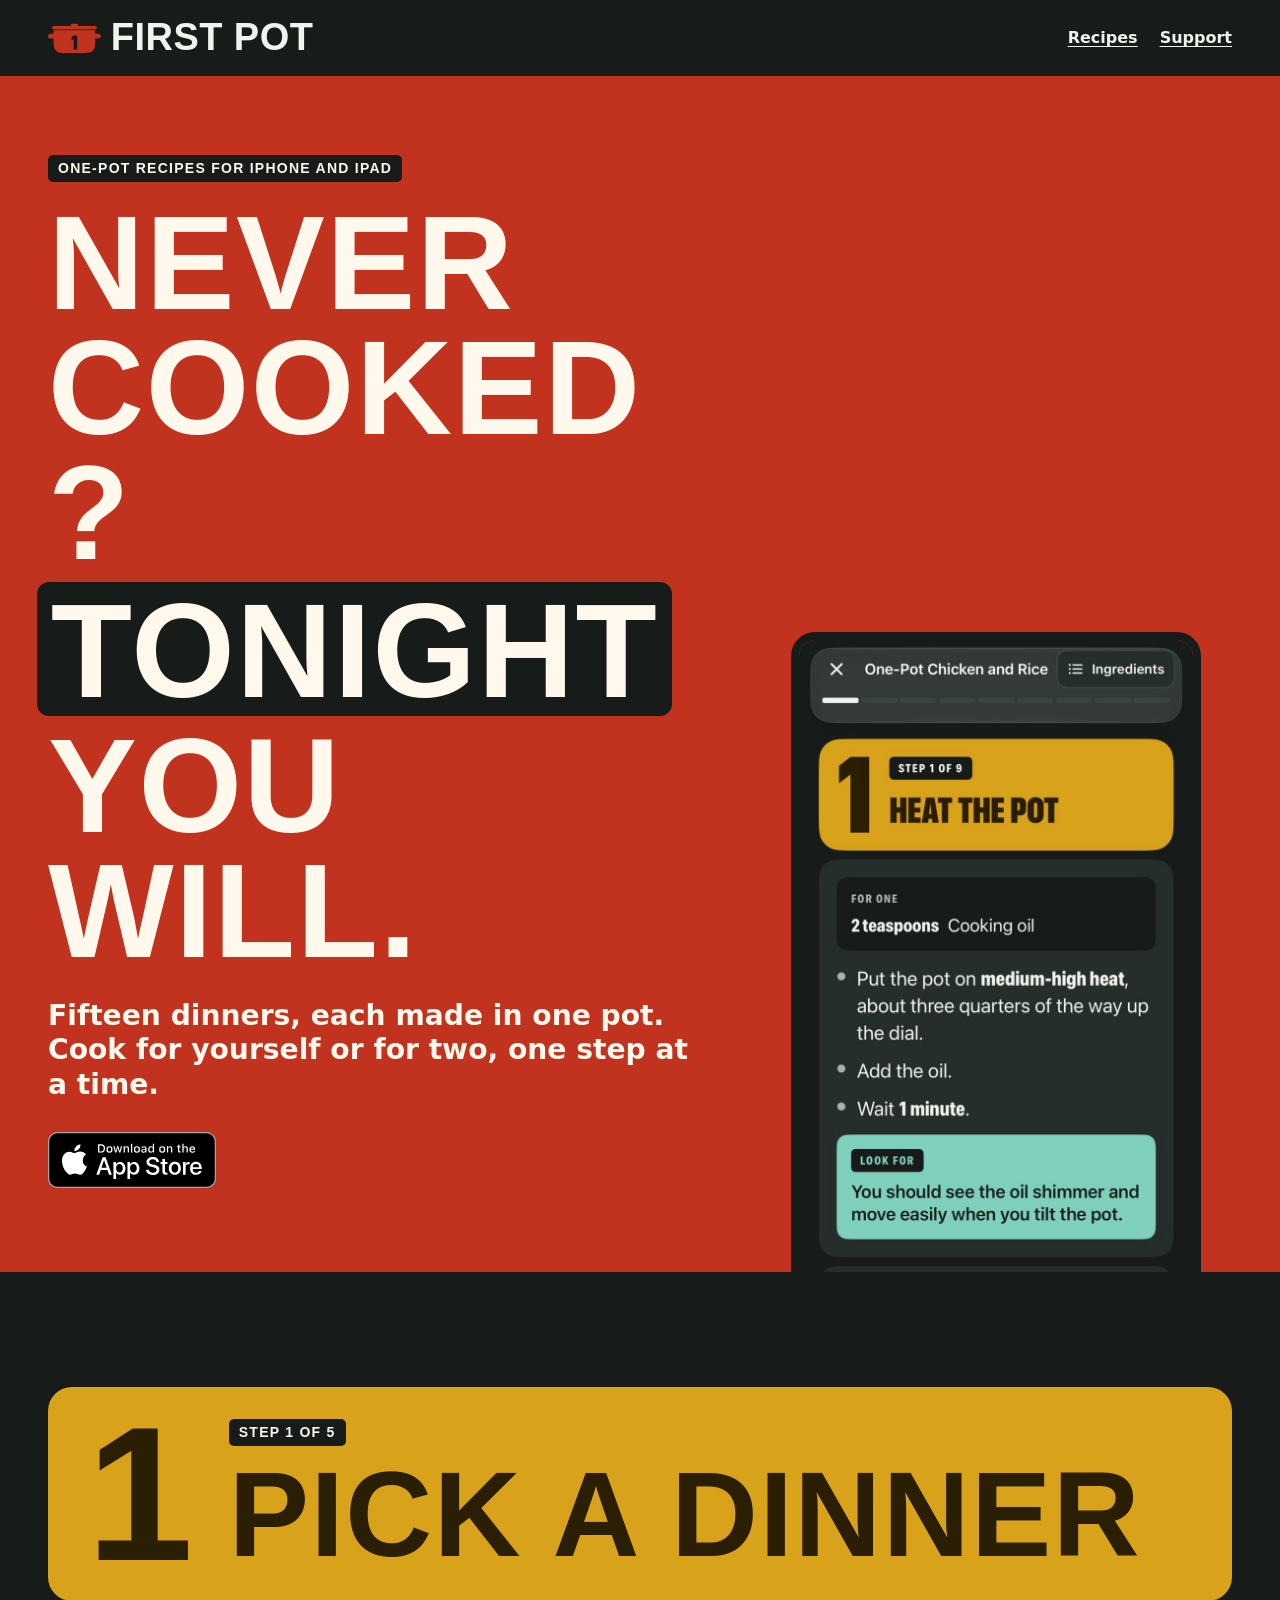
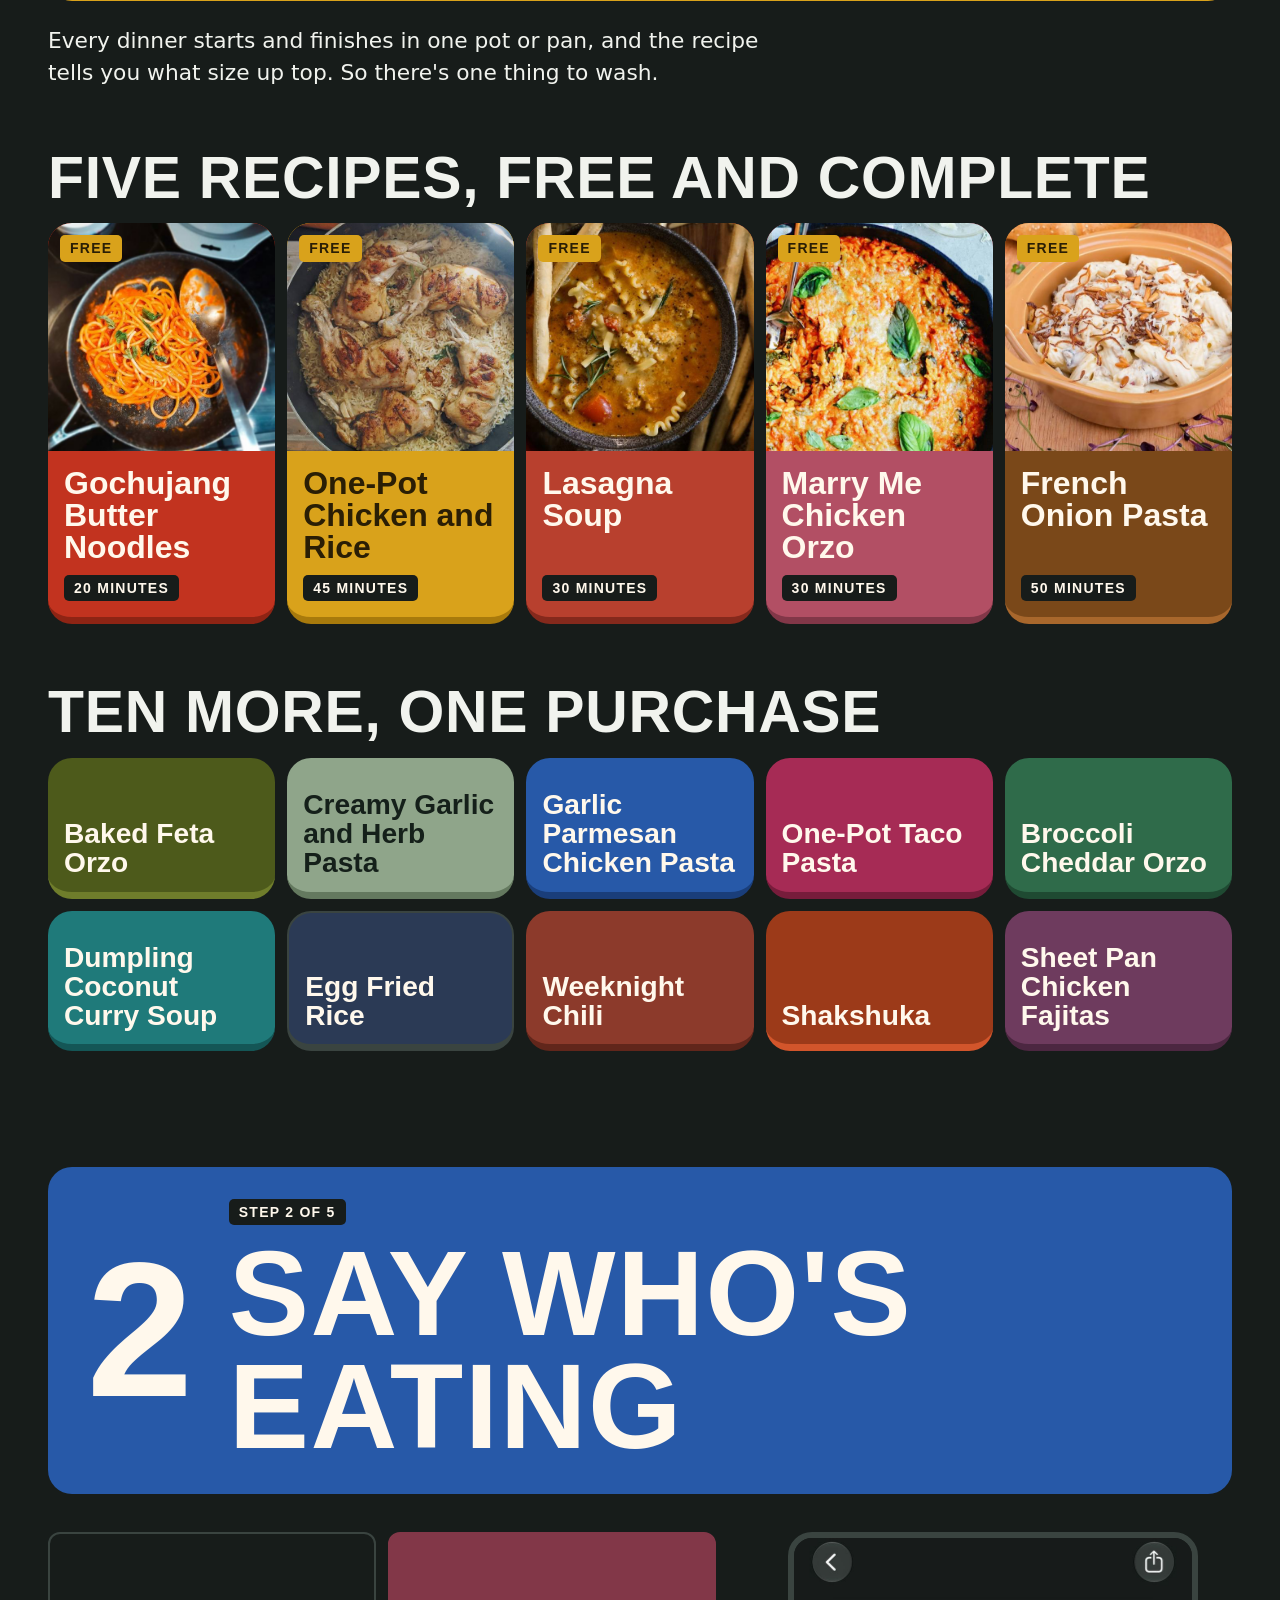
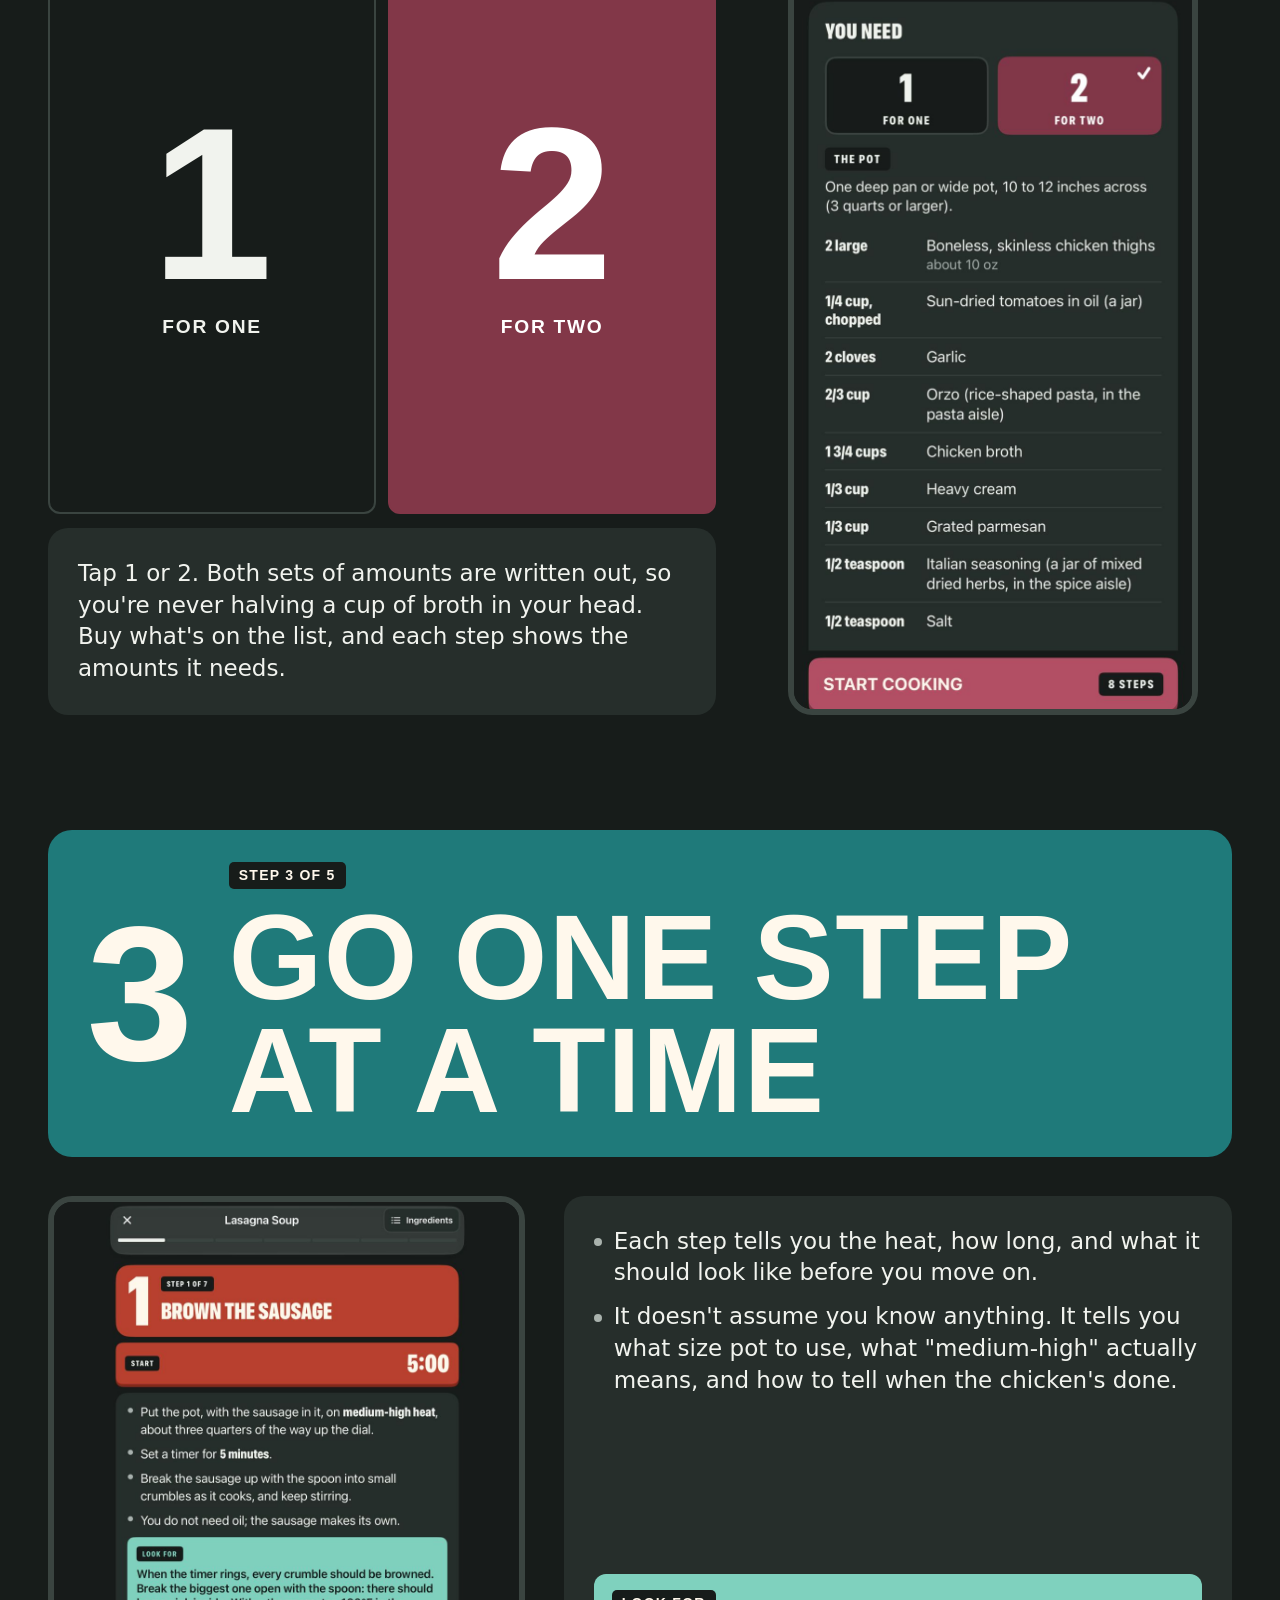
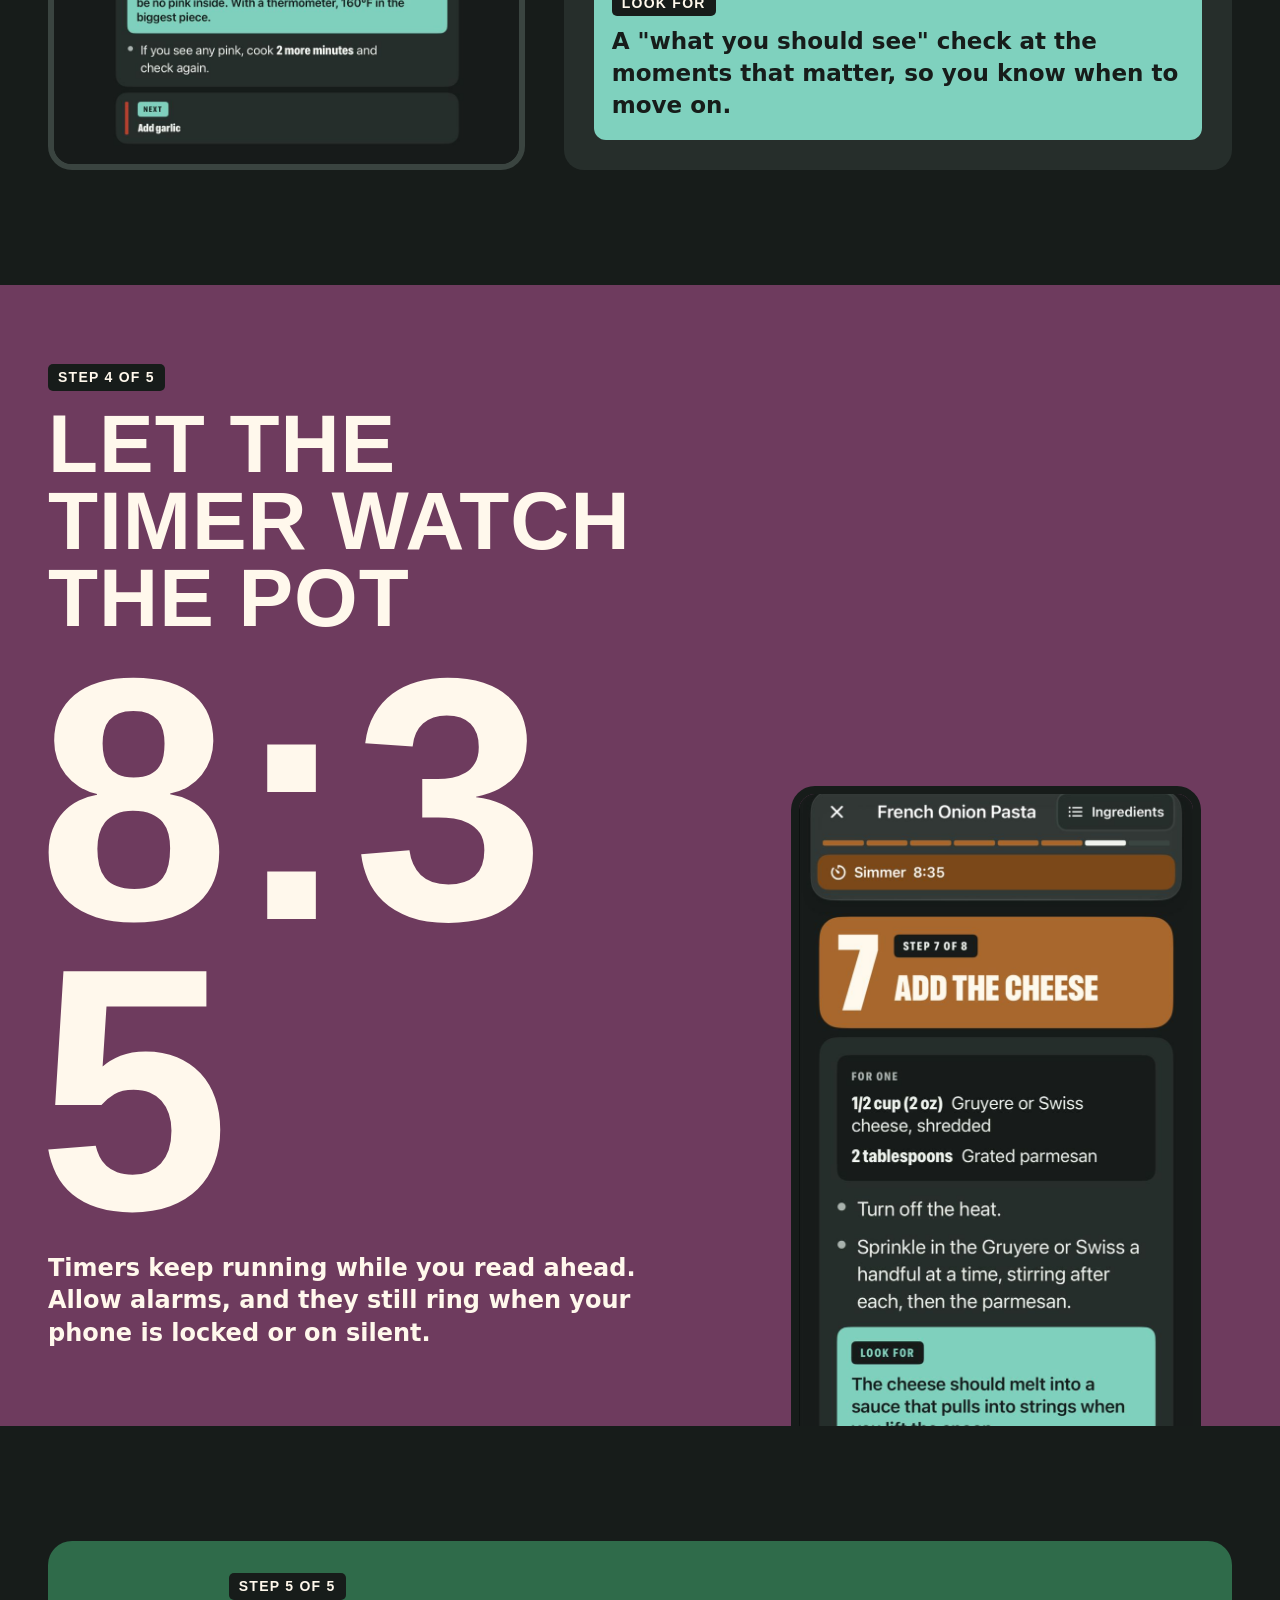
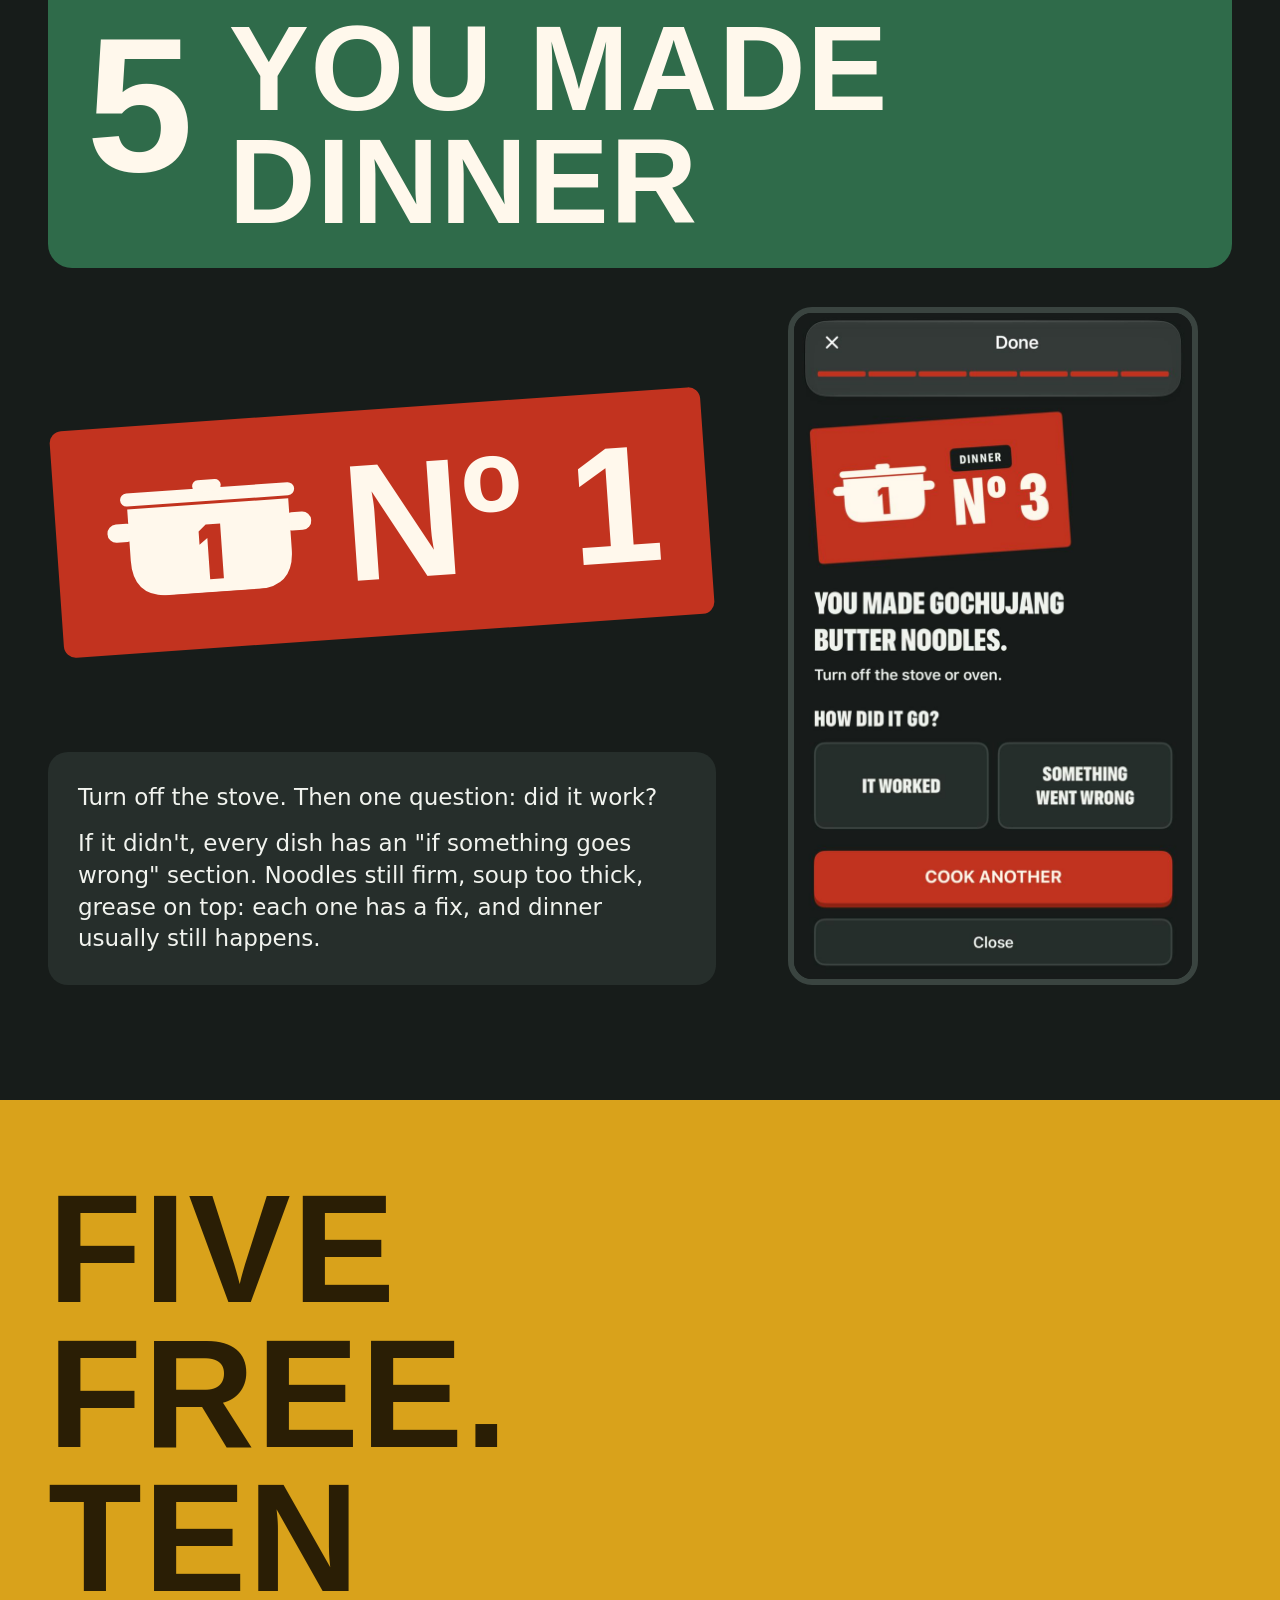
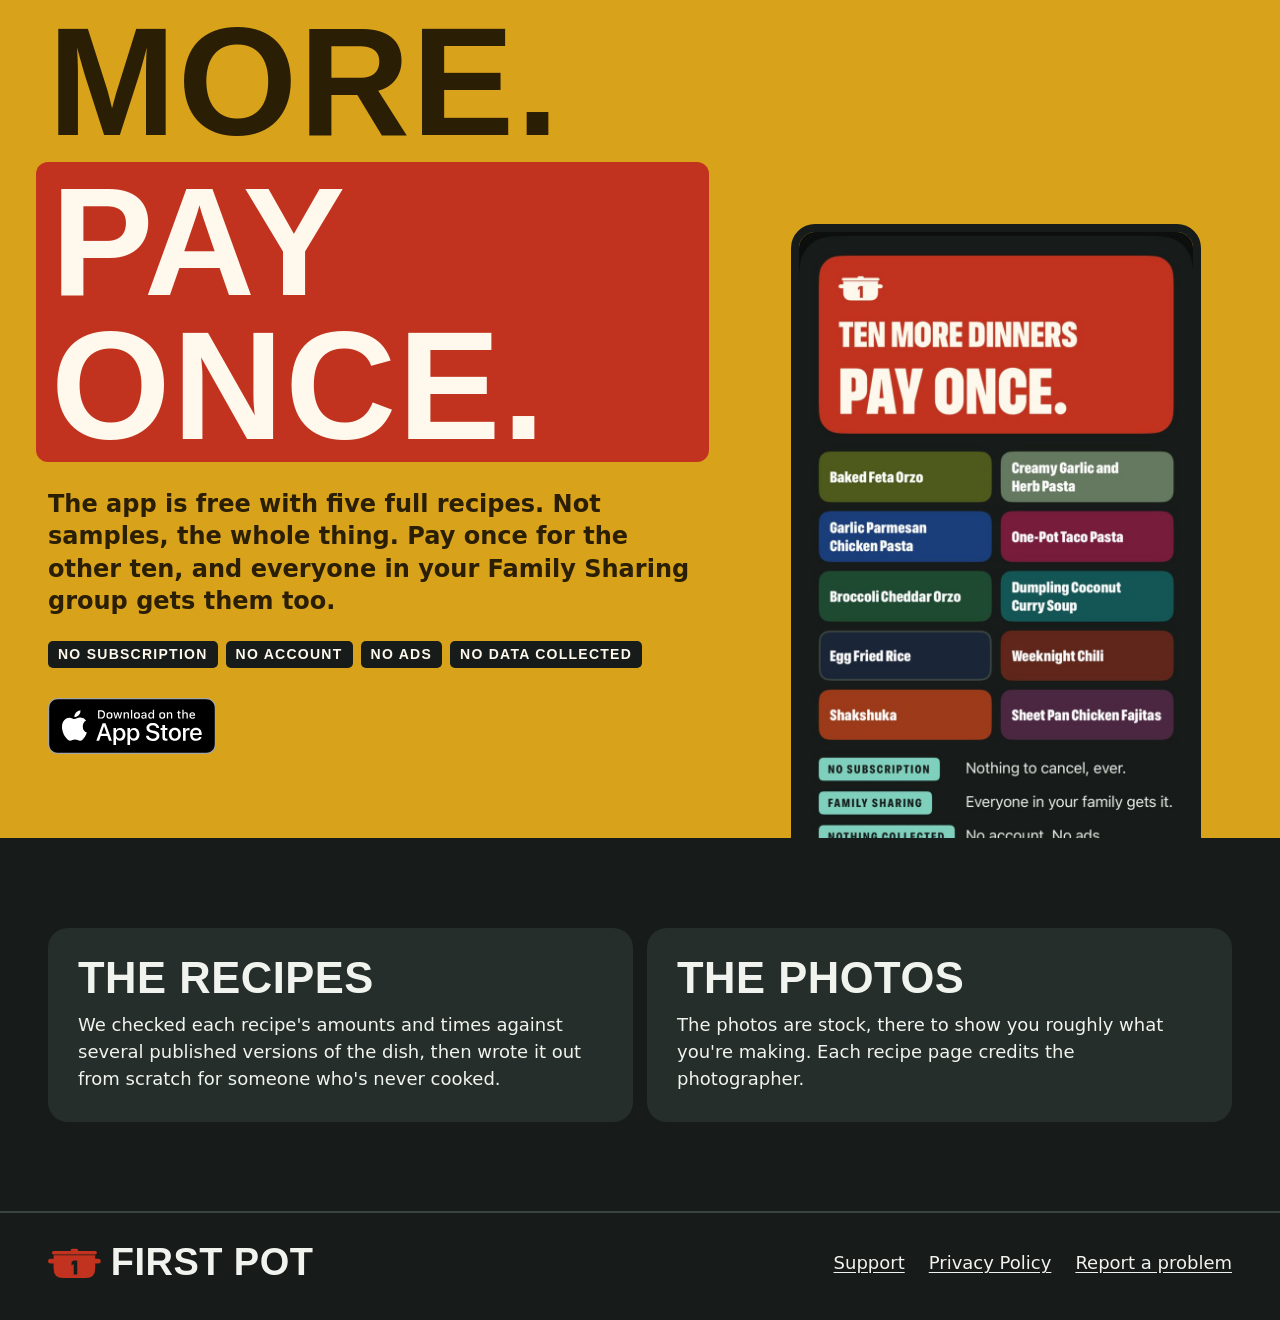
<file: index.html>
<!doctype html>
<html lang="en">
<head>
<meta charset="utf-8">
<meta name="viewport" content="width=device-width, initial-scale=1">
<title>First Pot: One-Pot Recipes for People Who Have Never Cooked</title>
<meta name="description" content="Never cooked? Tonight you will. Fifteen one-pot dinners for iPhone and iPad, for one person or two, shown one step at a time. Five are free. Pay once for the other ten.">
<meta name="theme-color" content="#171C1A">
<link rel="canonical" href="https://amgarcia2235.github.io/firstpot-site/">
<link rel="icon" type="image/png" sizes="32x32" href="favicon-32.png">
<link rel="apple-touch-icon" href="apple-touch-icon.png">
<meta property="og:type" content="website">
<meta property="og:site_name" content="First Pot">
<meta property="og:title" content="First Pot: Never cooked? Tonight you will.">
<meta property="og:description" content="Fifteen one-pot dinners for one person or two, shown one step at a time. Five are free. Pay once for the other ten.">
<meta property="og:url" content="https://amgarcia2235.github.io/firstpot-site/">
<meta property="og:image" content="https://amgarcia2235.github.io/firstpot-site/img/og.jpg">
<meta property="og:image:width" content="1200">
<meta property="og:image:height" content="630">
<meta property="og:image:alt" content="First Pot. Never cooked? Tonight you will.">
<meta name="twitter:card" content="summary_large_image">
<meta name="twitter:title" content="First Pot: Never cooked? Tonight you will.">
<meta name="twitter:description" content="Fifteen one-pot dinners for one person or two, shown one step at a time. Five are free. Pay once for the other ten.">
<meta name="twitter:image" content="https://amgarcia2235.github.io/firstpot-site/img/og.jpg">
<link rel="stylesheet" href="site.css">
</head>
<body>
<a class="skip" href="#main">Skip to content</a>
<header class="bar">
<a class="wordmark" href="index.html" aria-label="First Pot, home"><svg viewBox="0 0 176 100" aria-hidden="true"><rect x="0.2" y="36.1" width="24.6" height="15.7" rx="7.8"/><rect x="151.2" y="36.1" width="24.6" height="15.7" rx="7.8"/><rect x="13.1" y="10.1" width="149.9" height="11.2" rx="5.6"/><rect x="75.7" y="2.9" width="24.6" height="10.1" rx="5"/><path fill-rule="evenodd" d="M18.65 23.94H157.35V68.05Q157.35 100 125.4 100H50.6Q18.65 100 18.65 68.05ZM97.45 41.4V88.6H85.65V53L78.55 58.5V47L85 41.4Z"/></svg><span>First Pot</span></a>
<nav aria-label="Main"><a href="#recipes">Recipes</a><a href="support.html">Support</a></nav>
</header>
<main id="main">

<section class="open">
<div class="open-in">
<div class="open-text">
<p class="stamp">One-pot recipes for iPhone and iPad</p>
<h1><span>Never cooked?</span> <span class="block">Tonight</span> <span>you will.</span></h1>
<p class="lede">Fifteen dinners, each made in one pot. Cook for yourself or for two, one step at a time.</p>
<a class="badge" href="https://apps.apple.com/app/id6834797982"><img src="img/badge-black.svg" width="166" height="56" alt="Download on the App Store"></a>
</div>
<div class="open-shot"><img src="img/screen-step.jpg" width="800" height="1550" fetchpriority="high" alt="A cooking step in First Pot: step 1 of 9, Heat the pot, with the oil to measure, the heat to use, and what you should see before moving on."></div>
</div>
</section>

<section class="step" id="recipes" aria-labelledby="s1">
<header class="slab e-mustard"><span class="num" aria-hidden="true">1</span><div><p class="stamp">Step 1 of 5</p><h2 id="s1">Pick a dinner</h2></div></header>
<p class="intro">Every dinner starts and finishes in one pot or pan, and the recipe tells you what size up top. So there's one thing to wash.</p>
<div class="free">
<!-- recipes:start -->
<h2>Five recipes, free and complete</h2>
<ul>
<li><a href="recipes/gochujang-butter-noodles.html">Gochujang Butter Noodles</a> <span class="muted">20 minutes</span></li>
<li><a href="recipes/one-pot-chicken-and-rice.html">One-Pot Chicken and Rice</a> <span class="muted">45 minutes</span></li>
<li><a href="recipes/lasagna-soup.html">Lasagna Soup</a> <span class="muted">30 minutes</span></li>
<li><a href="recipes/marry-me-chicken-orzo.html">Marry Me Chicken Orzo</a> <span class="muted">30 minutes</span></li>
<li><a href="recipes/french-onion-pasta.html">French Onion Pasta</a> <span class="muted">50 minutes</span></li>
</ul>
<!-- recipes:end -->
</div>
<div class="more">
<h2>Ten more, one purchase</h2>
<ul>
<li class="e-olive">Baked Feta Orzo</li>
<li class="e-sage">Creamy Garlic and Herb Pasta</li>
<li class="e-cobalt">Garlic Parmesan Chicken Pasta</li>
<li class="e-berry">One-Pot Taco Pasta</li>
<li class="e-forest">Broccoli Cheddar Orzo</li>
<li class="e-teal">Dumpling Coconut Curry Soup</li>
<li class="e-ink">Egg Fried Rice</li>
<li class="e-brick">Weeknight Chili</li>
<li class="e-paprika">Shakshuka</li>
<li class="e-plum">Sheet Pan Chicken Fajitas</li>
</ul>
</div>
</section>

<section class="step" aria-labelledby="s2">
<header class="slab e-cobalt"><span class="num" aria-hidden="true">2</span><div><p class="stamp">Step 2 of 5</p><h2 id="s2">Say who's eating</h2></div></header>
<div class="work">
<div class="words">
<div class="tiles" aria-hidden="true"><div class="tile"><b>1</b><span>For one</span></div><div class="tile on"><b>2</b><span>For two</span></div></div>
<div class="panel"><p>Tap 1 or 2. Both sets of amounts are written out, so you're never halving a cup of broth in your head. Buy what's on the list, and each step shows the amounts it needs.</p></div>
</div>
<div class="shot"><img src="img/screen-servings.jpg" width="800" height="1550" loading="lazy" alt="The You need screen: a choice of for one or for two above the pot size and a list of ingredients with their amounts."></div>
</div>
</section>

<section class="step" aria-labelledby="s3">
<header class="slab e-teal"><span class="num" aria-hidden="true">3</span><div><p class="stamp">Step 3 of 5</p><h2 id="s3">Go one step at a time</h2></div></header>
<div class="work flip">
<div class="words">
<div class="panel">
<ul class="lines">
<li>Each step tells you the heat, how long, and what it should look like before you move on.</li>
<li>It doesn't assume you know anything. It tells you what size pot to use, what "medium-high" actually means, and how to tell when the chicken's done.</li>
</ul>
<div class="look"><span class="stamp">Look for</span>A "what you should see" check at the moments that matter, so you know when to move on.</div>
</div>
</div>
<div class="shot wide"><img src="img/screen-ipad.jpg" width="1000" height="1208" loading="lazy" alt="First Pot on iPad: step 1 of 7, Brown the sausage, with a five-minute timer, plain instructions and a Look for panel."></div>
</div>
</section>

<section class="field" aria-labelledby="s4">
<div class="field-in">
<div class="field-text">
<p class="stamp">Step 4 of 5</p>
<h2 id="s4">Let the timer watch the pot</h2>
<p class="clock" aria-hidden="true">8:35</p>
<p class="say">Timers keep running while you read ahead. Allow alarms, and they still ring when your phone is locked or on silent.</p>
</div>
<div class="field-shot"><img src="img/screen-timer.jpg" width="800" height="1517" loading="lazy" alt="Step 7 of 8, Add the cheese, with a simmer timer still running at the top of the screen."></div>
</div>
</section>

<section class="step" aria-labelledby="s5">
<header class="slab e-forest"><span class="num" aria-hidden="true">5</span><div><p class="stamp">Step 5 of 5</p><h2 id="s5">You made dinner</h2></div></header>
<div class="work">
<div class="words">
<div class="plate" aria-hidden="true"><svg viewBox="0 0 176 100" aria-hidden="true"><rect x="0.2" y="36.1" width="24.6" height="15.7" rx="7.8"/><rect x="151.2" y="36.1" width="24.6" height="15.7" rx="7.8"/><rect x="13.1" y="10.1" width="149.9" height="11.2" rx="5.6"/><rect x="75.7" y="2.9" width="24.6" height="10.1" rx="5"/><path fill-rule="evenodd" d="M18.65 23.94H157.35V68.05Q157.35 100 125.4 100H50.6Q18.65 100 18.65 68.05ZM97.45 41.4V88.6H85.65V53L78.55 58.5V47L85 41.4Z"/></svg><b>N&ordm; 1</b></div>
<div class="panel"><p>Turn off the stove. Then one question: did it work?</p><p>If it didn't, every dish has an "if something goes wrong" section. Noodles still firm, soup too thick, grease on top: each one has a fix, and dinner usually still happens.</p></div>
</div>
<div class="shot"><img src="img/screen-finish.jpg" width="800" height="1340" loading="lazy" alt="The finish screen: You made Gochujang Butter Noodles, with the question How did it go, and buttons for It worked and Something went wrong."></div>
</div>
</section>

<section class="deal" aria-labelledby="deal">
<div class="deal-in">
<div class="deal-text">
<h2 id="deal"><span>Five free.</span> <span>Ten more.</span> <span class="block">Pay once.</span></h2>
<p class="say">The app is free with five full recipes. Not samples, the whole thing. Pay once for the other ten, and everyone in your Family Sharing group gets them too.</p>
<ul class="nos"><li class="stamp">No subscription</li><li class="stamp">No account</li><li class="stamp">No ads</li><li class="stamp">No data collected</li></ul>
<a class="badge" href="https://apps.apple.com/app/id6834797982"><img src="img/badge-black.svg" width="166" height="56" loading="lazy" alt="Download on the App Store"></a>
</div>
<div class="deal-shot"><img src="img/screen-paywall.jpg" width="800" height="1550" loading="lazy" alt="The unlock screen: ten more dinners, pay once, with the ten recipes listed."></div>
</div>
</section>

<section class="about" aria-label="About the recipes and photos">
<div class="panel"><h2>The recipes</h2><p>We checked each recipe's amounts and times against several published versions of the dish, then wrote it out from scratch for someone who's never cooked.</p></div>
<div class="panel"><h2>The photos</h2><p>The photos are stock, there to show you roughly what you're making. Each recipe page credits the photographer.</p></div>
</section>

</main>
<footer class="foot"><div class="foot-in">
<a class="wordmark" href="index.html" aria-label="First Pot, home"><svg viewBox="0 0 176 100" aria-hidden="true"><rect x="0.2" y="36.1" width="24.6" height="15.7" rx="7.8"/><rect x="151.2" y="36.1" width="24.6" height="15.7" rx="7.8"/><rect x="13.1" y="10.1" width="149.9" height="11.2" rx="5.6"/><rect x="75.7" y="2.9" width="24.6" height="10.1" rx="5"/><path fill-rule="evenodd" d="M18.65 23.94H157.35V68.05Q157.35 100 125.4 100H50.6Q18.65 100 18.65 68.05ZM97.45 41.4V88.6H85.65V53L78.55 58.5V47L85 41.4Z"/></svg><span>First Pot</span></a>
<nav aria-label="Footer"><a href="support.html">Support</a><a href="privacy.html">Privacy Policy</a><a href="https://github.com/amgarcia2235/firstpot-site/issues">Report a problem</a></nav>
</div></footer>
</body>
</html>
</file>
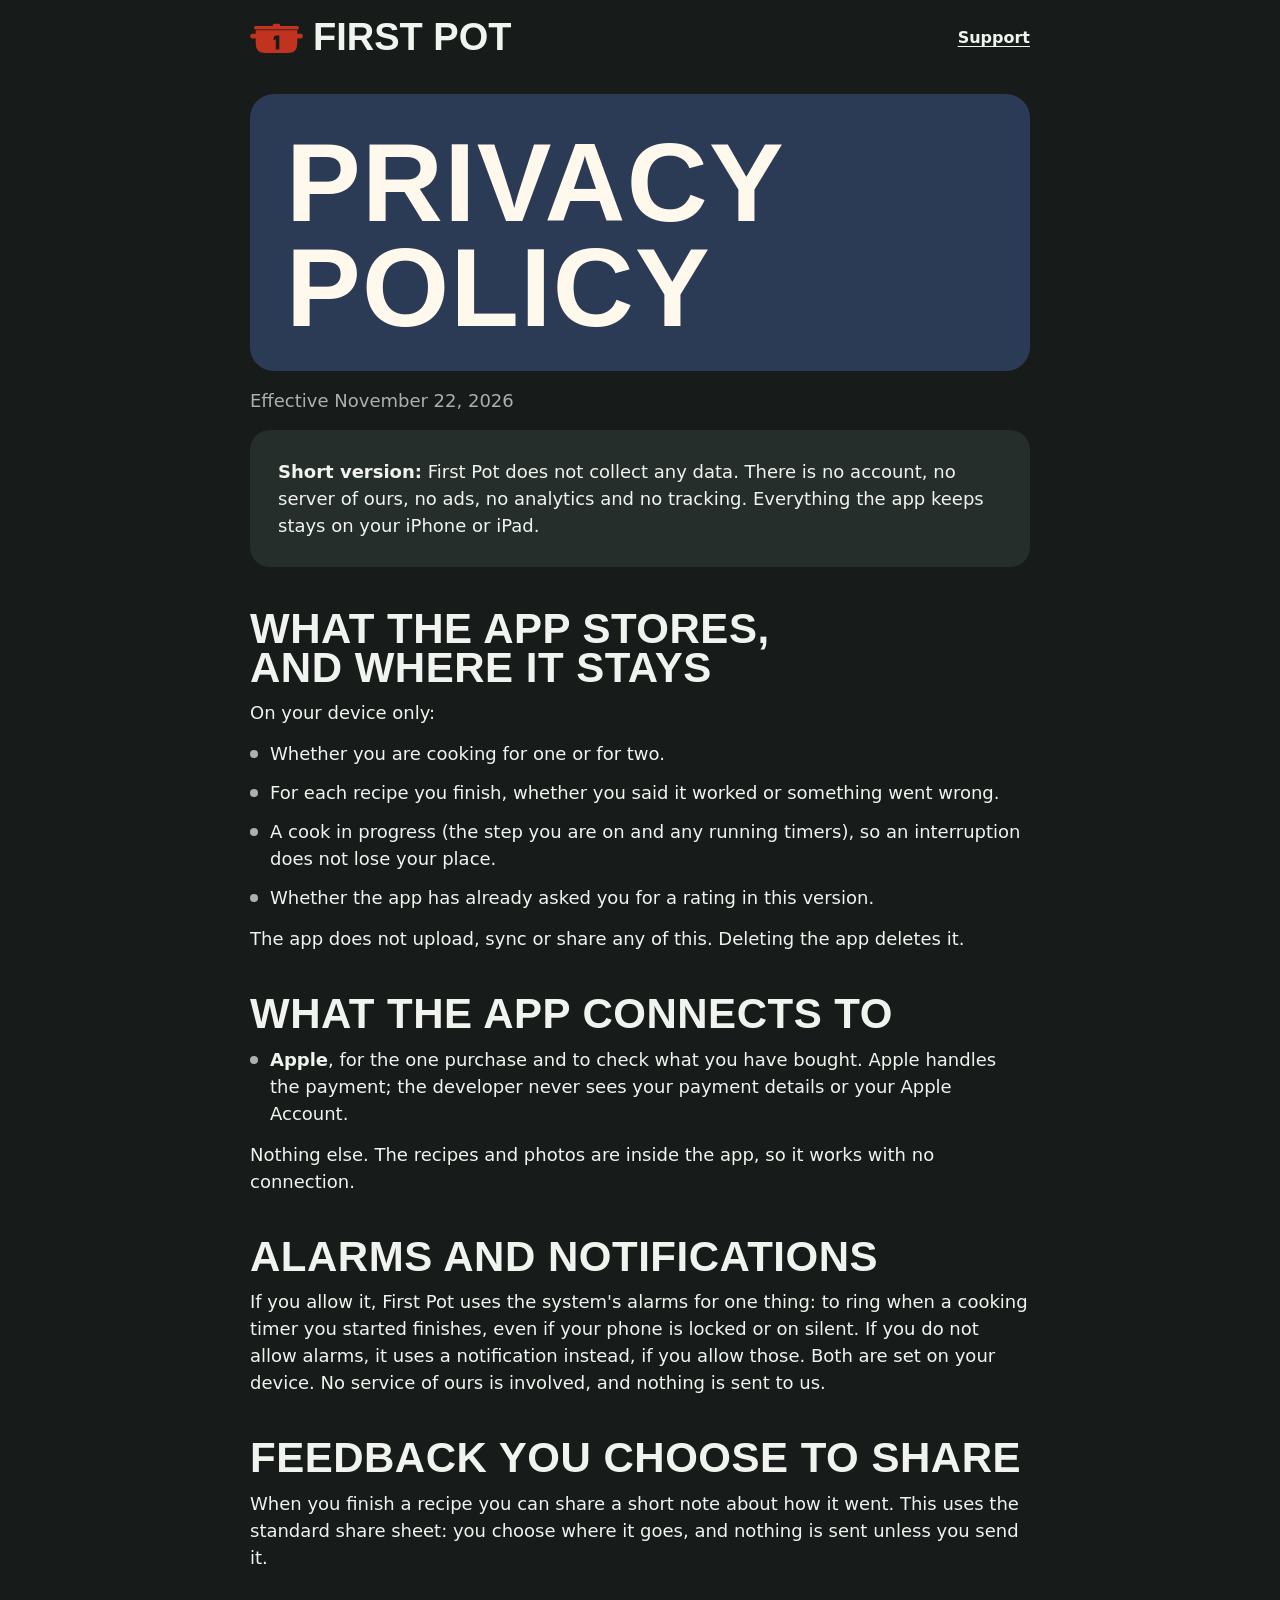
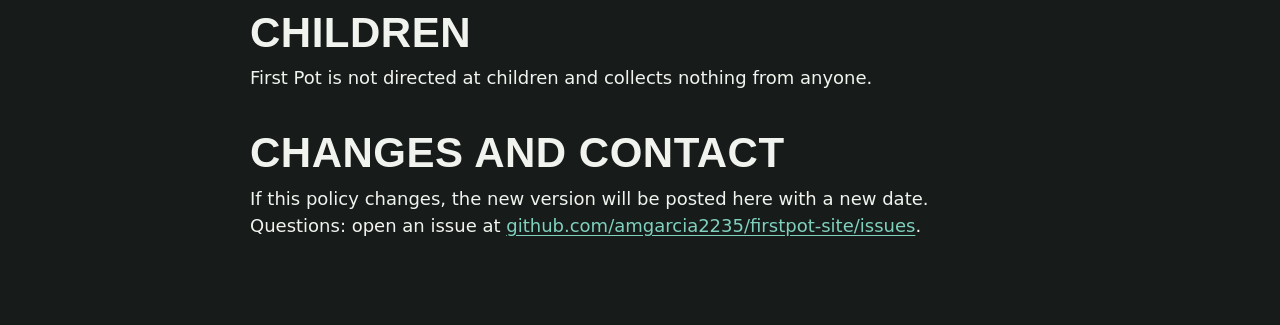
<file: privacy.html>
<!doctype html>
<html lang="en">
<head>
<meta charset="utf-8">
<meta name="viewport" content="width=device-width, initial-scale=1">
<title>First Pot Privacy Policy</title>
<meta name="theme-color" content="#171C1A">
<link rel="canonical" href="https://amgarcia2235.github.io/firstpot-site/privacy.html">
<meta name="description" content="First Pot does not collect any data. There is no account, no ads, no analytics and no tracking.">
<link rel="icon" type="image/png" sizes="32x32" href="favicon-32.png">
<link rel="apple-touch-icon" href="apple-touch-icon.png">
<meta property="og:type" content="website">
<meta property="og:site_name" content="First Pot">
<meta property="og:title" content="First Pot Privacy Policy">
<meta property="og:description" content="First Pot does not collect any data. There is no account, no ads, no analytics and no tracking.">
<meta property="og:url" content="https://amgarcia2235.github.io/firstpot-site/privacy.html">
<meta property="og:image" content="https://amgarcia2235.github.io/firstpot-site/img/og.jpg">
<meta name="twitter:card" content="summary_large_image">
<meta name="twitter:title" content="First Pot Privacy Policy">
<meta name="twitter:description" content="First Pot does not collect any data. There is no account, no ads, no analytics and no tracking.">
<meta name="twitter:image" content="https://amgarcia2235.github.io/firstpot-site/img/og.jpg">
<link rel="stylesheet" href="site.css">
</head>
<body class="doc privacy">
<a class="skip" href="#main">Skip to content</a>
<main id="main">
<nav><a href="index.html">First Pot</a><a href="support.html">Support</a></nav>
<h1>Privacy Policy</h1>
<p class="muted">Effective November 22, 2026</p>

<div class="card">
<p><strong>Short version:</strong> First Pot does not collect any data. There is no account, no server of ours, no ads, no analytics and no tracking. Everything the app keeps stays on your iPhone or iPad.</p>
</div>

<h2>What the app stores, and where it stays</h2>
<p>On your device only:</p>
<ul>
<li>Whether you are cooking for one or for two.</li>
<li>For each recipe you finish, whether you said it worked or something went wrong.</li>
<li>A cook in progress (the step you are on and any running timers), so an interruption does not lose your place.</li>
<li>Whether the app has already asked you for a rating in this version.</li>
</ul>
<p>The app does not upload, sync or share any of this. Deleting the app deletes it.</p>

<h2>What the app connects to</h2>
<ul>
<li><strong>Apple</strong>, for the one purchase and to check what you have bought. Apple handles the payment; the developer never sees your payment details or your Apple Account.</li>
</ul>
<p>Nothing else. The recipes and photos are inside the app, so it works with no connection.</p>

<h2>Alarms and notifications</h2>
<p>If you allow it, First Pot uses the system's alarms for one thing: to ring when a cooking timer you started finishes, even if your phone is locked or on silent. If you do not allow alarms, it uses a notification instead, if you allow those. Both are set on your device. No service of ours is involved, and nothing is sent to us.</p>

<h2>Feedback you choose to share</h2>
<p>When you finish a recipe you can share a short note about how it went. This uses the standard share sheet: you choose where it goes, and nothing is sent unless you send it.</p>

<h2>Children</h2>
<p>First Pot is not directed at children and collects nothing from anyone.</p>

<h2>Changes and contact</h2>
<p>If this policy changes, the new version will be posted here with a new date. Questions: open an issue at <a href="https://github.com/amgarcia2235/firstpot-site/issues">github.com/amgarcia2235/firstpot-site/issues</a>.</p>
</main>
</body>
</html>
</file>
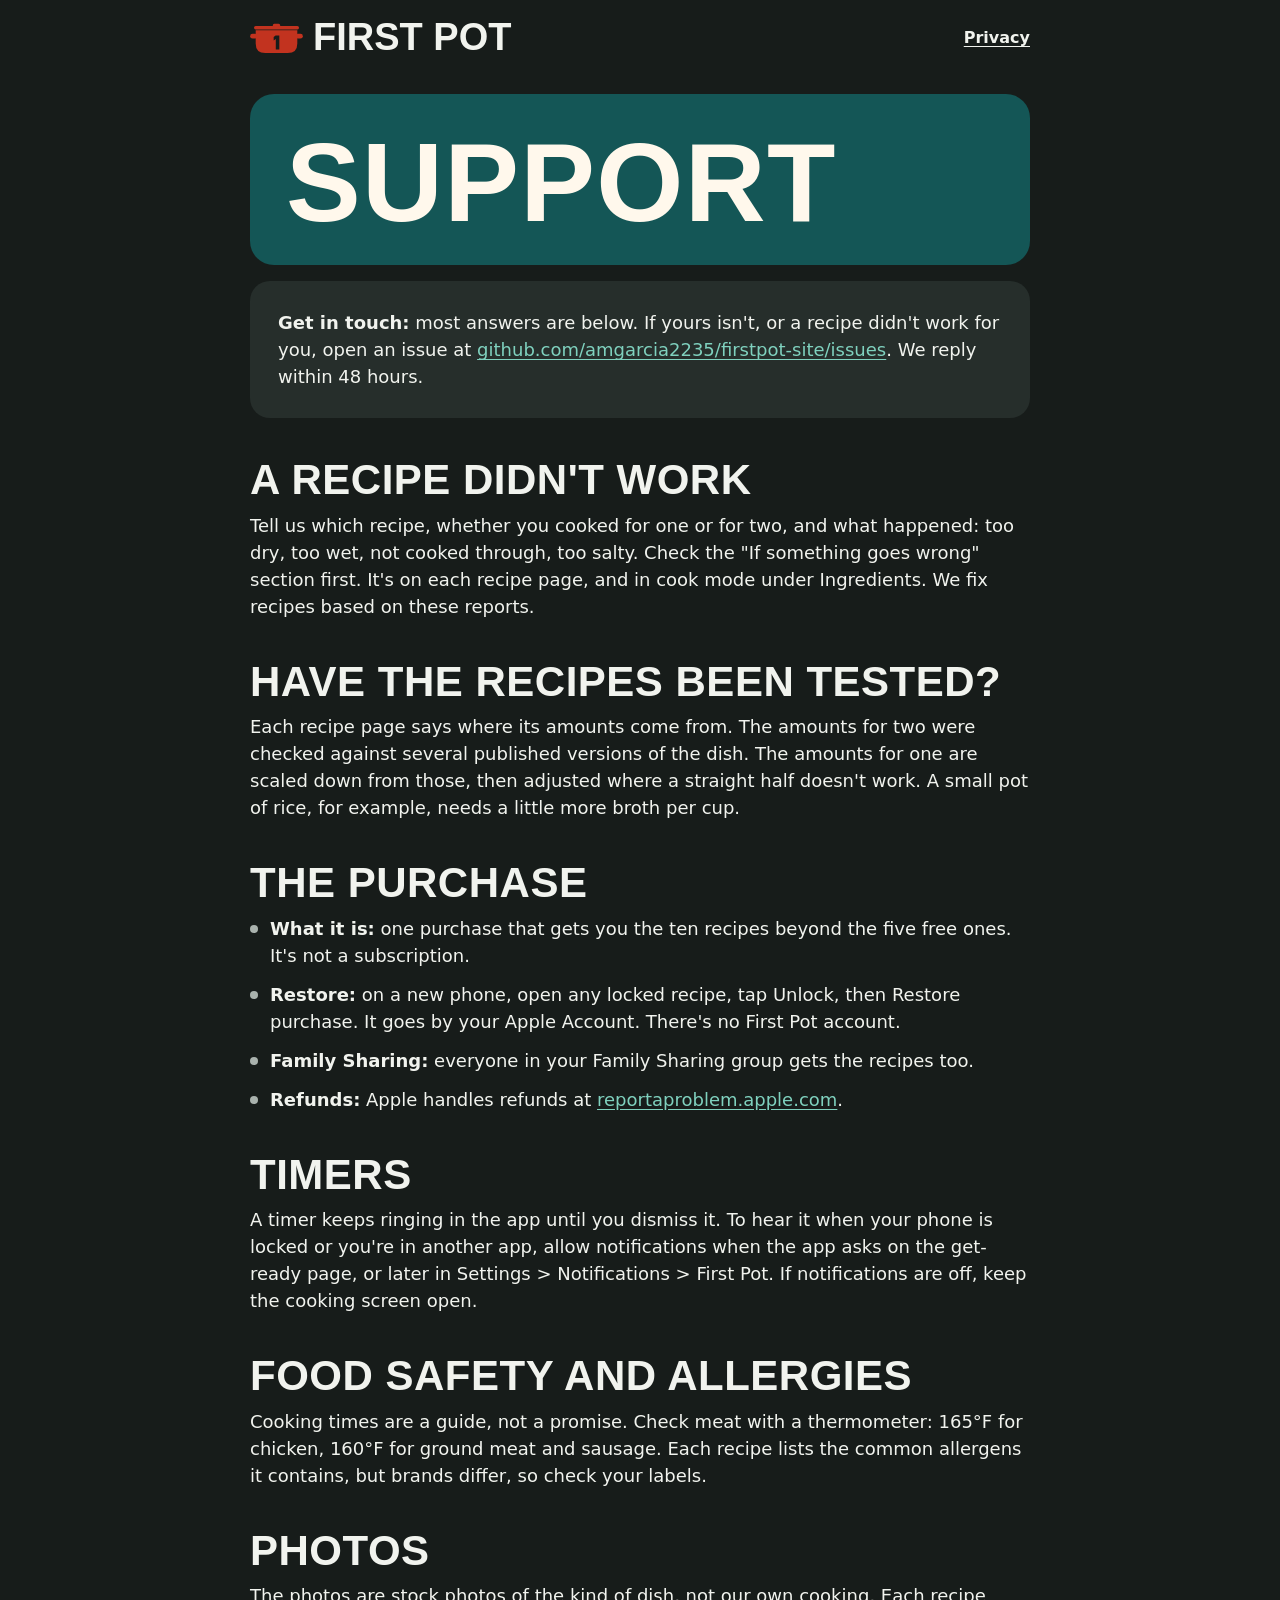
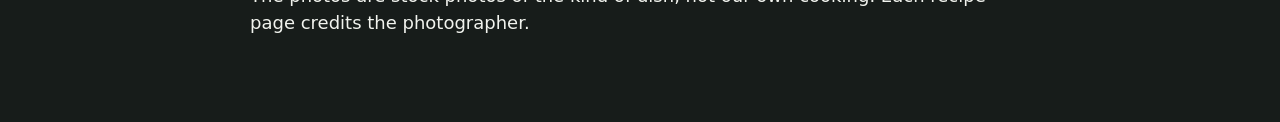
<file: support.html>
<!doctype html>
<html lang="en">
<head>
<meta charset="utf-8">
<meta name="viewport" content="width=device-width, initial-scale=1">
<title>First Pot Support</title>
<meta name="theme-color" content="#171C1A">
<link rel="canonical" href="https://amgarcia2235.github.io/firstpot-site/support.html">
<meta name="description" content="Help with First Pot: recipes, the purchase, timers, food safety and allergies.">
<link rel="icon" type="image/png" sizes="32x32" href="favicon-32.png">
<link rel="apple-touch-icon" href="apple-touch-icon.png">
<meta property="og:type" content="website">
<meta property="og:site_name" content="First Pot">
<meta property="og:title" content="First Pot Support">
<meta property="og:description" content="Help with First Pot: recipes, the purchase, timers, food safety and allergies.">
<meta property="og:url" content="https://amgarcia2235.github.io/firstpot-site/support.html">
<meta property="og:image" content="https://amgarcia2235.github.io/firstpot-site/img/og.jpg">
<meta name="twitter:card" content="summary_large_image">
<meta name="twitter:title" content="First Pot Support">
<meta name="twitter:description" content="Help with First Pot: recipes, the purchase, timers, food safety and allergies.">
<meta name="twitter:image" content="https://amgarcia2235.github.io/firstpot-site/img/og.jpg">
<link rel="stylesheet" href="site.css">
</head>
<body class="doc support">
<a class="skip" href="#main">Skip to content</a>
<main id="main">
<nav><a href="index.html">First Pot</a><a href="privacy.html">Privacy</a></nav>
<h1>Support</h1>
<div class="card">
<p><strong>Get in touch:</strong> most answers are below. If yours isn't, or a recipe didn't work for you, open an issue at <a href="https://github.com/amgarcia2235/firstpot-site/issues">github.com/amgarcia2235/firstpot-site/issues</a>. We reply within 48 hours.</p>
</div>

<h2>A recipe didn't work</h2>
<p>Tell us which recipe, whether you cooked for one or for two, and what happened: too dry, too wet, not cooked through, too salty. Check the "If something goes wrong" section first. It's on each recipe page, and in cook mode under Ingredients. We fix recipes based on these reports.</p>

<h2>Have the recipes been tested?</h2>
<p>Each recipe page says where its amounts come from. The amounts for two were checked against several published versions of the dish. The amounts for one are scaled down from those, then adjusted where a straight half doesn't work. A small pot of rice, for example, needs a little more broth per cup.</p>

<h2>The purchase</h2>
<ul>
<li><strong>What it is:</strong> one purchase that gets you the ten recipes beyond the five free ones. It's not a subscription.</li>
<li><strong>Restore:</strong> on a new phone, open any locked recipe, tap Unlock, then Restore purchase. It goes by your Apple Account. There's no First Pot account.</li>
<li><strong>Family Sharing:</strong> everyone in your Family Sharing group gets the recipes too.</li>
<li><strong>Refunds:</strong> Apple handles refunds at <a href="https://reportaproblem.apple.com">reportaproblem.apple.com</a>.</li>
</ul>

<h2>Timers</h2>
<p>A timer keeps ringing in the app until you dismiss it. To hear it when your phone is locked or you're in another app, allow notifications when the app asks on the get-ready page, or later in Settings &gt; Notifications &gt; First Pot. If notifications are off, keep the cooking screen open.</p>

<h2>Food safety and allergies</h2>
<p>Cooking times are a guide, not a promise. Check meat with a thermometer: 165&deg;F for chicken, 160&deg;F for ground meat and sausage. Each recipe lists the common allergens it contains, but brands differ, so check your labels.</p>

<h2>Photos</h2>
<p>The photos are stock photos of the kind of dish, not our own cooking. Each recipe page credits the photographer.</p>
</main>
</body>
</html>
</file>
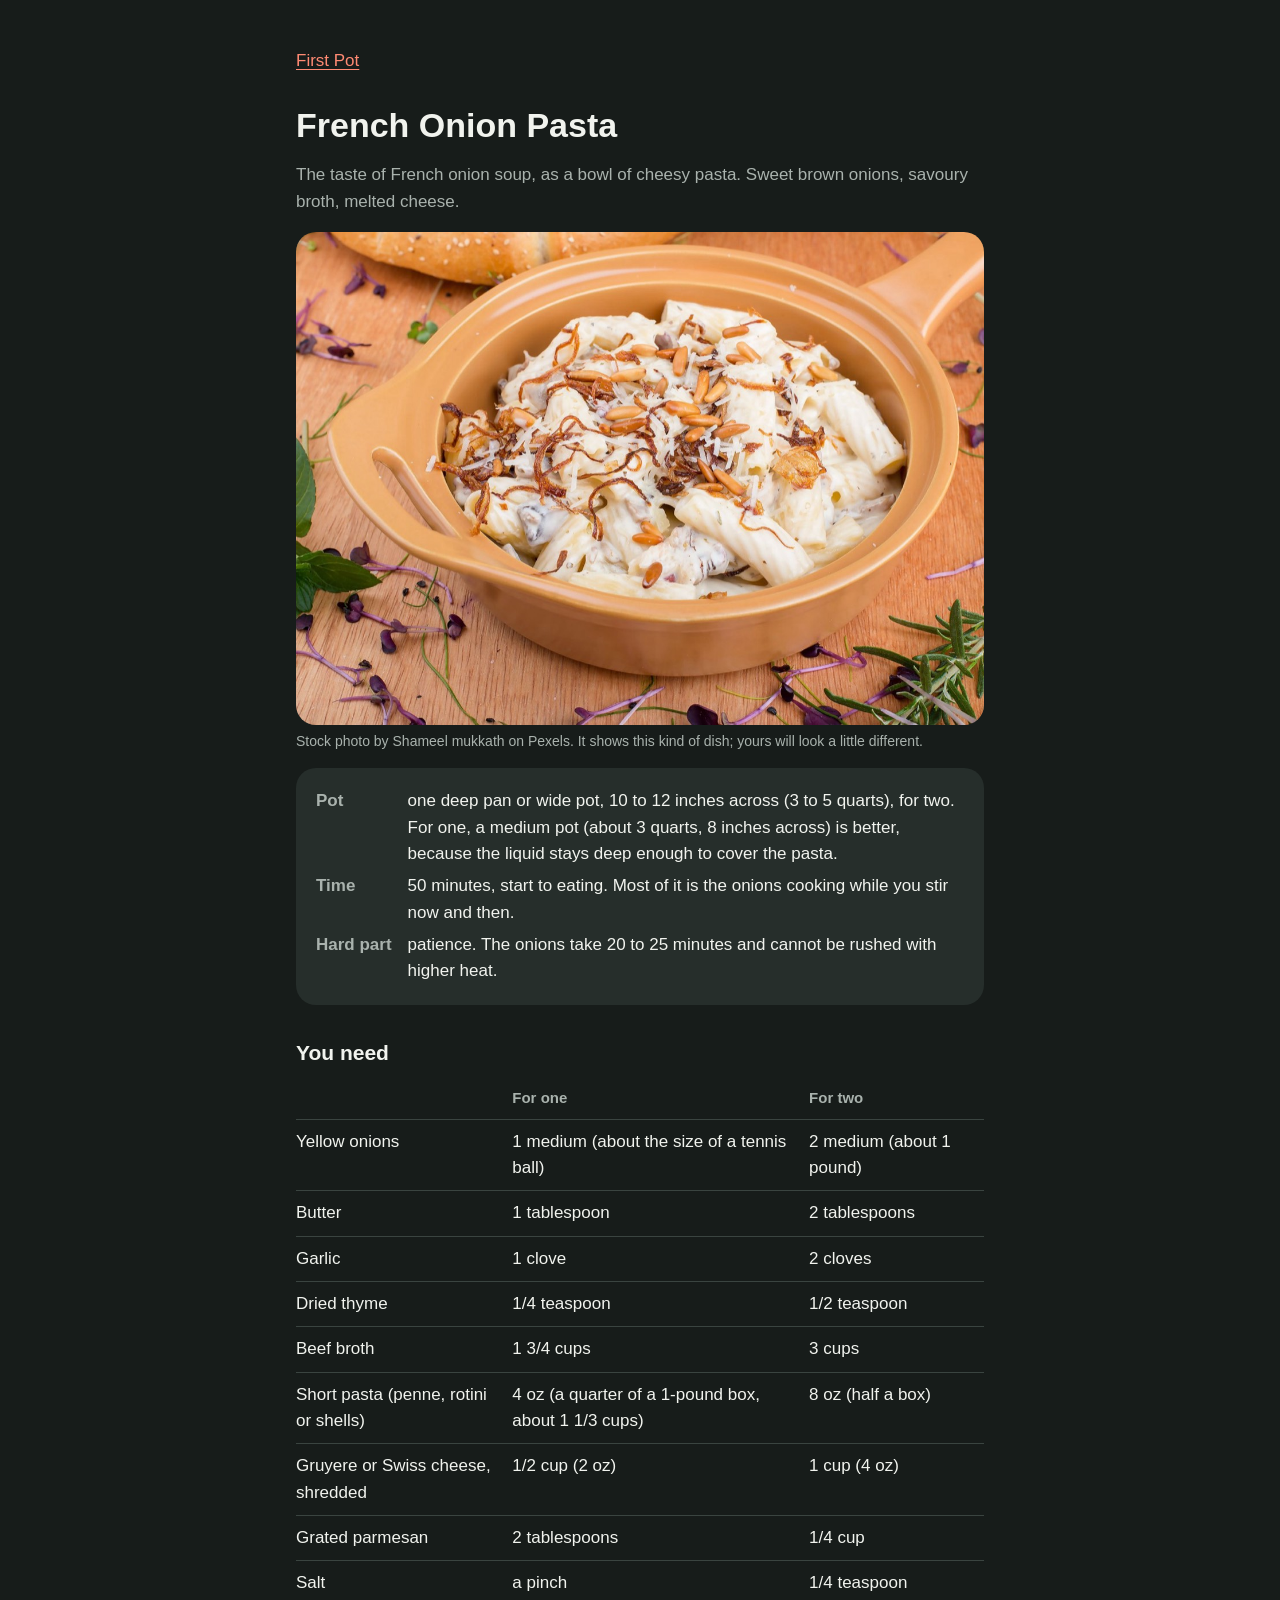
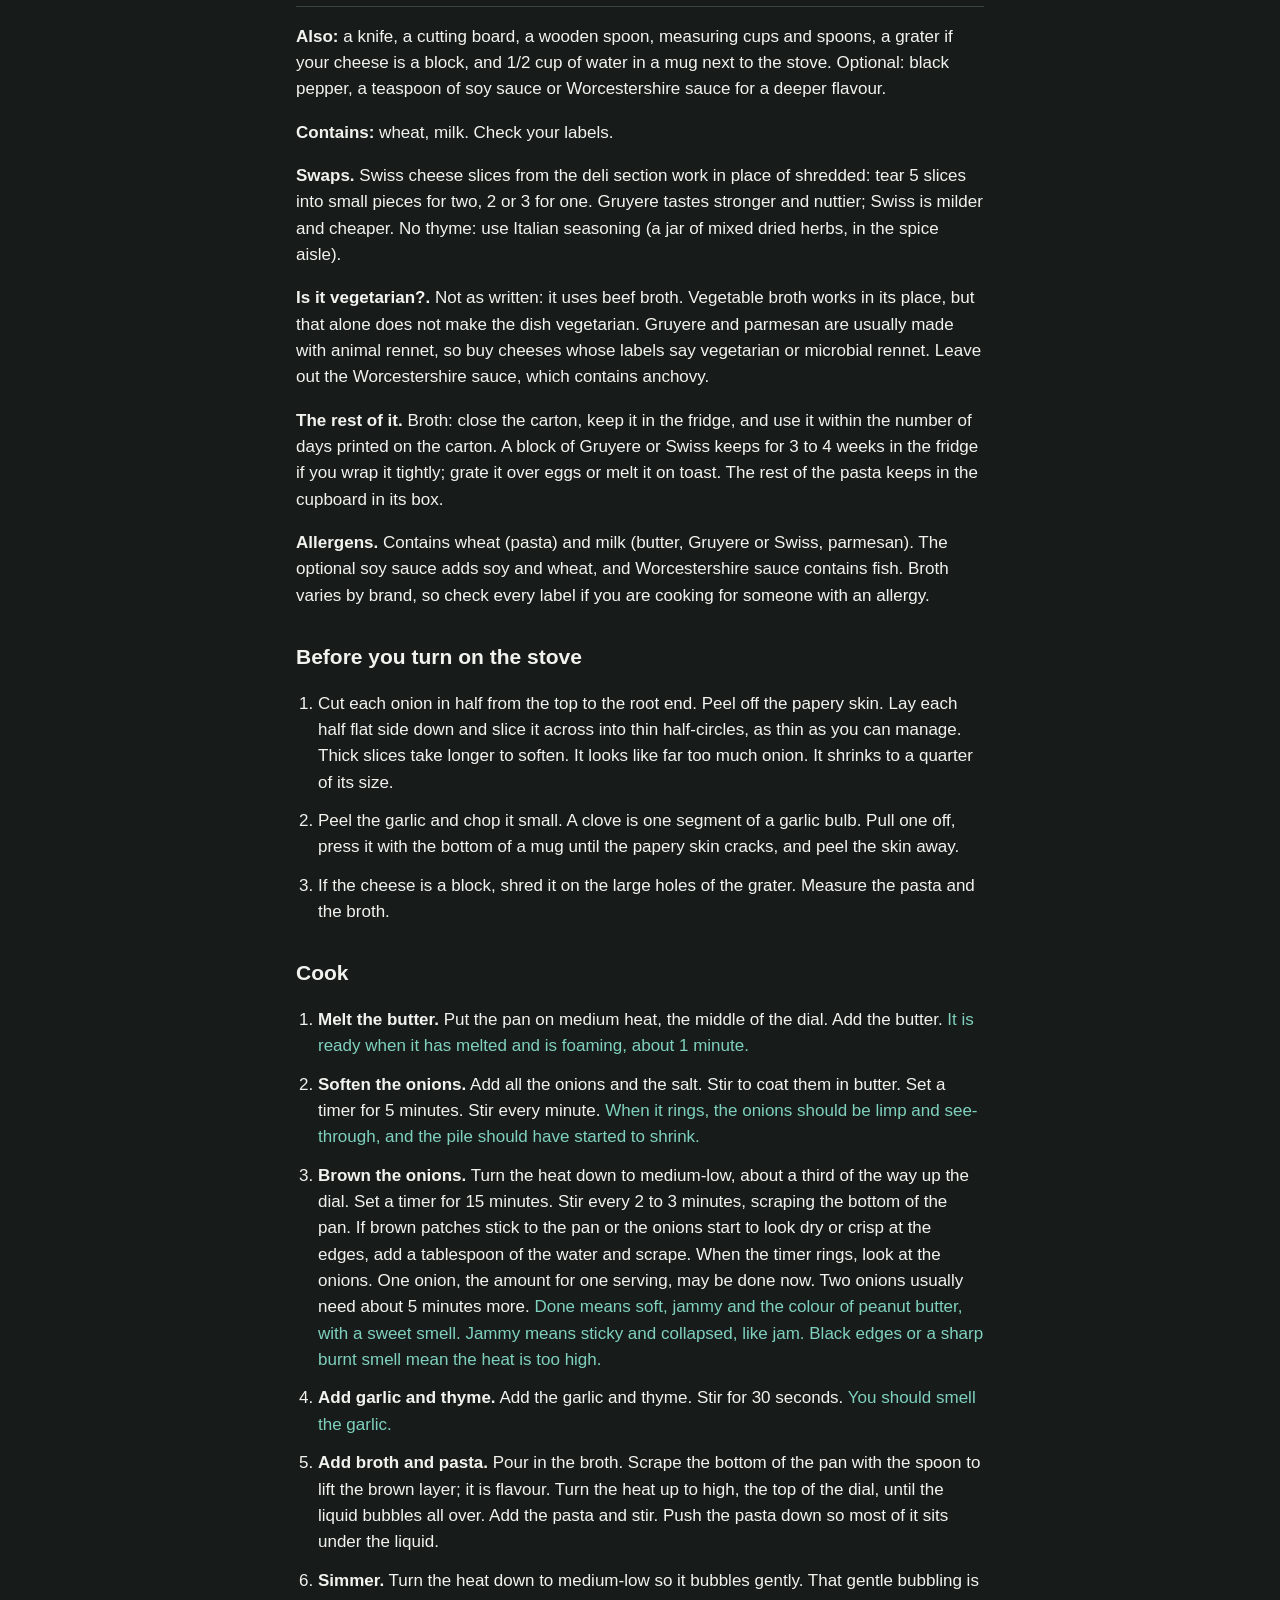
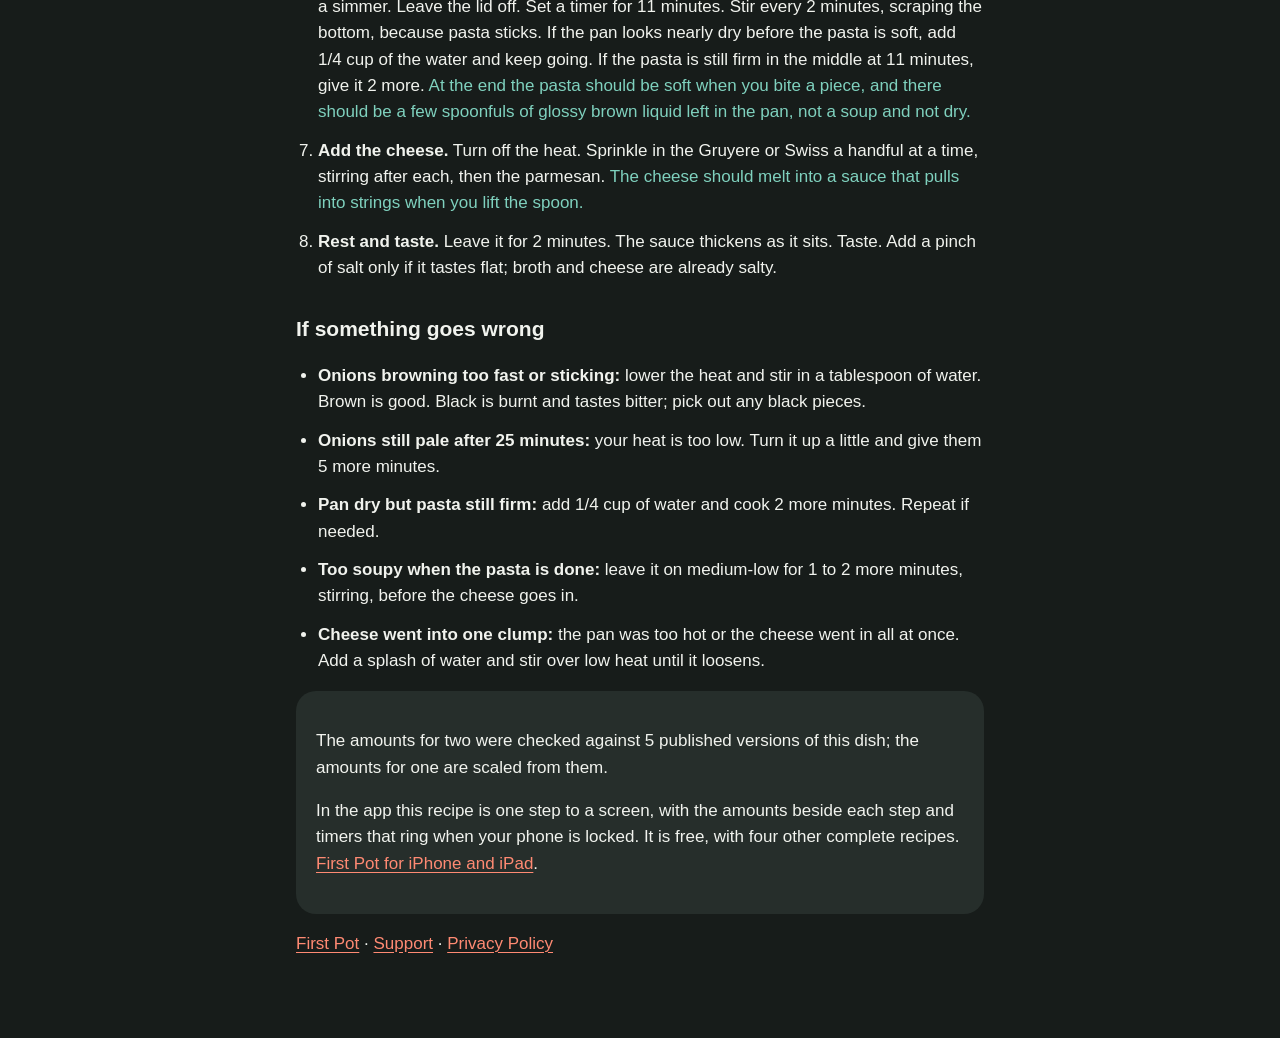
<file: recipes/french-onion-pasta.html>
<!doctype html>
<html lang="en">
<head>
<meta charset="utf-8">
<meta name="viewport" content="width=device-width, initial-scale=1">
<title>French Onion Pasta for one or two, in one pot | First Pot</title>
<meta name="description" content="The taste of French onion soup, as a bowl of cheesy pasta. Sweet brown onions, savoury broth, melted cheese. One pot, 50 minutes, written for one person and for two, for people who have never cooked.">
<link rel="canonical" href="https://amgarcia2235.github.io/firstpot-site/recipes/french-onion-pasta.html">
<link rel="stylesheet" href="../style.css">
<script type="application/ld+json">
{
 "@context": "https://schema.org",
 "@type": "Recipe",
 "name": "French Onion Pasta",
 "description": "The taste of French onion soup, as a bowl of cheesy pasta. Sweet brown onions, savoury broth, melted cheese.",
 "totalTime": "PT50M",
 "recipeYield": "1 serving",
 "recipeCategory": "Dinner",
 "keywords": "one pot, for one, for two, beginner, vegetarian with swaps",
 "recipeIngredient": [
  "1 medium (about the size of a tennis ball) Yellow onions",
  "1 tablespoon Butter",
  "1 clove Garlic",
  "1/4 teaspoon Dried thyme",
  "1 3/4 cups Beef broth",
  "4 oz (a quarter of a 1-pound box, about 1 1/3 cups) Short pasta",
  "1/2 cup (2 oz) Gruyere or Swiss cheese, shredded",
  "2 tablespoons Grated parmesan",
  "a pinch Salt"
 ],
 "recipeInstructions": [
  {
   "@type": "HowToStep",
   "name": "Get ready 1",
   "text": "Cut each onion in half from the top to the root end. Peel off the papery skin. Lay each half flat side down and slice it across into thin half-circles, as thin as you can manage. Thick slices take longer to soften. It looks like far too much onion. It shrinks to a quarter of its size."
  },
  {
   "@type": "HowToStep",
   "name": "Get ready 2",
   "text": "Peel the garlic and chop it small. A clove is one segment of a garlic bulb. Pull one off, press it with the bottom of a mug until the papery skin cracks, and peel the skin away."
  },
  {
   "@type": "HowToStep",
   "name": "Get ready 3",
   "text": "If the cheese is a block, shred it on the large holes of the grater. Measure the pasta and the broth."
  },
  {
   "@type": "HowToStep",
   "name": "Melt the butter",
   "text": "Put the pan on medium heat, the middle of the dial. Add the butter. It is ready when it has melted and is foaming, about 1 minute."
  },
  {
   "@type": "HowToStep",
   "name": "Soften the onions",
   "text": "Add all the onions and the salt. Stir to coat them in butter. Set a timer for 5 minutes. Stir every minute. When it rings, the onions should be limp and see-through, and the pile should have started to shrink."
  },
  {
   "@type": "HowToStep",
   "name": "Brown the onions",
   "text": "Turn the heat down to medium-low, about a third of the way up the dial. Set a timer for 15 minutes. Stir every 2 to 3 minutes, scraping the bottom of the pan. If brown patches stick to the pan or the onions start to look dry or crisp at the edges, add a tablespoon of the water and scrape. When the timer rings, look at the onions. One onion, the amount for one serving, may be done now. Two onions usually need about 5 minutes more. Done means soft, jammy and the colour of peanut butter, with a sweet smell. Jammy means sticky and collapsed, like jam. Black edges or a sharp burnt smell mean the heat is too high."
  },
  {
   "@type": "HowToStep",
   "name": "Add garlic and thyme",
   "text": "Add the garlic and thyme. Stir for 30 seconds. You should smell the garlic."
  },
  {
   "@type": "HowToStep",
   "name": "Add broth and pasta",
   "text": "Pour in the broth. Scrape the bottom of the pan with the spoon to lift the brown layer; it is flavour. Turn the heat up to high, the top of the dial, until the liquid bubbles all over. Add the pasta and stir. Push the pasta down so most of it sits under the liquid."
  },
  {
   "@type": "HowToStep",
   "name": "Simmer",
   "text": "Turn the heat down to medium-low so it bubbles gently. That gentle bubbling is a simmer. Leave the lid off. Set a timer for 11 minutes. Stir every 2 minutes, scraping the bottom, because pasta sticks. If the pan looks nearly dry before the pasta is soft, add 1/4 cup of the water and keep going. If the pasta is still firm in the middle at 11 minutes, give it 2 more. At the end the pasta should be soft when you bite a piece, and there should be a few spoonfuls of glossy brown liquid left in the pan, not a soup and not dry."
  },
  {
   "@type": "HowToStep",
   "name": "Add the cheese",
   "text": "Turn off the heat. Sprinkle in the Gruyere or Swiss a handful at a time, stirring after each, then the parmesan. The cheese should melt into a sauce that pulls into strings when you lift the spoon."
  },
  {
   "@type": "HowToStep",
   "name": "Rest and taste",
   "text": "Leave it for 2 minutes. The sauce thickens as it sits. Taste. Add a pinch of salt only if it tastes flat; broth and cheese are already salty."
  }
 ],
 "author": {
  "@type": "Organization",
  "name": "First Pot"
 },
 "image": "https://amgarcia2235.github.io/firstpot-site/recipes/img/french-onion-pasta.jpg"
}
</script>
</head>
<body>
<main>
<nav><a href="../index.html">First Pot</a></nav>
<h1>French Onion Pasta</h1>
<p class="muted">The taste of French onion soup, as a bowl of cheesy pasta. Sweet brown onions, savoury broth, melted cheese.</p>
<img class="photo" src="img/french-onion-pasta.jpg" alt="French Onion Pasta" width="1200">
<p class="muted small">Stock photo by Shameel mukkath on Pexels. It shows this kind of dish; yours will look a little different.</p>
<div class="card"><dl class="facts"><dt>Pot</dt><dd>one deep pan or wide pot, 10 to 12 inches across (3 to 5 quarts), for two. For one, a medium pot (about 3 quarts, 8 inches across) is better, because the liquid stays deep enough to cover the pasta.</dd><dt>Time</dt><dd>50 minutes, start to eating. Most of it is the onions cooking while you stir now and then.</dd><dt>Hard part</dt><dd>patience. The onions take 20 to 25 minutes and cannot be rushed with higher heat.</dd></dl></div>
<h2>You need</h2>
<table>
<thead><tr><th></th><th>For one</th><th>For two</th></tr></thead>
<tbody>
<tr><td>Yellow onions</td><td>1 medium (about the size of a tennis ball)</td><td>2 medium (about 1 pound)</td></tr>
<tr><td>Butter</td><td>1 tablespoon</td><td>2 tablespoons</td></tr>
<tr><td>Garlic</td><td>1 clove</td><td>2 cloves</td></tr>
<tr><td>Dried thyme</td><td>1/4 teaspoon</td><td>1/2 teaspoon</td></tr>
<tr><td>Beef broth</td><td>1 3/4 cups</td><td>3 cups</td></tr>
<tr><td>Short pasta (penne, rotini or shells)</td><td>4 oz (a quarter of a 1-pound box, about 1 1/3 cups)</td><td>8 oz (half a box)</td></tr>
<tr><td>Gruyere or Swiss cheese, shredded</td><td>1/2 cup (2 oz)</td><td>1 cup (4 oz)</td></tr>
<tr><td>Grated parmesan</td><td>2 tablespoons</td><td>1/4 cup</td></tr>
<tr><td>Salt</td><td>a pinch</td><td>1/4 teaspoon</td></tr>
</tbody>
</table>
<p><strong>Also:</strong> a knife, a cutting board, a wooden spoon, measuring cups and spoons, a grater if your cheese is a block, and 1/2 cup of water in a mug next to the stove. Optional: black pepper, a teaspoon of soy sauce or Worcestershire sauce for a deeper flavour.</p>
<p><strong>Contains:</strong> wheat, milk. Check your labels.</p>
<p><strong>Swaps.</strong> Swiss cheese slices from the deli section work in place of shredded: tear 5 slices into small pieces for two, 2 or 3 for one. Gruyere tastes stronger and nuttier; Swiss is milder and cheaper. No thyme: use Italian seasoning (a jar of mixed dried herbs, in the spice aisle).</p>
<p><strong>Is it vegetarian?.</strong> Not as written: it uses beef broth. Vegetable broth works in its place, but that alone does not make the dish vegetarian. Gruyere and parmesan are usually made with animal rennet, so buy cheeses whose labels say vegetarian or microbial rennet. Leave out the Worcestershire sauce, which contains anchovy.</p>
<p><strong>The rest of it.</strong> Broth: close the carton, keep it in the fridge, and use it within the number of days printed on the carton. A block of Gruyere or Swiss keeps for 3 to 4 weeks in the fridge if you wrap it tightly; grate it over eggs or melt it on toast. The rest of the pasta keeps in the cupboard in its box.</p>
<p><strong>Allergens.</strong> Contains wheat (pasta) and milk (butter, Gruyere or Swiss, parmesan). The optional soy sauce adds soy and wheat, and Worcestershire sauce contains fish. Broth varies by brand, so check every label if you are cooking for someone with an allergy.</p>
<h2>Before you turn on the stove</h2>
<ol>
<li>Cut each onion in half from the top to the root end. Peel off the papery skin. Lay each half flat side down and slice it across into thin half-circles, as thin as you can manage. Thick slices take longer to soften. It looks like far too much onion. It shrinks to a quarter of its size.</li>
<li>Peel the garlic and chop it small. A clove is one segment of a garlic bulb. Pull one off, press it with the bottom of a mug until the papery skin cracks, and peel the skin away.</li>
<li>If the cheese is a block, shred it on the large holes of the grater. Measure the pasta and the broth.</li>
</ol>
<h2>Cook</h2>
<ol>
<li><strong>Melt the butter.</strong> Put the pan on medium heat, the middle of the dial. Add the butter. <em class="cue">It is ready when it has melted and is foaming, about 1 minute.</em></li>
<li><strong>Soften the onions.</strong> Add all the onions and the salt. Stir to coat them in butter. Set a timer for 5 minutes. Stir every minute. <em class="cue">When it rings, the onions should be limp and see-through, and the pile should have started to shrink.</em></li>
<li><strong>Brown the onions.</strong> Turn the heat down to medium-low, about a third of the way up the dial. Set a timer for 15 minutes. Stir every 2 to 3 minutes, scraping the bottom of the pan. If brown patches stick to the pan or the onions start to look dry or crisp at the edges, add a tablespoon of the water and scrape. When the timer rings, look at the onions. One onion, the amount for one serving, may be done now. Two onions usually need about 5 minutes more. <em class="cue">Done means soft, jammy and the colour of peanut butter, with a sweet smell. Jammy means sticky and collapsed, like jam. Black edges or a sharp burnt smell mean the heat is too high.</em></li>
<li><strong>Add garlic and thyme.</strong> Add the garlic and thyme. Stir for 30 seconds. <em class="cue">You should smell the garlic.</em></li>
<li><strong>Add broth and pasta.</strong> Pour in the broth. Scrape the bottom of the pan with the spoon to lift the brown layer; it is flavour. Turn the heat up to high, the top of the dial, until the liquid bubbles all over. Add the pasta and stir. Push the pasta down so most of it sits under the liquid.</li>
<li><strong>Simmer.</strong> Turn the heat down to medium-low so it bubbles gently. That gentle bubbling is a simmer. Leave the lid off. Set a timer for 11 minutes. Stir every 2 minutes, scraping the bottom, because pasta sticks. If the pan looks nearly dry before the pasta is soft, add 1/4 cup of the water and keep going. If the pasta is still firm in the middle at 11 minutes, give it 2 more. <em class="cue">At the end the pasta should be soft when you bite a piece, and there should be a few spoonfuls of glossy brown liquid left in the pan, not a soup and not dry.</em></li>
<li><strong>Add the cheese.</strong> Turn off the heat. Sprinkle in the Gruyere or Swiss a handful at a time, stirring after each, then the parmesan. <em class="cue">The cheese should melt into a sauce that pulls into strings when you lift the spoon.</em></li>
<li><strong>Rest and taste.</strong> Leave it for 2 minutes. The sauce thickens as it sits. Taste. Add a pinch of salt only if it tastes flat; broth and cheese are already salty.</li>
</ol>
<h2>If something goes wrong</h2>
<ul>
<li><strong>Onions browning too fast or sticking:</strong> lower the heat and stir in a tablespoon of water. Brown is good. Black is burnt and tastes bitter; pick out any black pieces.</li>
<li><strong>Onions still pale after 25 minutes:</strong> your heat is too low. Turn it up a little and give them 5 more minutes.</li>
<li><strong>Pan dry but pasta still firm:</strong> add 1/4 cup of water and cook 2 more minutes. Repeat if needed.</li>
<li><strong>Too soupy when the pasta is done:</strong> leave it on medium-low for 1 to 2 more minutes, stirring, before the cheese goes in.</li>
<li><strong>Cheese went into one clump:</strong> the pan was too hot or the cheese went in all at once. Add a splash of water and stir over low heat until it loosens.</li>
</ul>
<div class="card">
<p>The amounts for two were checked against 5 published versions of this dish; the amounts for one are scaled from them.</p>
<p>In the app this recipe is one step to a screen, with the amounts beside each step and timers that ring when your phone is locked. It is free, with four other complete recipes. <a href="https://apps.apple.com/app/id6834797982">First Pot for iPhone and iPad</a>.</p>
</div>
<p><a href="../index.html">First Pot</a> &middot; <a href="../support.html">Support</a> &middot; <a href="../privacy.html">Privacy Policy</a></p>
</main>
</body>
</html>
</file>
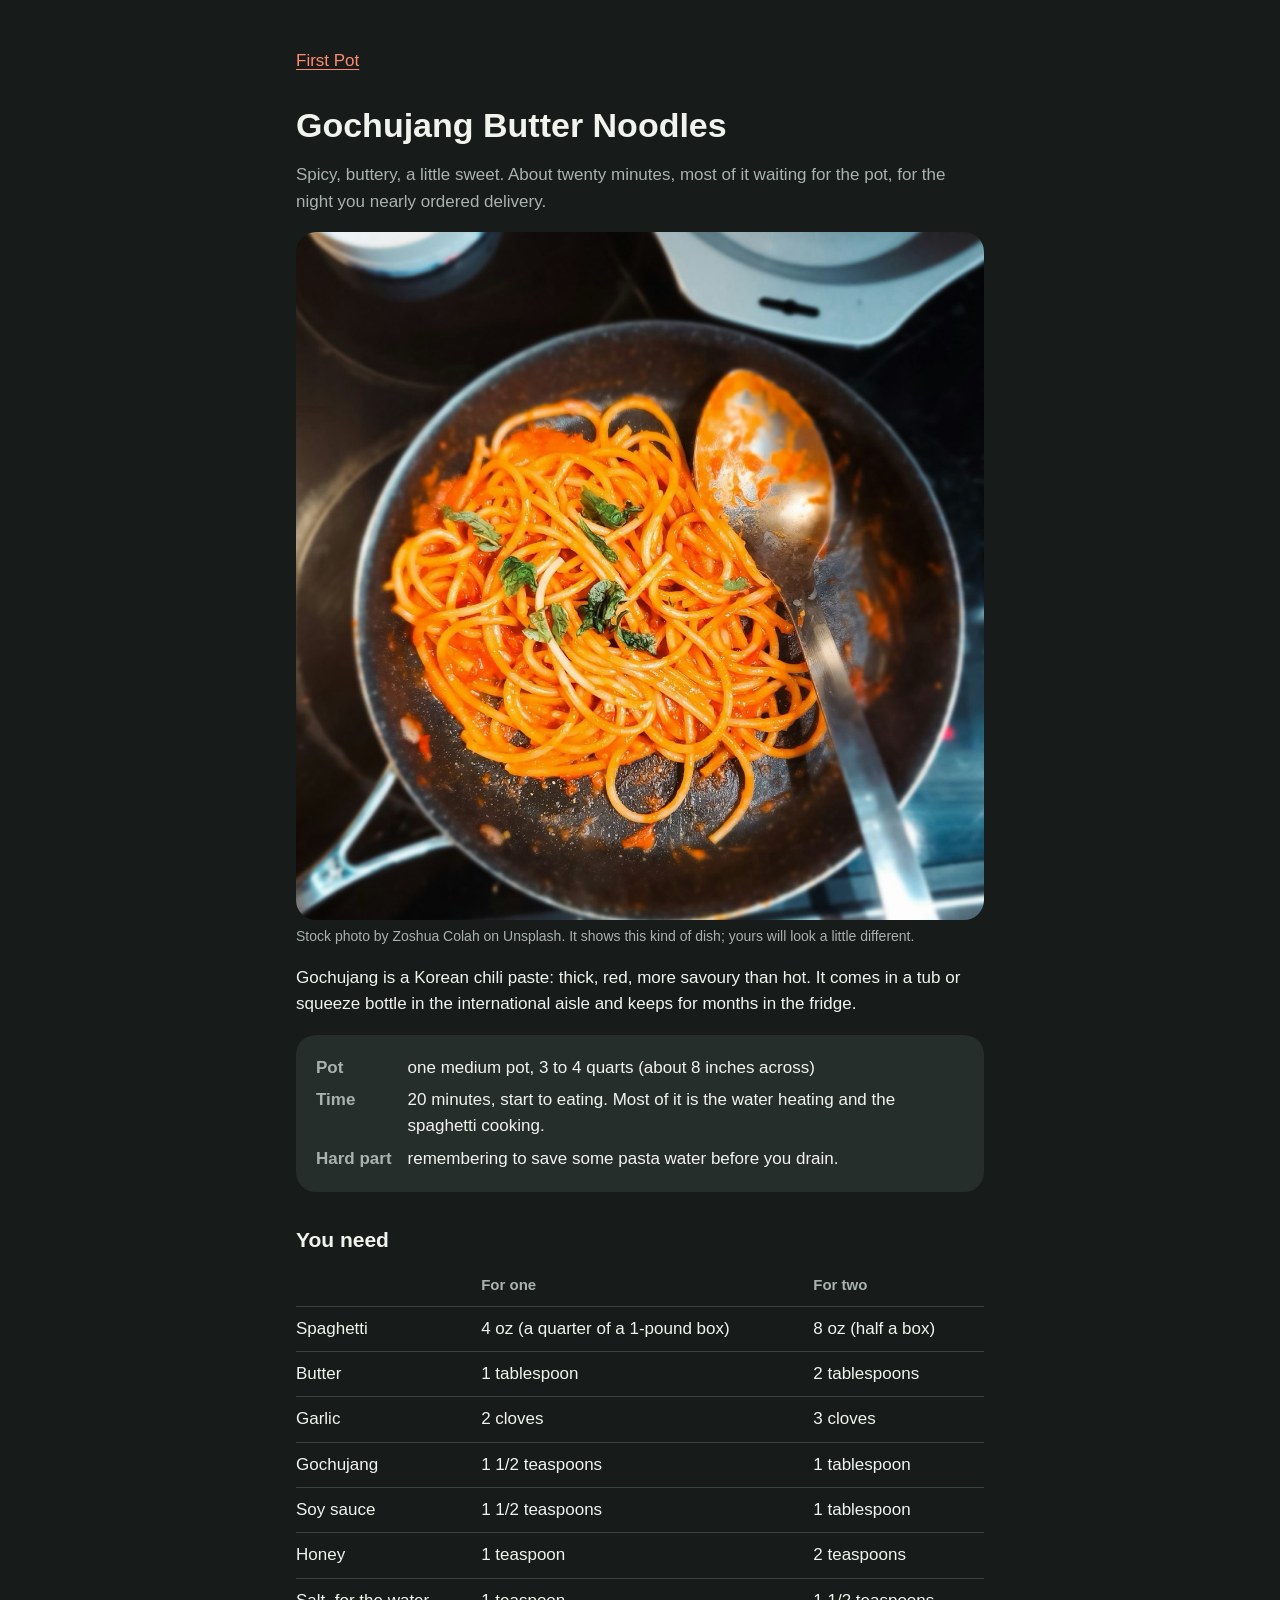
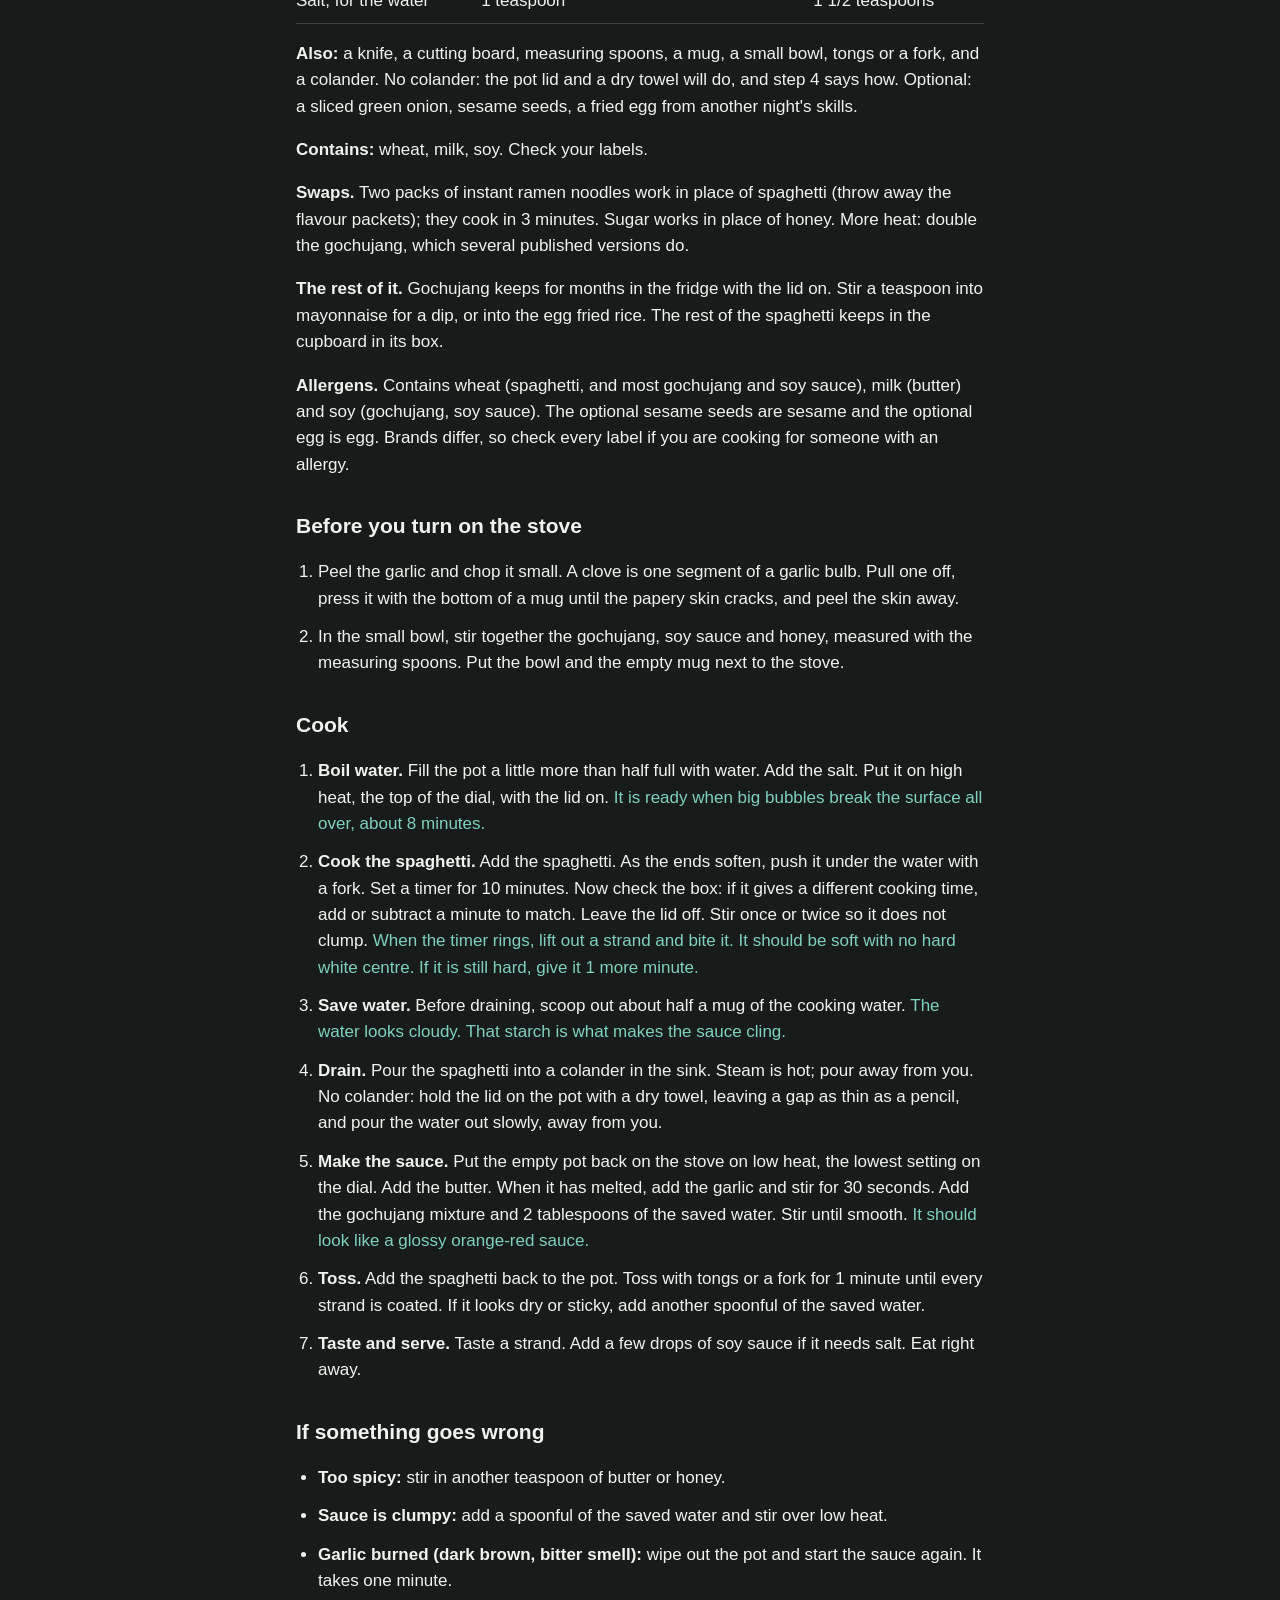
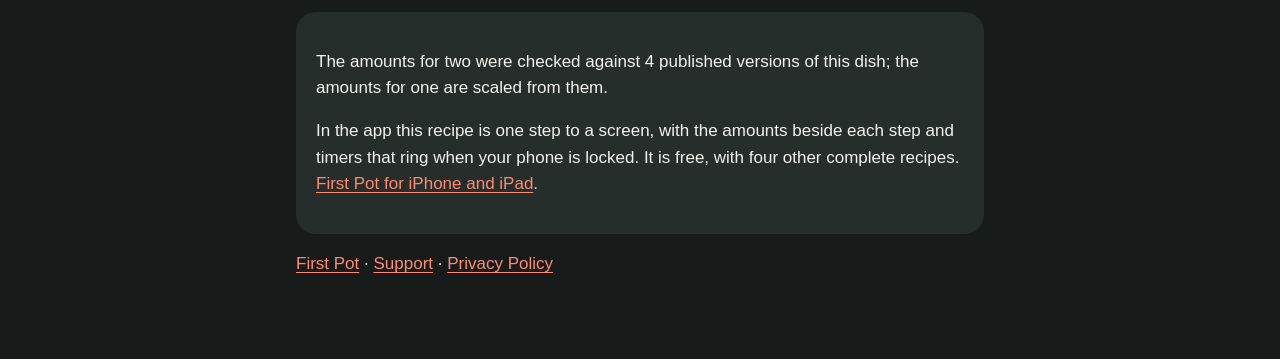
<file: recipes/gochujang-butter-noodles.html>
<!doctype html>
<html lang="en">
<head>
<meta charset="utf-8">
<meta name="viewport" content="width=device-width, initial-scale=1">
<title>Gochujang Butter Noodles for one or two, in one pot | First Pot</title>
<meta name="description" content="Spicy, buttery, a little sweet. About twenty minutes, most of it waiting for the pot, for the night you nearly ordered delivery. One pot, 20 minutes, written for one person and for two, for people who have never cooked.">
<link rel="canonical" href="https://amgarcia2235.github.io/firstpot-site/recipes/gochujang-butter-noodles.html">
<link rel="stylesheet" href="../style.css">
<script type="application/ld+json">
{
 "@context": "https://schema.org",
 "@type": "Recipe",
 "name": "Gochujang Butter Noodles",
 "description": "Spicy, buttery, a little sweet. About twenty minutes, most of it waiting for the pot, for the night you nearly ordered delivery.",
 "totalTime": "PT20M",
 "recipeYield": "1 serving",
 "recipeCategory": "Dinner",
 "keywords": "one pot, for one, for two, beginner, 20 minutes, spicy",
 "recipeIngredient": [
  "4 oz (a quarter of a 1-pound box) Spaghetti",
  "1 tablespoon Butter",
  "2 cloves Garlic",
  "1 1/2 teaspoons Gochujang",
  "1 1/2 teaspoons Soy sauce",
  "1 teaspoon Honey",
  "1 teaspoon Salt, for the water"
 ],
 "recipeInstructions": [
  {
   "@type": "HowToStep",
   "name": "Get ready 1",
   "text": "Peel the garlic and chop it small. A clove is one segment of a garlic bulb. Pull one off, press it with the bottom of a mug until the papery skin cracks, and peel the skin away."
  },
  {
   "@type": "HowToStep",
   "name": "Get ready 2",
   "text": "In the small bowl, stir together the gochujang, soy sauce and honey, measured with the measuring spoons. Put the bowl and the empty mug next to the stove."
  },
  {
   "@type": "HowToStep",
   "name": "Boil water",
   "text": "Fill the pot a little more than half full with water. Add the salt. Put it on high heat, the top of the dial, with the lid on. It is ready when big bubbles break the surface all over, about 8 minutes."
  },
  {
   "@type": "HowToStep",
   "name": "Cook the spaghetti",
   "text": "Add the spaghetti. As the ends soften, push it under the water with a fork. Set a timer for 10 minutes. Now check the box: if it gives a different cooking time, add or subtract a minute to match. Leave the lid off. Stir once or twice so it does not clump. When the timer rings, lift out a strand and bite it. It should be soft with no hard white centre. If it is still hard, give it 1 more minute."
  },
  {
   "@type": "HowToStep",
   "name": "Save water",
   "text": "Before draining, scoop out about half a mug of the cooking water. The water looks cloudy. That starch is what makes the sauce cling."
  },
  {
   "@type": "HowToStep",
   "name": "Drain",
   "text": "Pour the spaghetti into a colander in the sink. Steam is hot; pour away from you. No colander: hold the lid on the pot with a dry towel, leaving a gap as thin as a pencil, and pour the water out slowly, away from you."
  },
  {
   "@type": "HowToStep",
   "name": "Make the sauce",
   "text": "Put the empty pot back on the stove on low heat, the lowest setting on the dial. Add the butter. When it has melted, add the garlic and stir for 30 seconds. Add the gochujang mixture and 2 tablespoons of the saved water. Stir until smooth. It should look like a glossy orange-red sauce."
  },
  {
   "@type": "HowToStep",
   "name": "Toss",
   "text": "Add the spaghetti back to the pot. Toss with tongs or a fork for 1 minute until every strand is coated. If it looks dry or sticky, add another spoonful of the saved water."
  },
  {
   "@type": "HowToStep",
   "name": "Taste and serve",
   "text": "Taste a strand. Add a few drops of soy sauce if it needs salt. Eat right away."
  }
 ],
 "author": {
  "@type": "Organization",
  "name": "First Pot"
 },
 "image": "https://amgarcia2235.github.io/firstpot-site/recipes/img/gochujang-butter-noodles.jpg"
}
</script>
</head>
<body>
<main>
<nav><a href="../index.html">First Pot</a></nav>
<h1>Gochujang Butter Noodles</h1>
<p class="muted">Spicy, buttery, a little sweet. About twenty minutes, most of it waiting for the pot, for the night you nearly ordered delivery.</p>
<img class="photo" src="img/gochujang-butter-noodles.jpg" alt="Gochujang Butter Noodles" width="1200">
<p class="muted small">Stock photo by Zoshua Colah on Unsplash. It shows this kind of dish; yours will look a little different.</p>
<p>Gochujang is a Korean chili paste: thick, red, more savoury than hot. It comes in a tub or squeeze bottle in the international aisle and keeps for months in the fridge.</p>
<div class="card"><dl class="facts"><dt>Pot</dt><dd>one medium pot, 3 to 4 quarts (about 8 inches across)</dd><dt>Time</dt><dd>20 minutes, start to eating. Most of it is the water heating and the spaghetti cooking.</dd><dt>Hard part</dt><dd>remembering to save some pasta water before you drain.</dd></dl></div>
<h2>You need</h2>
<table>
<thead><tr><th></th><th>For one</th><th>For two</th></tr></thead>
<tbody>
<tr><td>Spaghetti</td><td>4 oz (a quarter of a 1-pound box)</td><td>8 oz (half a box)</td></tr>
<tr><td>Butter</td><td>1 tablespoon</td><td>2 tablespoons</td></tr>
<tr><td>Garlic</td><td>2 cloves</td><td>3 cloves</td></tr>
<tr><td>Gochujang</td><td>1 1/2 teaspoons</td><td>1 tablespoon</td></tr>
<tr><td>Soy sauce</td><td>1 1/2 teaspoons</td><td>1 tablespoon</td></tr>
<tr><td>Honey</td><td>1 teaspoon</td><td>2 teaspoons</td></tr>
<tr><td>Salt, for the water</td><td>1 teaspoon</td><td>1 1/2 teaspoons</td></tr>
</tbody>
</table>
<p><strong>Also:</strong> a knife, a cutting board, measuring spoons, a mug, a small bowl, tongs or a fork, and a colander. No colander: the pot lid and a dry towel will do, and step 4 says how. Optional: a sliced green onion, sesame seeds, a fried egg from another night's skills.</p>
<p><strong>Contains:</strong> wheat, milk, soy. Check your labels.</p>
<p><strong>Swaps.</strong> Two packs of instant ramen noodles work in place of spaghetti (throw away the flavour packets); they cook in 3 minutes. Sugar works in place of honey. More heat: double the gochujang, which several published versions do.</p>
<p><strong>The rest of it.</strong> Gochujang keeps for months in the fridge with the lid on. Stir a teaspoon into mayonnaise for a dip, or into the egg fried rice. The rest of the spaghetti keeps in the cupboard in its box.</p>
<p><strong>Allergens.</strong> Contains wheat (spaghetti, and most gochujang and soy sauce), milk (butter) and soy (gochujang, soy sauce). The optional sesame seeds are sesame and the optional egg is egg. Brands differ, so check every label if you are cooking for someone with an allergy.</p>
<h2>Before you turn on the stove</h2>
<ol>
<li>Peel the garlic and chop it small. A clove is one segment of a garlic bulb. Pull one off, press it with the bottom of a mug until the papery skin cracks, and peel the skin away.</li>
<li>In the small bowl, stir together the gochujang, soy sauce and honey, measured with the measuring spoons. Put the bowl and the empty mug next to the stove.</li>
</ol>
<h2>Cook</h2>
<ol>
<li><strong>Boil water.</strong> Fill the pot a little more than half full with water. Add the salt. Put it on high heat, the top of the dial, with the lid on. <em class="cue">It is ready when big bubbles break the surface all over, about 8 minutes.</em></li>
<li><strong>Cook the spaghetti.</strong> Add the spaghetti. As the ends soften, push it under the water with a fork. Set a timer for 10 minutes. Now check the box: if it gives a different cooking time, add or subtract a minute to match. Leave the lid off. Stir once or twice so it does not clump. <em class="cue">When the timer rings, lift out a strand and bite it. It should be soft with no hard white centre. If it is still hard, give it 1 more minute.</em></li>
<li><strong>Save water.</strong> Before draining, scoop out about half a mug of the cooking water. <em class="cue">The water looks cloudy. That starch is what makes the sauce cling.</em></li>
<li><strong>Drain.</strong> Pour the spaghetti into a colander in the sink. Steam is hot; pour away from you. No colander: hold the lid on the pot with a dry towel, leaving a gap as thin as a pencil, and pour the water out slowly, away from you.</li>
<li><strong>Make the sauce.</strong> Put the empty pot back on the stove on low heat, the lowest setting on the dial. Add the butter. When it has melted, add the garlic and stir for 30 seconds. Add the gochujang mixture and 2 tablespoons of the saved water. Stir until smooth. <em class="cue">It should look like a glossy orange-red sauce.</em></li>
<li><strong>Toss.</strong> Add the spaghetti back to the pot. Toss with tongs or a fork for 1 minute until every strand is coated. If it looks dry or sticky, add another spoonful of the saved water.</li>
<li><strong>Taste and serve.</strong> Taste a strand. Add a few drops of soy sauce if it needs salt. Eat right away.</li>
</ol>
<h2>If something goes wrong</h2>
<ul>
<li><strong>Too spicy:</strong> stir in another teaspoon of butter or honey.</li>
<li><strong>Sauce is clumpy:</strong> add a spoonful of the saved water and stir over low heat.</li>
<li><strong>Garlic burned (dark brown, bitter smell):</strong> wipe out the pot and start the sauce again. It takes one minute.</li>
</ul>
<div class="card">
<p>The amounts for two were checked against 4 published versions of this dish; the amounts for one are scaled from them.</p>
<p>In the app this recipe is one step to a screen, with the amounts beside each step and timers that ring when your phone is locked. It is free, with four other complete recipes. <a href="https://apps.apple.com/app/id6834797982">First Pot for iPhone and iPad</a>.</p>
</div>
<p><a href="../index.html">First Pot</a> &middot; <a href="../support.html">Support</a> &middot; <a href="../privacy.html">Privacy Policy</a></p>
</main>
</body>
</html>
</file>
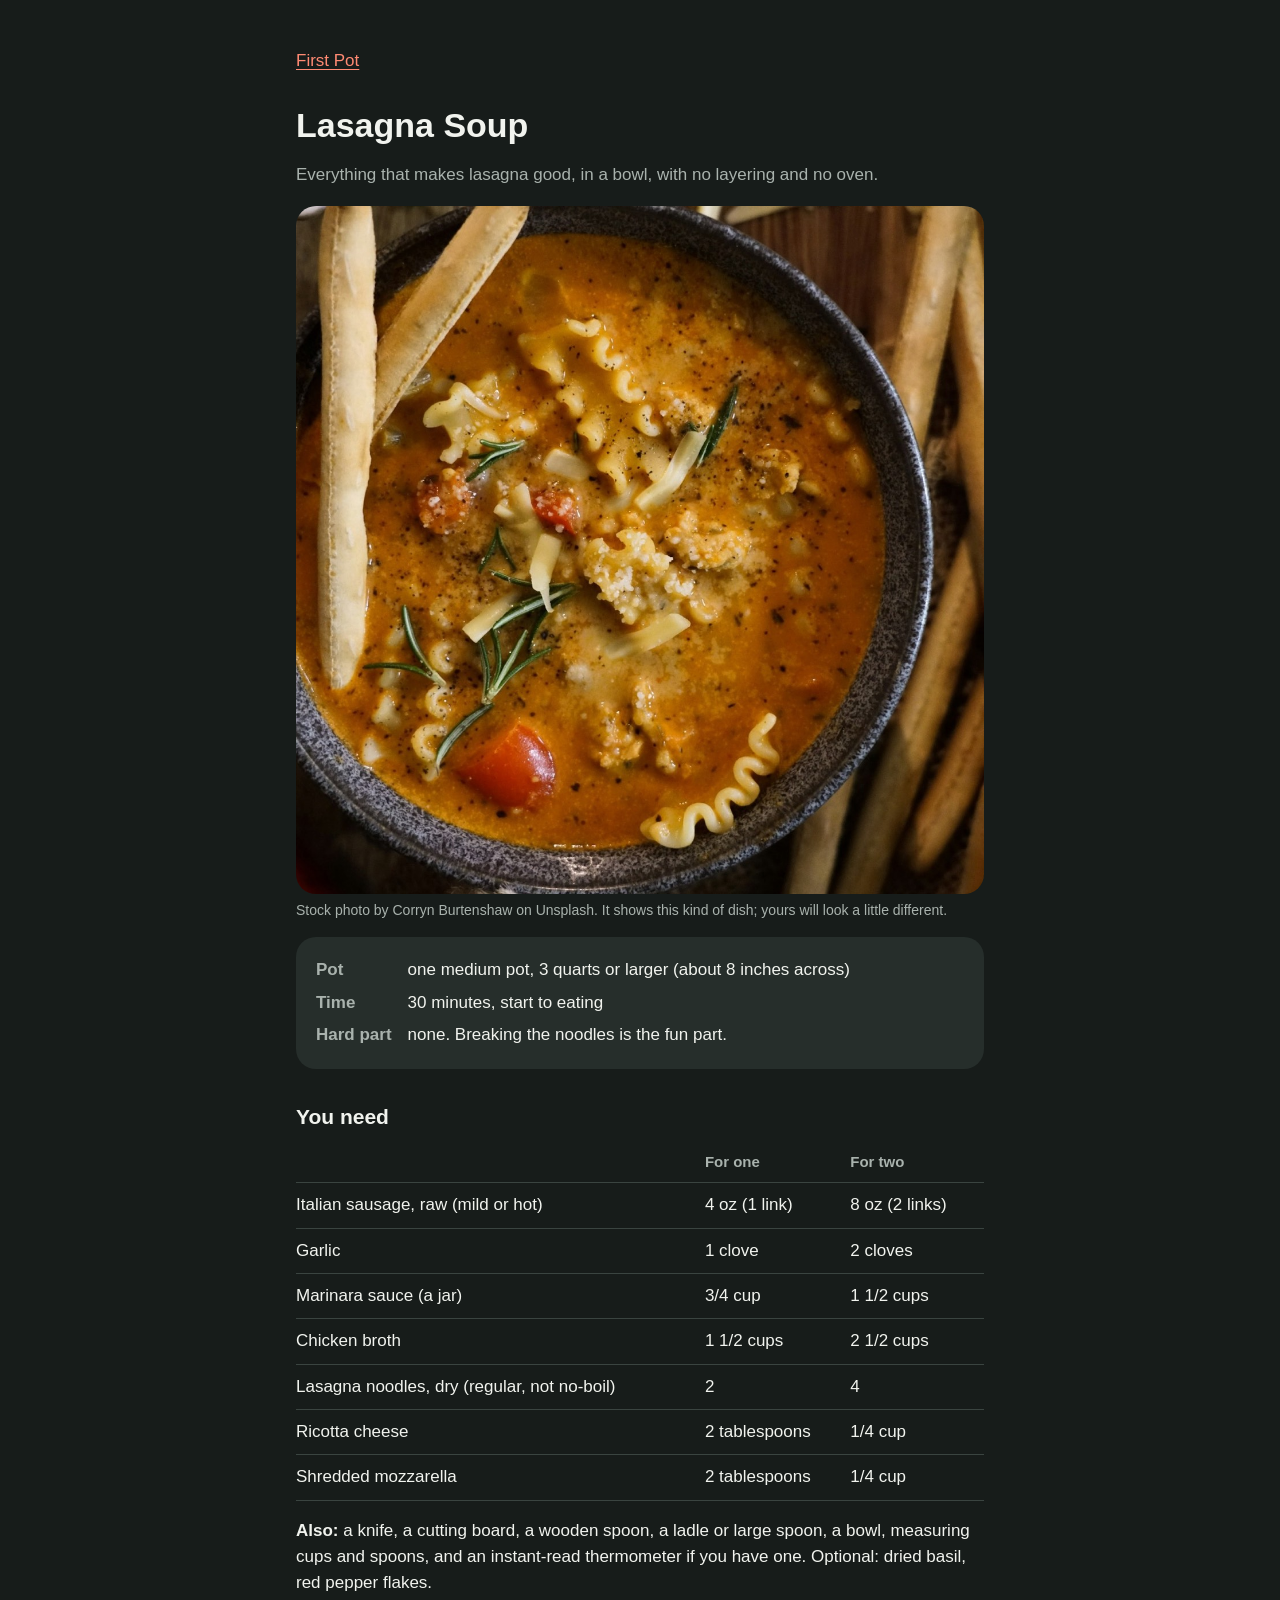
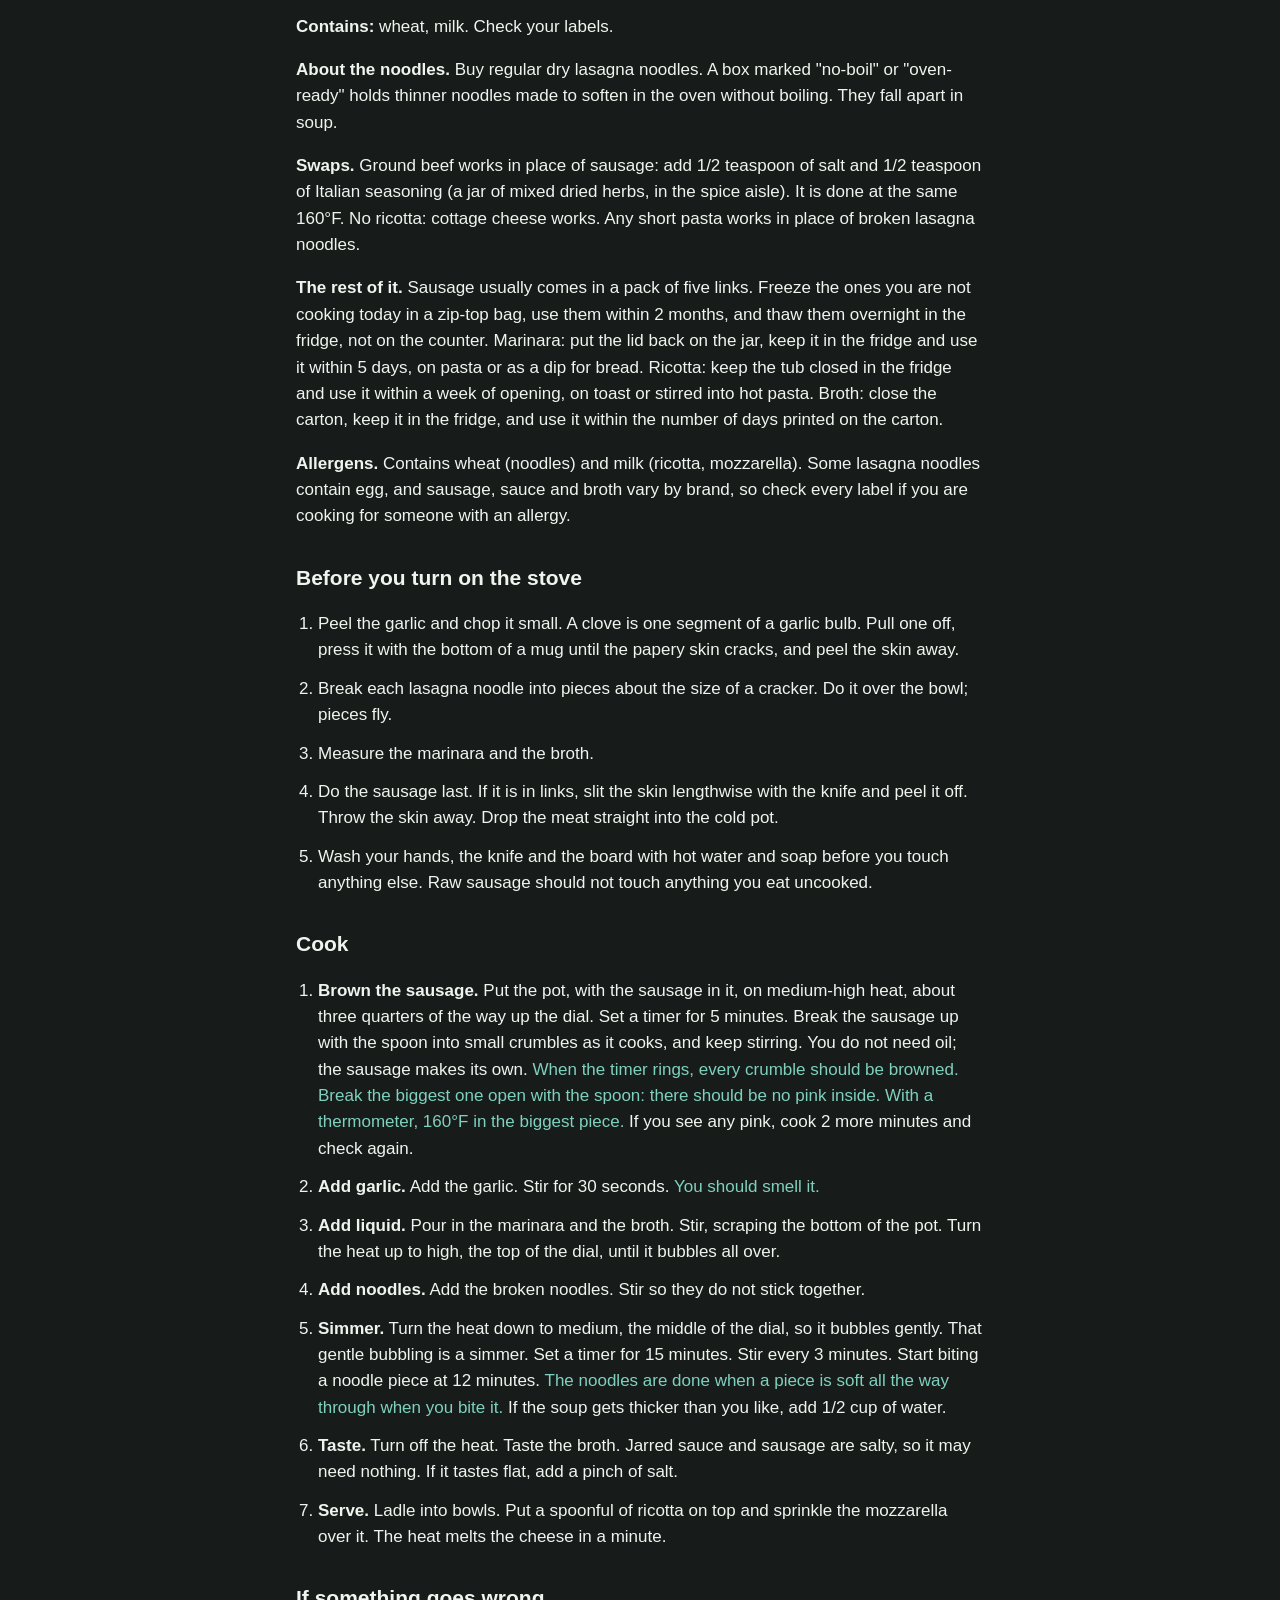
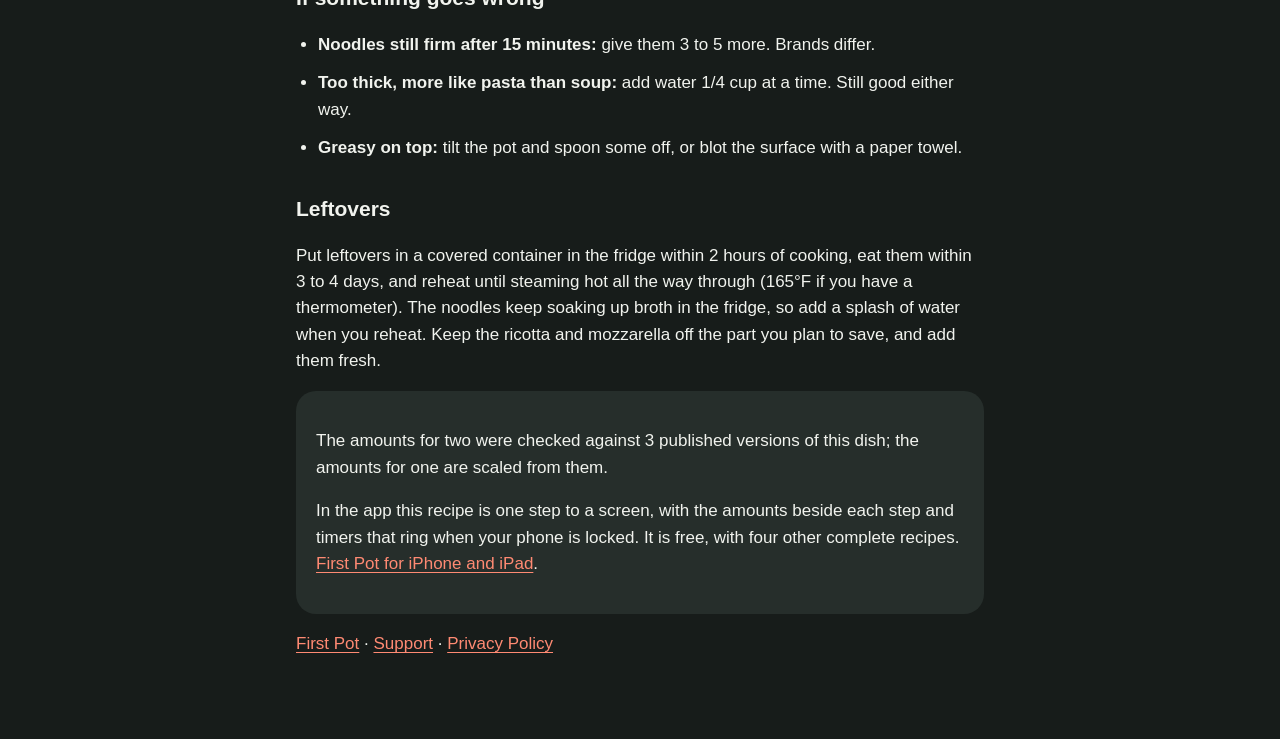
<file: recipes/lasagna-soup.html>
<!doctype html>
<html lang="en">
<head>
<meta charset="utf-8">
<meta name="viewport" content="width=device-width, initial-scale=1">
<title>Lasagna Soup for one or two, in one pot | First Pot</title>
<meta name="description" content="Everything that makes lasagna good, in a bowl, with no layering and no oven. One pot, 30 minutes, written for one person and for two, for people who have never cooked.">
<link rel="canonical" href="https://amgarcia2235.github.io/firstpot-site/recipes/lasagna-soup.html">
<link rel="stylesheet" href="../style.css">
<script type="application/ld+json">
{
 "@context": "https://schema.org",
 "@type": "Recipe",
 "name": "Lasagna Soup",
 "description": "Everything that makes lasagna good, in a bowl, with no layering and no oven.",
 "totalTime": "PT30M",
 "recipeYield": "1 serving",
 "recipeCategory": "Dinner",
 "keywords": "one pot, for one, for two, beginner, comfort",
 "recipeIngredient": [
  "4 oz (1 link) Italian sausage, raw",
  "1 clove Garlic",
  "3/4 cup Marinara sauce",
  "1 1/2 cups Chicken broth",
  "2 Lasagna noodles, dry",
  "2 tablespoons Ricotta cheese",
  "2 tablespoons Shredded mozzarella"
 ],
 "recipeInstructions": [
  {
   "@type": "HowToStep",
   "name": "Get ready 1",
   "text": "Peel the garlic and chop it small. A clove is one segment of a garlic bulb. Pull one off, press it with the bottom of a mug until the papery skin cracks, and peel the skin away."
  },
  {
   "@type": "HowToStep",
   "name": "Get ready 2",
   "text": "Break each lasagna noodle into pieces about the size of a cracker. Do it over the bowl; pieces fly."
  },
  {
   "@type": "HowToStep",
   "name": "Get ready 3",
   "text": "Measure the marinara and the broth."
  },
  {
   "@type": "HowToStep",
   "name": "Get ready 4",
   "text": "Do the sausage last. If it is in links, slit the skin lengthwise with the knife and peel it off. Throw the skin away. Drop the meat straight into the cold pot."
  },
  {
   "@type": "HowToStep",
   "name": "Get ready 5",
   "text": "Wash your hands, the knife and the board with hot water and soap before you touch anything else. Raw sausage should not touch anything you eat uncooked."
  },
  {
   "@type": "HowToStep",
   "name": "Brown the sausage",
   "text": "Put the pot, with the sausage in it, on medium-high heat, about three quarters of the way up the dial. Set a timer for 5 minutes. Break the sausage up with the spoon into small crumbles as it cooks, and keep stirring. You do not need oil; the sausage makes its own. When the timer rings, every crumble should be browned. Break the biggest one open with the spoon: there should be no pink inside. With a thermometer, 160°F in the biggest piece. If you see any pink, cook 2 more minutes and check again."
  },
  {
   "@type": "HowToStep",
   "name": "Add garlic",
   "text": "Add the garlic. Stir for 30 seconds. You should smell it."
  },
  {
   "@type": "HowToStep",
   "name": "Add liquid",
   "text": "Pour in the marinara and the broth. Stir, scraping the bottom of the pot. Turn the heat up to high, the top of the dial, until it bubbles all over."
  },
  {
   "@type": "HowToStep",
   "name": "Add noodles",
   "text": "Add the broken noodles. Stir so they do not stick together."
  },
  {
   "@type": "HowToStep",
   "name": "Simmer",
   "text": "Turn the heat down to medium, the middle of the dial, so it bubbles gently. That gentle bubbling is a simmer. Set a timer for 15 minutes. Stir every 3 minutes. Start biting a noodle piece at 12 minutes. The noodles are done when a piece is soft all the way through when you bite it. If the soup gets thicker than you like, add 1/2 cup of water."
  },
  {
   "@type": "HowToStep",
   "name": "Taste",
   "text": "Turn off the heat. Taste the broth. Jarred sauce and sausage are salty, so it may need nothing. If it tastes flat, add a pinch of salt."
  },
  {
   "@type": "HowToStep",
   "name": "Serve",
   "text": "Ladle into bowls. Put a spoonful of ricotta on top and sprinkle the mozzarella over it. The heat melts the cheese in a minute."
  }
 ],
 "author": {
  "@type": "Organization",
  "name": "First Pot"
 },
 "image": "https://amgarcia2235.github.io/firstpot-site/recipes/img/lasagna-soup.jpg"
}
</script>
</head>
<body>
<main>
<nav><a href="../index.html">First Pot</a></nav>
<h1>Lasagna Soup</h1>
<p class="muted">Everything that makes lasagna good, in a bowl, with no layering and no oven.</p>
<img class="photo" src="img/lasagna-soup.jpg" alt="Lasagna Soup" width="1200">
<p class="muted small">Stock photo by Corryn Burtenshaw on Unsplash. It shows this kind of dish; yours will look a little different.</p>
<div class="card"><dl class="facts"><dt>Pot</dt><dd>one medium pot, 3 quarts or larger (about 8 inches across)</dd><dt>Time</dt><dd>30 minutes, start to eating</dd><dt>Hard part</dt><dd>none. Breaking the noodles is the fun part.</dd></dl></div>
<h2>You need</h2>
<table>
<thead><tr><th></th><th>For one</th><th>For two</th></tr></thead>
<tbody>
<tr><td>Italian sausage, raw (mild or hot)</td><td>4 oz (1 link)</td><td>8 oz (2 links)</td></tr>
<tr><td>Garlic</td><td>1 clove</td><td>2 cloves</td></tr>
<tr><td>Marinara sauce (a jar)</td><td>3/4 cup</td><td>1 1/2 cups</td></tr>
<tr><td>Chicken broth</td><td>1 1/2 cups</td><td>2 1/2 cups</td></tr>
<tr><td>Lasagna noodles, dry (regular, not no-boil)</td><td>2</td><td>4</td></tr>
<tr><td>Ricotta cheese</td><td>2 tablespoons</td><td>1/4 cup</td></tr>
<tr><td>Shredded mozzarella</td><td>2 tablespoons</td><td>1/4 cup</td></tr>
</tbody>
</table>
<p><strong>Also:</strong> a knife, a cutting board, a wooden spoon, a ladle or large spoon, a bowl, measuring cups and spoons, and an instant-read thermometer if you have one. Optional: dried basil, red pepper flakes.</p>
<p><strong>Contains:</strong> wheat, milk. Check your labels.</p>
<p><strong>About the noodles.</strong> Buy regular dry lasagna noodles. A box marked "no-boil" or "oven-ready" holds thinner noodles made to soften in the oven without boiling. They fall apart in soup.</p>
<p><strong>Swaps.</strong> Ground beef works in place of sausage: add 1/2 teaspoon of salt and 1/2 teaspoon of Italian seasoning (a jar of mixed dried herbs, in the spice aisle). It is done at the same 160°F. No ricotta: cottage cheese works. Any short pasta works in place of broken lasagna noodles.</p>
<p><strong>The rest of it.</strong> Sausage usually comes in a pack of five links. Freeze the ones you are not cooking today in a zip-top bag, use them within 2 months, and thaw them overnight in the fridge, not on the counter. Marinara: put the lid back on the jar, keep it in the fridge and use it within 5 days, on pasta or as a dip for bread. Ricotta: keep the tub closed in the fridge and use it within a week of opening, on toast or stirred into hot pasta. Broth: close the carton, keep it in the fridge, and use it within the number of days printed on the carton.</p>
<p><strong>Allergens.</strong> Contains wheat (noodles) and milk (ricotta, mozzarella). Some lasagna noodles contain egg, and sausage, sauce and broth vary by brand, so check every label if you are cooking for someone with an allergy.</p>
<h2>Before you turn on the stove</h2>
<ol>
<li>Peel the garlic and chop it small. A clove is one segment of a garlic bulb. Pull one off, press it with the bottom of a mug until the papery skin cracks, and peel the skin away.</li>
<li>Break each lasagna noodle into pieces about the size of a cracker. Do it over the bowl; pieces fly.</li>
<li>Measure the marinara and the broth.</li>
<li>Do the sausage last. If it is in links, slit the skin lengthwise with the knife and peel it off. Throw the skin away. Drop the meat straight into the cold pot.</li>
<li>Wash your hands, the knife and the board with hot water and soap before you touch anything else. Raw sausage should not touch anything you eat uncooked.</li>
</ol>
<h2>Cook</h2>
<ol>
<li><strong>Brown the sausage.</strong> Put the pot, with the sausage in it, on medium-high heat, about three quarters of the way up the dial. Set a timer for 5 minutes. Break the sausage up with the spoon into small crumbles as it cooks, and keep stirring. You do not need oil; the sausage makes its own. <em class="cue">When the timer rings, every crumble should be browned. Break the biggest one open with the spoon: there should be no pink inside. With a thermometer, 160°F in the biggest piece.</em> If you see any pink, cook 2 more minutes and check again.</li>
<li><strong>Add garlic.</strong> Add the garlic. Stir for 30 seconds. <em class="cue">You should smell it.</em></li>
<li><strong>Add liquid.</strong> Pour in the marinara and the broth. Stir, scraping the bottom of the pot. Turn the heat up to high, the top of the dial, until it bubbles all over.</li>
<li><strong>Add noodles.</strong> Add the broken noodles. Stir so they do not stick together.</li>
<li><strong>Simmer.</strong> Turn the heat down to medium, the middle of the dial, so it bubbles gently. That gentle bubbling is a simmer. Set a timer for 15 minutes. Stir every 3 minutes. Start biting a noodle piece at 12 minutes. <em class="cue">The noodles are done when a piece is soft all the way through when you bite it.</em> If the soup gets thicker than you like, add 1/2 cup of water.</li>
<li><strong>Taste.</strong> Turn off the heat. Taste the broth. Jarred sauce and sausage are salty, so it may need nothing. If it tastes flat, add a pinch of salt.</li>
<li><strong>Serve.</strong> Ladle into bowls. Put a spoonful of ricotta on top and sprinkle the mozzarella over it. The heat melts the cheese in a minute.</li>
</ol>
<h2>If something goes wrong</h2>
<ul>
<li><strong>Noodles still firm after 15 minutes:</strong> give them 3 to 5 more. Brands differ.</li>
<li><strong>Too thick, more like pasta than soup:</strong> add water 1/4 cup at a time. Still good either way.</li>
<li><strong>Greasy on top:</strong> tilt the pot and spoon some off, or blot the surface with a paper towel.</li>
</ul>
<h2>Leftovers</h2>
<p>Put leftovers in a covered container in the fridge within 2 hours of cooking, eat them within 3 to 4 days, and reheat until steaming hot all the way through (165°F if you have a thermometer). The noodles keep soaking up broth in the fridge, so add a splash of water when you reheat. Keep the ricotta and mozzarella off the part you plan to save, and add them fresh.</p>
<div class="card">
<p>The amounts for two were checked against 3 published versions of this dish; the amounts for one are scaled from them.</p>
<p>In the app this recipe is one step to a screen, with the amounts beside each step and timers that ring when your phone is locked. It is free, with four other complete recipes. <a href="https://apps.apple.com/app/id6834797982">First Pot for iPhone and iPad</a>.</p>
</div>
<p><a href="../index.html">First Pot</a> &middot; <a href="../support.html">Support</a> &middot; <a href="../privacy.html">Privacy Policy</a></p>
</main>
</body>
</html>
</file>
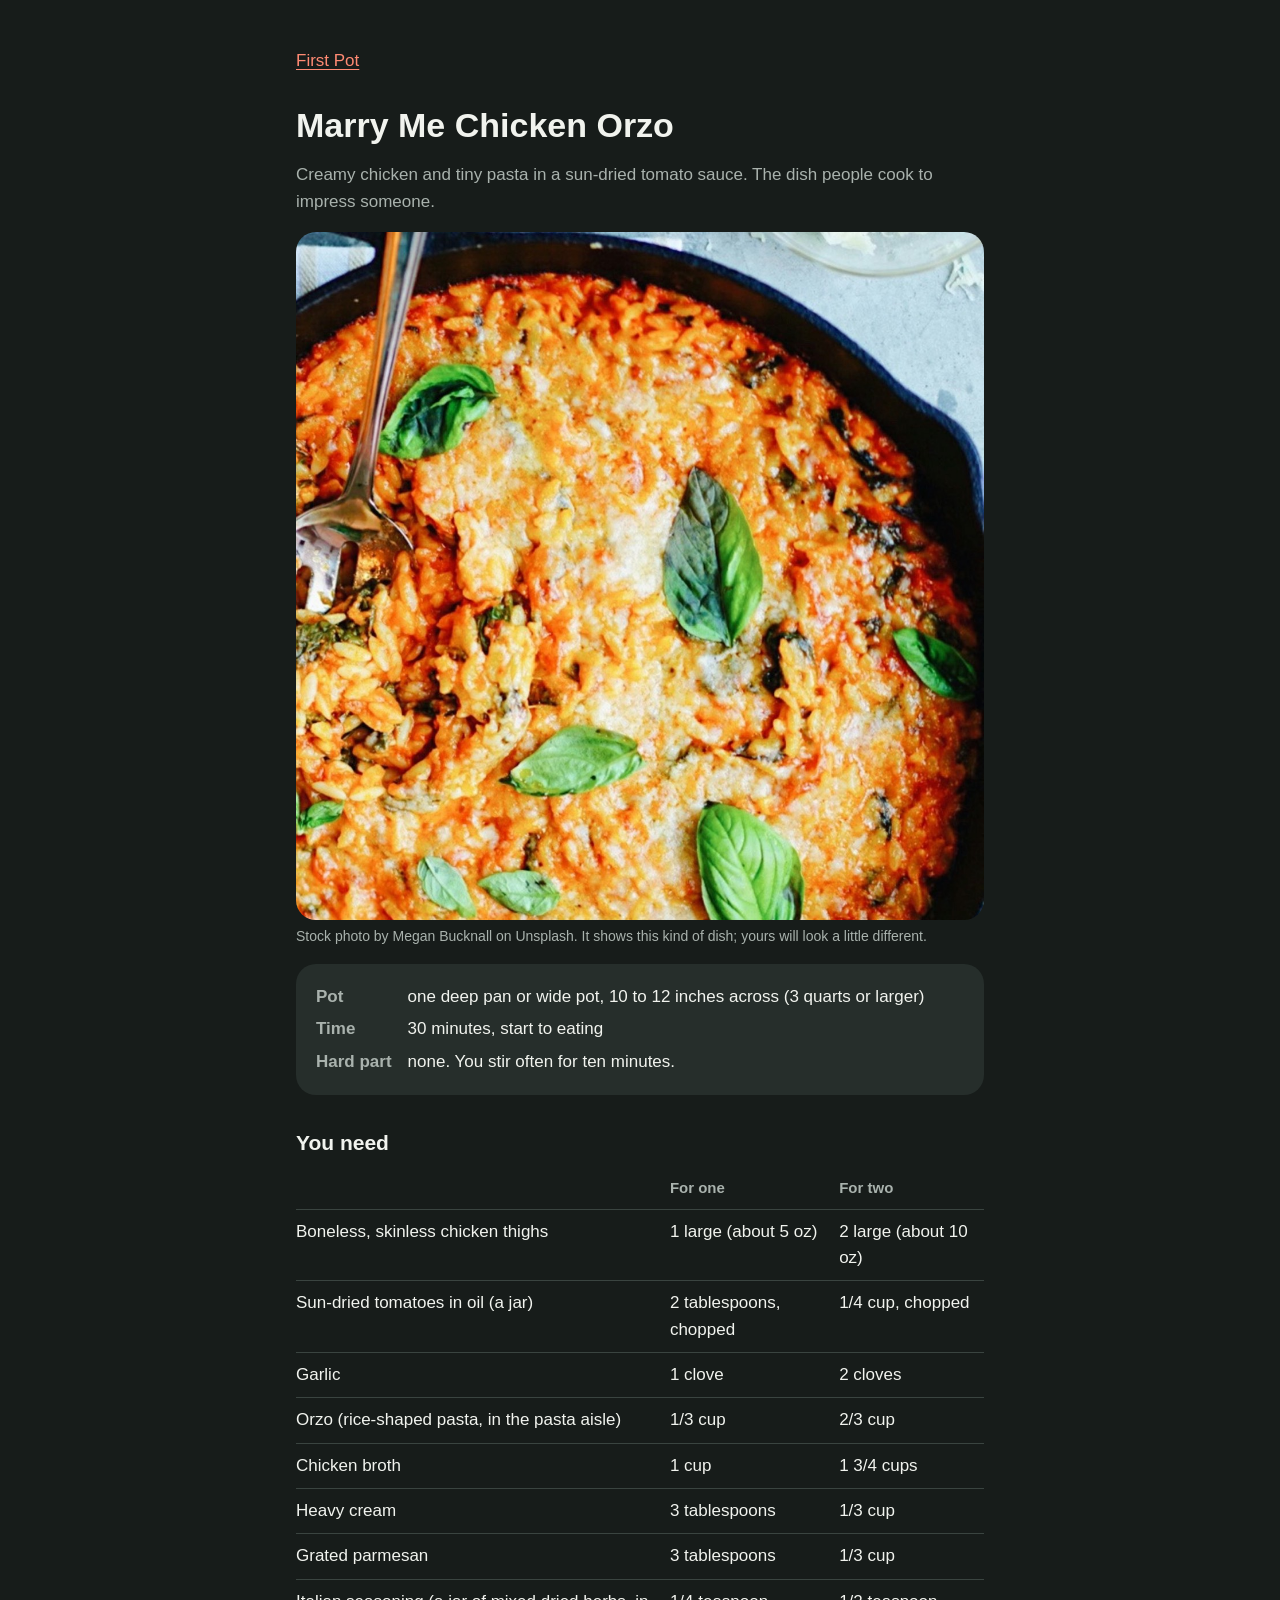
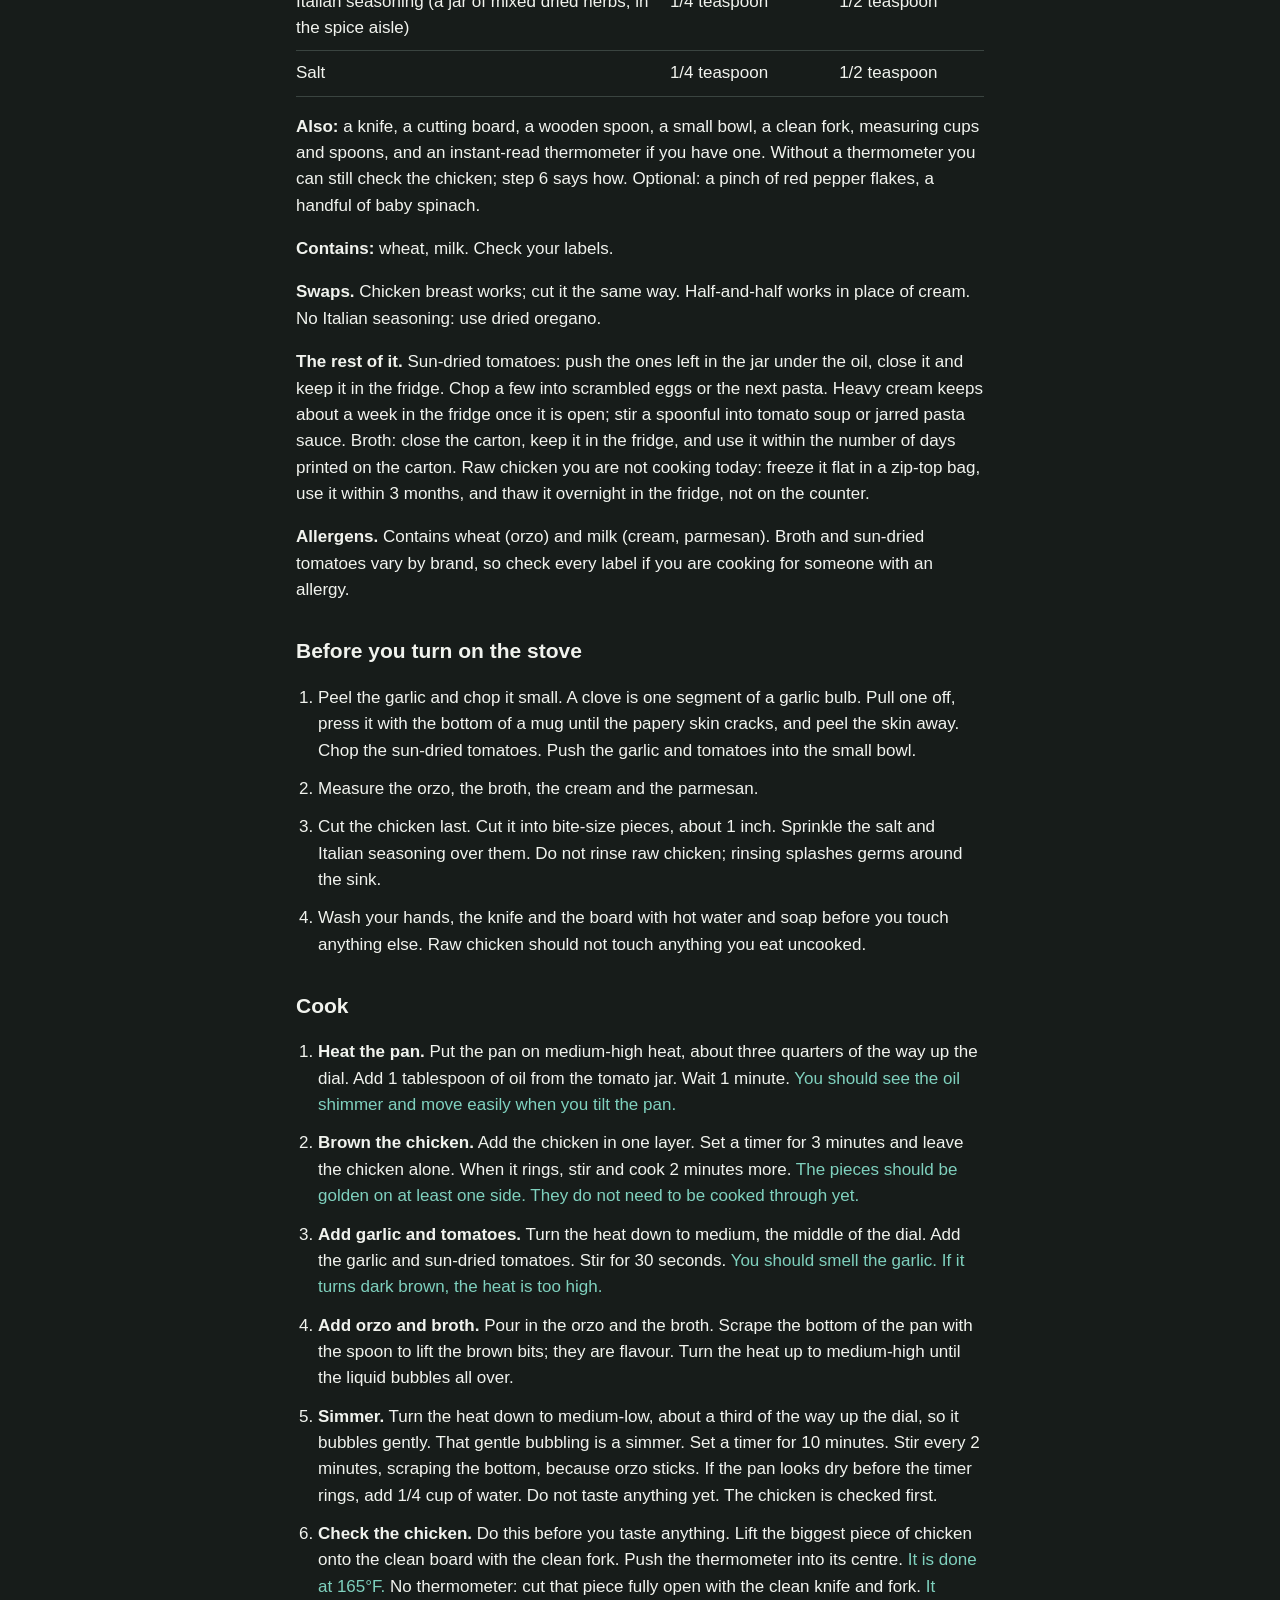
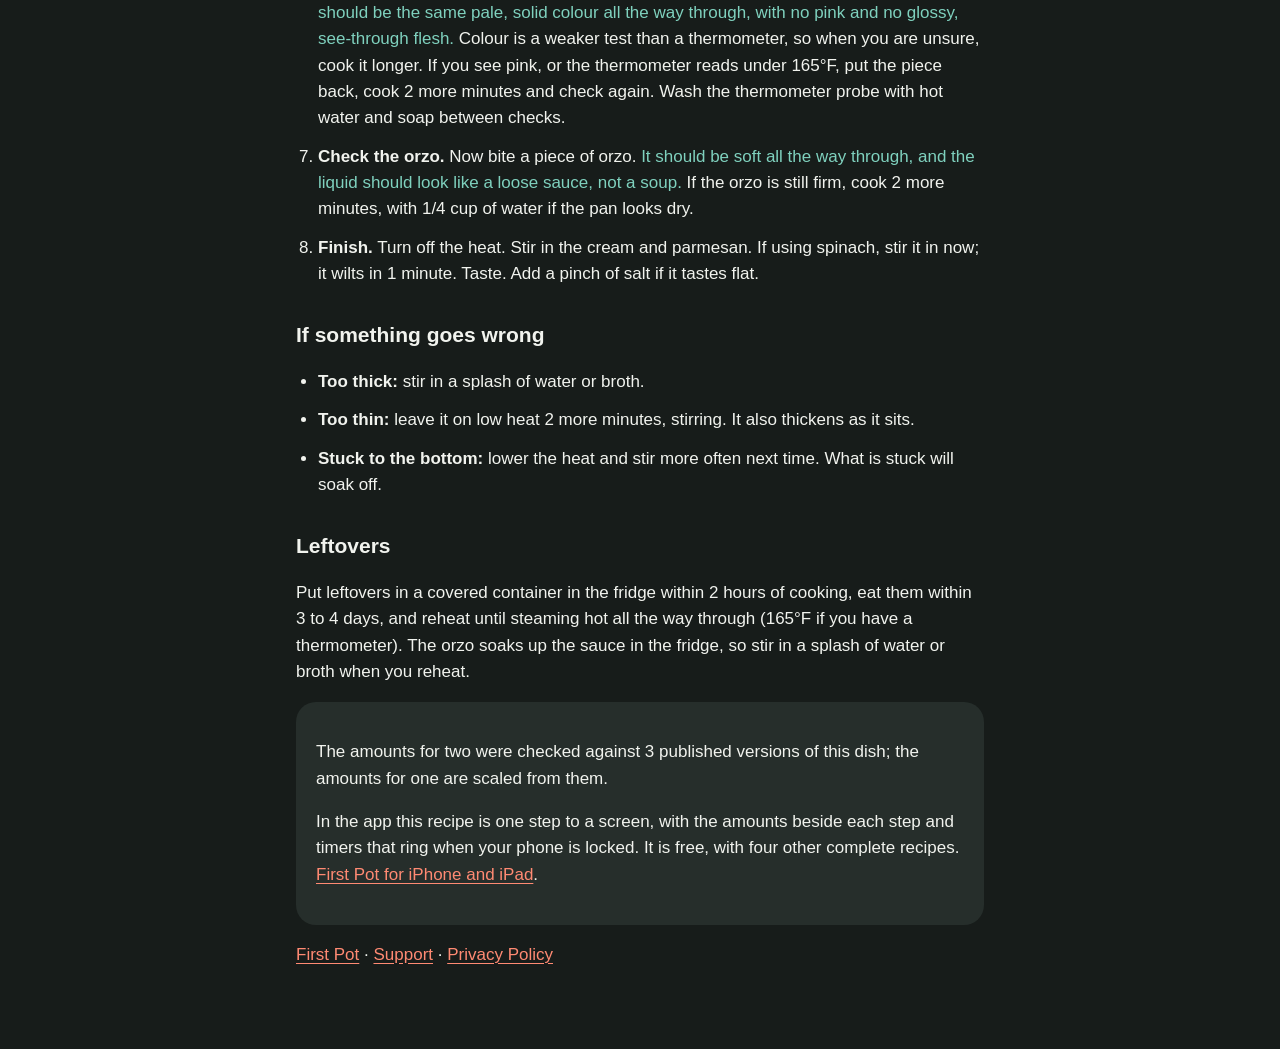
<file: recipes/marry-me-chicken-orzo.html>
<!doctype html>
<html lang="en">
<head>
<meta charset="utf-8">
<meta name="viewport" content="width=device-width, initial-scale=1">
<title>Marry Me Chicken Orzo for one or two, in one pot | First Pot</title>
<meta name="description" content="Creamy chicken and tiny pasta in a sun-dried tomato sauce. The dish people cook to impress someone. One pot, 30 minutes, written for one person and for two, for people who have never cooked.">
<link rel="canonical" href="https://amgarcia2235.github.io/firstpot-site/recipes/marry-me-chicken-orzo.html">
<link rel="stylesheet" href="../style.css">
<script type="application/ld+json">
{
 "@context": "https://schema.org",
 "@type": "Recipe",
 "name": "Marry Me Chicken Orzo",
 "description": "Creamy chicken and tiny pasta in a sun-dried tomato sauce. The dish people cook to impress someone.",
 "totalTime": "PT30M",
 "recipeYield": "1 serving",
 "recipeCategory": "Dinner",
 "keywords": "one pot, for one, for two, beginner, date night",
 "recipeIngredient": [
  "1 large (about 5 oz) Boneless, skinless chicken thighs",
  "2 tablespoons, chopped Sun-dried tomatoes in oil",
  "1 clove Garlic",
  "1/3 cup Orzo",
  "1 cup Chicken broth",
  "3 tablespoons Heavy cream",
  "3 tablespoons Grated parmesan",
  "1/4 teaspoon Italian seasoning",
  "1/4 teaspoon Salt"
 ],
 "recipeInstructions": [
  {
   "@type": "HowToStep",
   "name": "Get ready 1",
   "text": "Peel the garlic and chop it small. A clove is one segment of a garlic bulb. Pull one off, press it with the bottom of a mug until the papery skin cracks, and peel the skin away. Chop the sun-dried tomatoes. Push the garlic and tomatoes into the small bowl."
  },
  {
   "@type": "HowToStep",
   "name": "Get ready 2",
   "text": "Measure the orzo, the broth, the cream and the parmesan."
  },
  {
   "@type": "HowToStep",
   "name": "Get ready 3",
   "text": "Cut the chicken last. Cut it into bite-size pieces, about 1 inch. Sprinkle the salt and Italian seasoning over them. Do not rinse raw chicken; rinsing splashes germs around the sink."
  },
  {
   "@type": "HowToStep",
   "name": "Get ready 4",
   "text": "Wash your hands, the knife and the board with hot water and soap before you touch anything else. Raw chicken should not touch anything you eat uncooked."
  },
  {
   "@type": "HowToStep",
   "name": "Heat the pan",
   "text": "Put the pan on medium-high heat, about three quarters of the way up the dial. Add 1 tablespoon of oil from the tomato jar. Wait 1 minute. You should see the oil shimmer and move easily when you tilt the pan."
  },
  {
   "@type": "HowToStep",
   "name": "Brown the chicken",
   "text": "Add the chicken in one layer. Set a timer for 3 minutes and leave the chicken alone. When it rings, stir and cook 2 minutes more. The pieces should be golden on at least one side. They do not need to be cooked through yet."
  },
  {
   "@type": "HowToStep",
   "name": "Add garlic and tomatoes",
   "text": "Turn the heat down to medium, the middle of the dial. Add the garlic and sun-dried tomatoes. Stir for 30 seconds. You should smell the garlic. If it turns dark brown, the heat is too high."
  },
  {
   "@type": "HowToStep",
   "name": "Add orzo and broth",
   "text": "Pour in the orzo and the broth. Scrape the bottom of the pan with the spoon to lift the brown bits; they are flavour. Turn the heat up to medium-high until the liquid bubbles all over."
  },
  {
   "@type": "HowToStep",
   "name": "Simmer",
   "text": "Turn the heat down to medium-low, about a third of the way up the dial, so it bubbles gently. That gentle bubbling is a simmer. Set a timer for 10 minutes. Stir every 2 minutes, scraping the bottom, because orzo sticks. If the pan looks dry before the timer rings, add 1/4 cup of water. Do not taste anything yet. The chicken is checked first."
  },
  {
   "@type": "HowToStep",
   "name": "Check the chicken",
   "text": "Do this before you taste anything. Lift the biggest piece of chicken onto the clean board with the clean fork. Push the thermometer into its centre. It is done at 165°F. No thermometer: cut that piece fully open with the clean knife and fork. It should be the same pale, solid colour all the way through, with no pink and no glossy, see-through flesh. Colour is a weaker test than a thermometer, so when you are unsure, cook it longer. If you see pink, or the thermometer reads under 165°F, put the piece back, cook 2 more minutes and check again. Wash the thermometer probe with hot water and soap between checks."
  },
  {
   "@type": "HowToStep",
   "name": "Check the orzo",
   "text": "Now bite a piece of orzo. It should be soft all the way through, and the liquid should look like a loose sauce, not a soup. If the orzo is still firm, cook 2 more minutes, with 1/4 cup of water if the pan looks dry."
  },
  {
   "@type": "HowToStep",
   "name": "Finish",
   "text": "Turn off the heat. Stir in the cream and parmesan. If using spinach, stir it in now; it wilts in 1 minute. Taste. Add a pinch of salt if it tastes flat."
  }
 ],
 "author": {
  "@type": "Organization",
  "name": "First Pot"
 },
 "image": "https://amgarcia2235.github.io/firstpot-site/recipes/img/marry-me-chicken-orzo.jpg"
}
</script>
</head>
<body>
<main>
<nav><a href="../index.html">First Pot</a></nav>
<h1>Marry Me Chicken Orzo</h1>
<p class="muted">Creamy chicken and tiny pasta in a sun-dried tomato sauce. The dish people cook to impress someone.</p>
<img class="photo" src="img/marry-me-chicken-orzo.jpg" alt="Marry Me Chicken Orzo" width="1200">
<p class="muted small">Stock photo by Megan Bucknall on Unsplash. It shows this kind of dish; yours will look a little different.</p>
<div class="card"><dl class="facts"><dt>Pot</dt><dd>one deep pan or wide pot, 10 to 12 inches across (3 quarts or larger)</dd><dt>Time</dt><dd>30 minutes, start to eating</dd><dt>Hard part</dt><dd>none. You stir often for ten minutes.</dd></dl></div>
<h2>You need</h2>
<table>
<thead><tr><th></th><th>For one</th><th>For two</th></tr></thead>
<tbody>
<tr><td>Boneless, skinless chicken thighs</td><td>1 large (about 5 oz)</td><td>2 large (about 10 oz)</td></tr>
<tr><td>Sun-dried tomatoes in oil (a jar)</td><td>2 tablespoons, chopped</td><td>1/4 cup, chopped</td></tr>
<tr><td>Garlic</td><td>1 clove</td><td>2 cloves</td></tr>
<tr><td>Orzo (rice-shaped pasta, in the pasta aisle)</td><td>1/3 cup</td><td>2/3 cup</td></tr>
<tr><td>Chicken broth</td><td>1 cup</td><td>1 3/4 cups</td></tr>
<tr><td>Heavy cream</td><td>3 tablespoons</td><td>1/3 cup</td></tr>
<tr><td>Grated parmesan</td><td>3 tablespoons</td><td>1/3 cup</td></tr>
<tr><td>Italian seasoning (a jar of mixed dried herbs, in the spice aisle)</td><td>1/4 teaspoon</td><td>1/2 teaspoon</td></tr>
<tr><td>Salt</td><td>1/4 teaspoon</td><td>1/2 teaspoon</td></tr>
</tbody>
</table>
<p><strong>Also:</strong> a knife, a cutting board, a wooden spoon, a small bowl, a clean fork, measuring cups and spoons, and an instant-read thermometer if you have one. Without a thermometer you can still check the chicken; step 6 says how. Optional: a pinch of red pepper flakes, a handful of baby spinach.</p>
<p><strong>Contains:</strong> wheat, milk. Check your labels.</p>
<p><strong>Swaps.</strong> Chicken breast works; cut it the same way. Half-and-half works in place of cream. No Italian seasoning: use dried oregano.</p>
<p><strong>The rest of it.</strong> Sun-dried tomatoes: push the ones left in the jar under the oil, close it and keep it in the fridge. Chop a few into scrambled eggs or the next pasta. Heavy cream keeps about a week in the fridge once it is open; stir a spoonful into tomato soup or jarred pasta sauce. Broth: close the carton, keep it in the fridge, and use it within the number of days printed on the carton. Raw chicken you are not cooking today: freeze it flat in a zip-top bag, use it within 3 months, and thaw it overnight in the fridge, not on the counter.</p>
<p><strong>Allergens.</strong> Contains wheat (orzo) and milk (cream, parmesan). Broth and sun-dried tomatoes vary by brand, so check every label if you are cooking for someone with an allergy.</p>
<h2>Before you turn on the stove</h2>
<ol>
<li>Peel the garlic and chop it small. A clove is one segment of a garlic bulb. Pull one off, press it with the bottom of a mug until the papery skin cracks, and peel the skin away. Chop the sun-dried tomatoes. Push the garlic and tomatoes into the small bowl.</li>
<li>Measure the orzo, the broth, the cream and the parmesan.</li>
<li>Cut the chicken last. Cut it into bite-size pieces, about 1 inch. Sprinkle the salt and Italian seasoning over them. Do not rinse raw chicken; rinsing splashes germs around the sink.</li>
<li>Wash your hands, the knife and the board with hot water and soap before you touch anything else. Raw chicken should not touch anything you eat uncooked.</li>
</ol>
<h2>Cook</h2>
<ol>
<li><strong>Heat the pan.</strong> Put the pan on medium-high heat, about three quarters of the way up the dial. Add 1 tablespoon of oil from the tomato jar. Wait 1 minute. <em class="cue">You should see the oil shimmer and move easily when you tilt the pan.</em></li>
<li><strong>Brown the chicken.</strong> Add the chicken in one layer. Set a timer for 3 minutes and leave the chicken alone. When it rings, stir and cook 2 minutes more. <em class="cue">The pieces should be golden on at least one side. They do not need to be cooked through yet.</em></li>
<li><strong>Add garlic and tomatoes.</strong> Turn the heat down to medium, the middle of the dial. Add the garlic and sun-dried tomatoes. Stir for 30 seconds. <em class="cue">You should smell the garlic. If it turns dark brown, the heat is too high.</em></li>
<li><strong>Add orzo and broth.</strong> Pour in the orzo and the broth. Scrape the bottom of the pan with the spoon to lift the brown bits; they are flavour. Turn the heat up to medium-high until the liquid bubbles all over.</li>
<li><strong>Simmer.</strong> Turn the heat down to medium-low, about a third of the way up the dial, so it bubbles gently. That gentle bubbling is a simmer. Set a timer for 10 minutes. Stir every 2 minutes, scraping the bottom, because orzo sticks. If the pan looks dry before the timer rings, add 1/4 cup of water. Do not taste anything yet. The chicken is checked first.</li>
<li><strong>Check the chicken.</strong> Do this before you taste anything. Lift the biggest piece of chicken onto the clean board with the clean fork. Push the thermometer into its centre. <em class="cue">It is done at 165°F.</em> No thermometer: cut that piece fully open with the clean knife and fork. <em class="cue">It should be the same pale, solid colour all the way through, with no pink and no glossy, see-through flesh.</em> Colour is a weaker test than a thermometer, so when you are unsure, cook it longer. If you see pink, or the thermometer reads under 165°F, put the piece back, cook 2 more minutes and check again. Wash the thermometer probe with hot water and soap between checks.</li>
<li><strong>Check the orzo.</strong> Now bite a piece of orzo. <em class="cue">It should be soft all the way through, and the liquid should look like a loose sauce, not a soup.</em> If the orzo is still firm, cook 2 more minutes, with 1/4 cup of water if the pan looks dry.</li>
<li><strong>Finish.</strong> Turn off the heat. Stir in the cream and parmesan. If using spinach, stir it in now; it wilts in 1 minute. Taste. Add a pinch of salt if it tastes flat.</li>
</ol>
<h2>If something goes wrong</h2>
<ul>
<li><strong>Too thick:</strong> stir in a splash of water or broth.</li>
<li><strong>Too thin:</strong> leave it on low heat 2 more minutes, stirring. It also thickens as it sits.</li>
<li><strong>Stuck to the bottom:</strong> lower the heat and stir more often next time. What is stuck will soak off.</li>
</ul>
<h2>Leftovers</h2>
<p>Put leftovers in a covered container in the fridge within 2 hours of cooking, eat them within 3 to 4 days, and reheat until steaming hot all the way through (165°F if you have a thermometer). The orzo soaks up the sauce in the fridge, so stir in a splash of water or broth when you reheat.</p>
<div class="card">
<p>The amounts for two were checked against 3 published versions of this dish; the amounts for one are scaled from them.</p>
<p>In the app this recipe is one step to a screen, with the amounts beside each step and timers that ring when your phone is locked. It is free, with four other complete recipes. <a href="https://apps.apple.com/app/id6834797982">First Pot for iPhone and iPad</a>.</p>
</div>
<p><a href="../index.html">First Pot</a> &middot; <a href="../support.html">Support</a> &middot; <a href="../privacy.html">Privacy Policy</a></p>
</main>
</body>
</html>
</file>
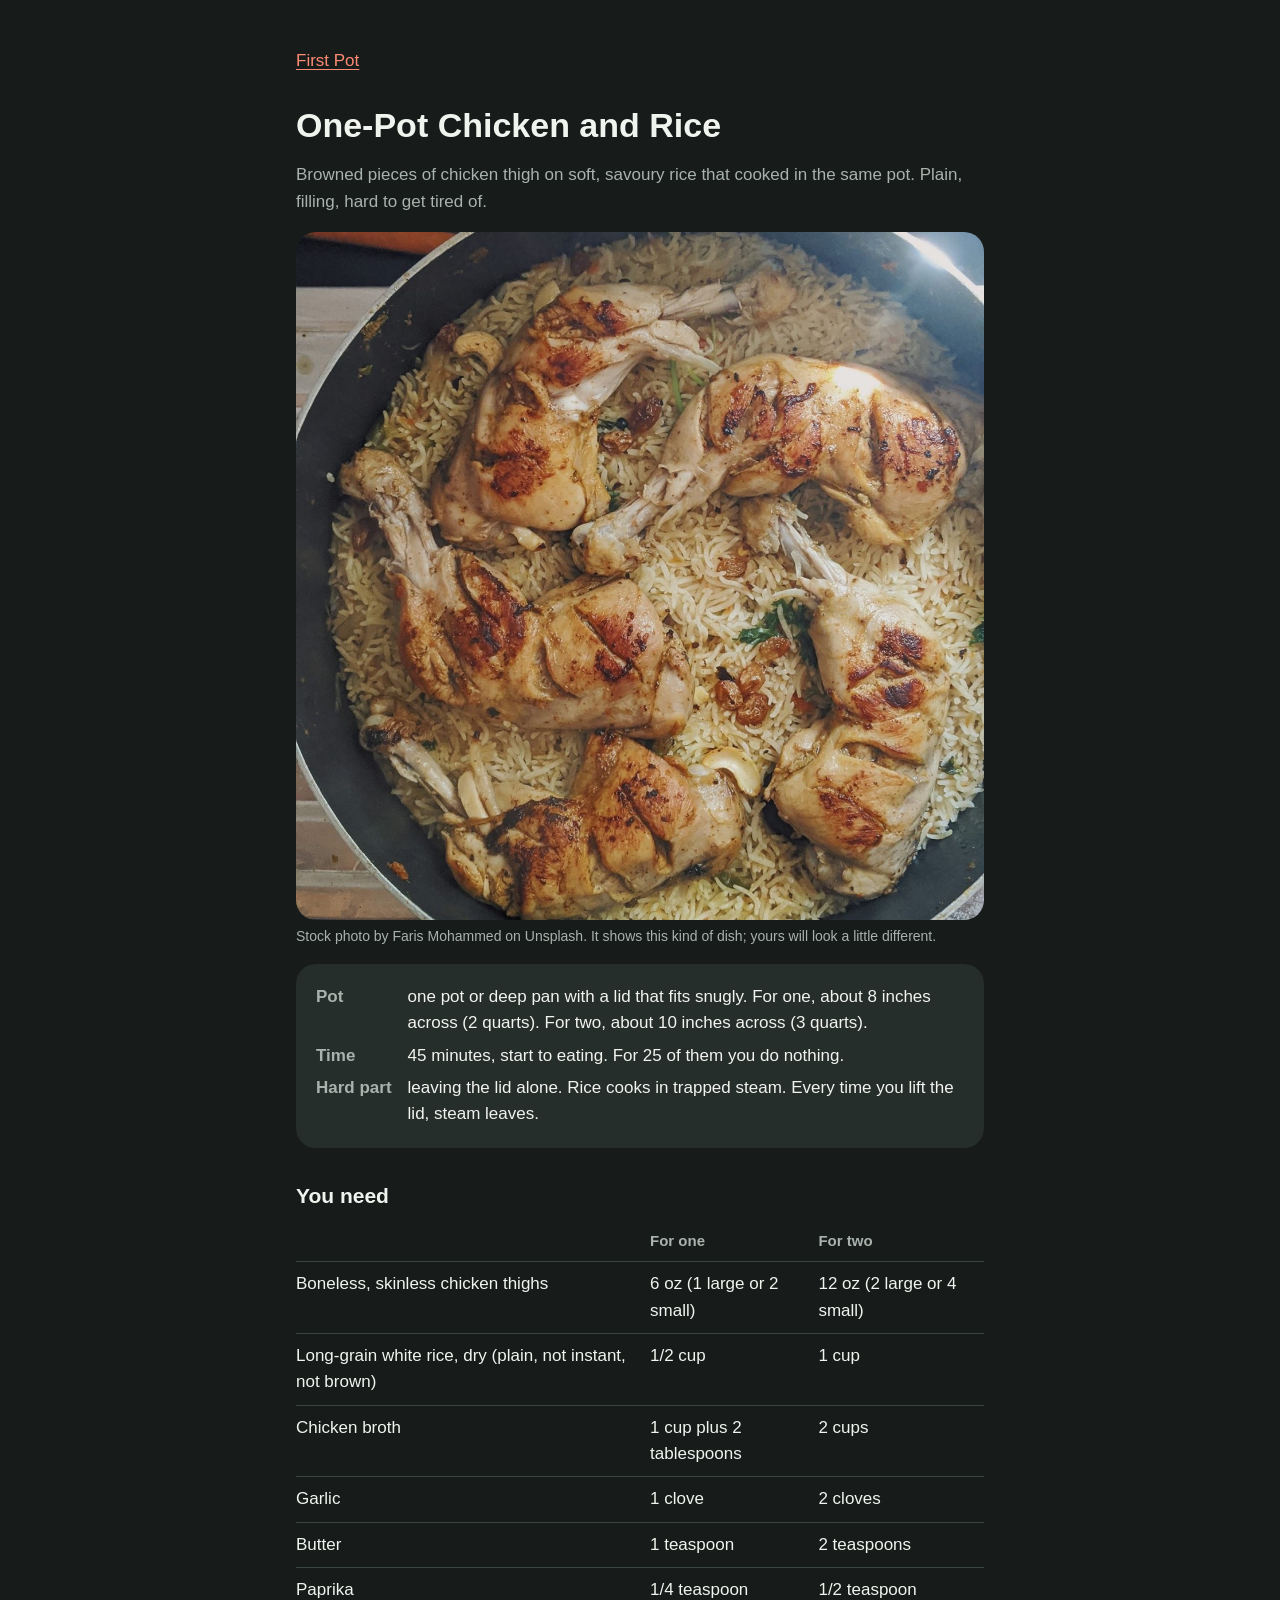
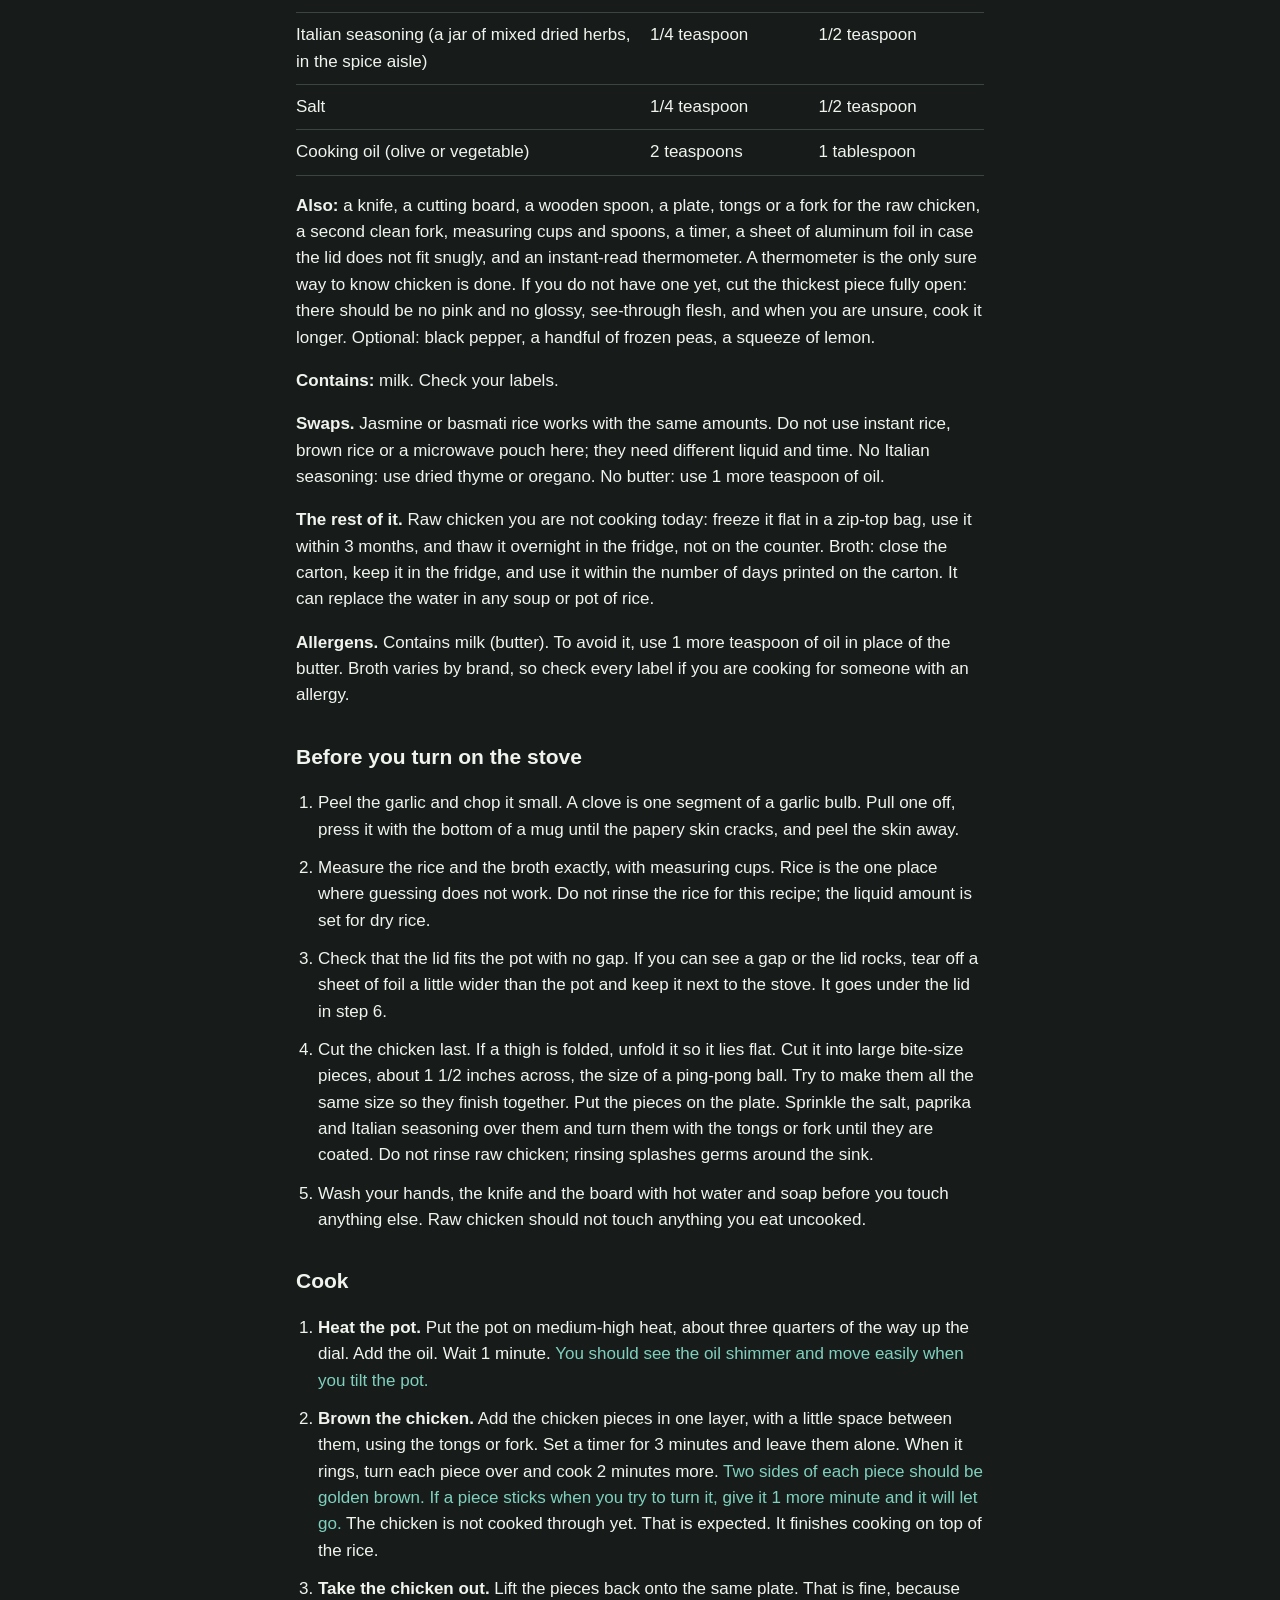
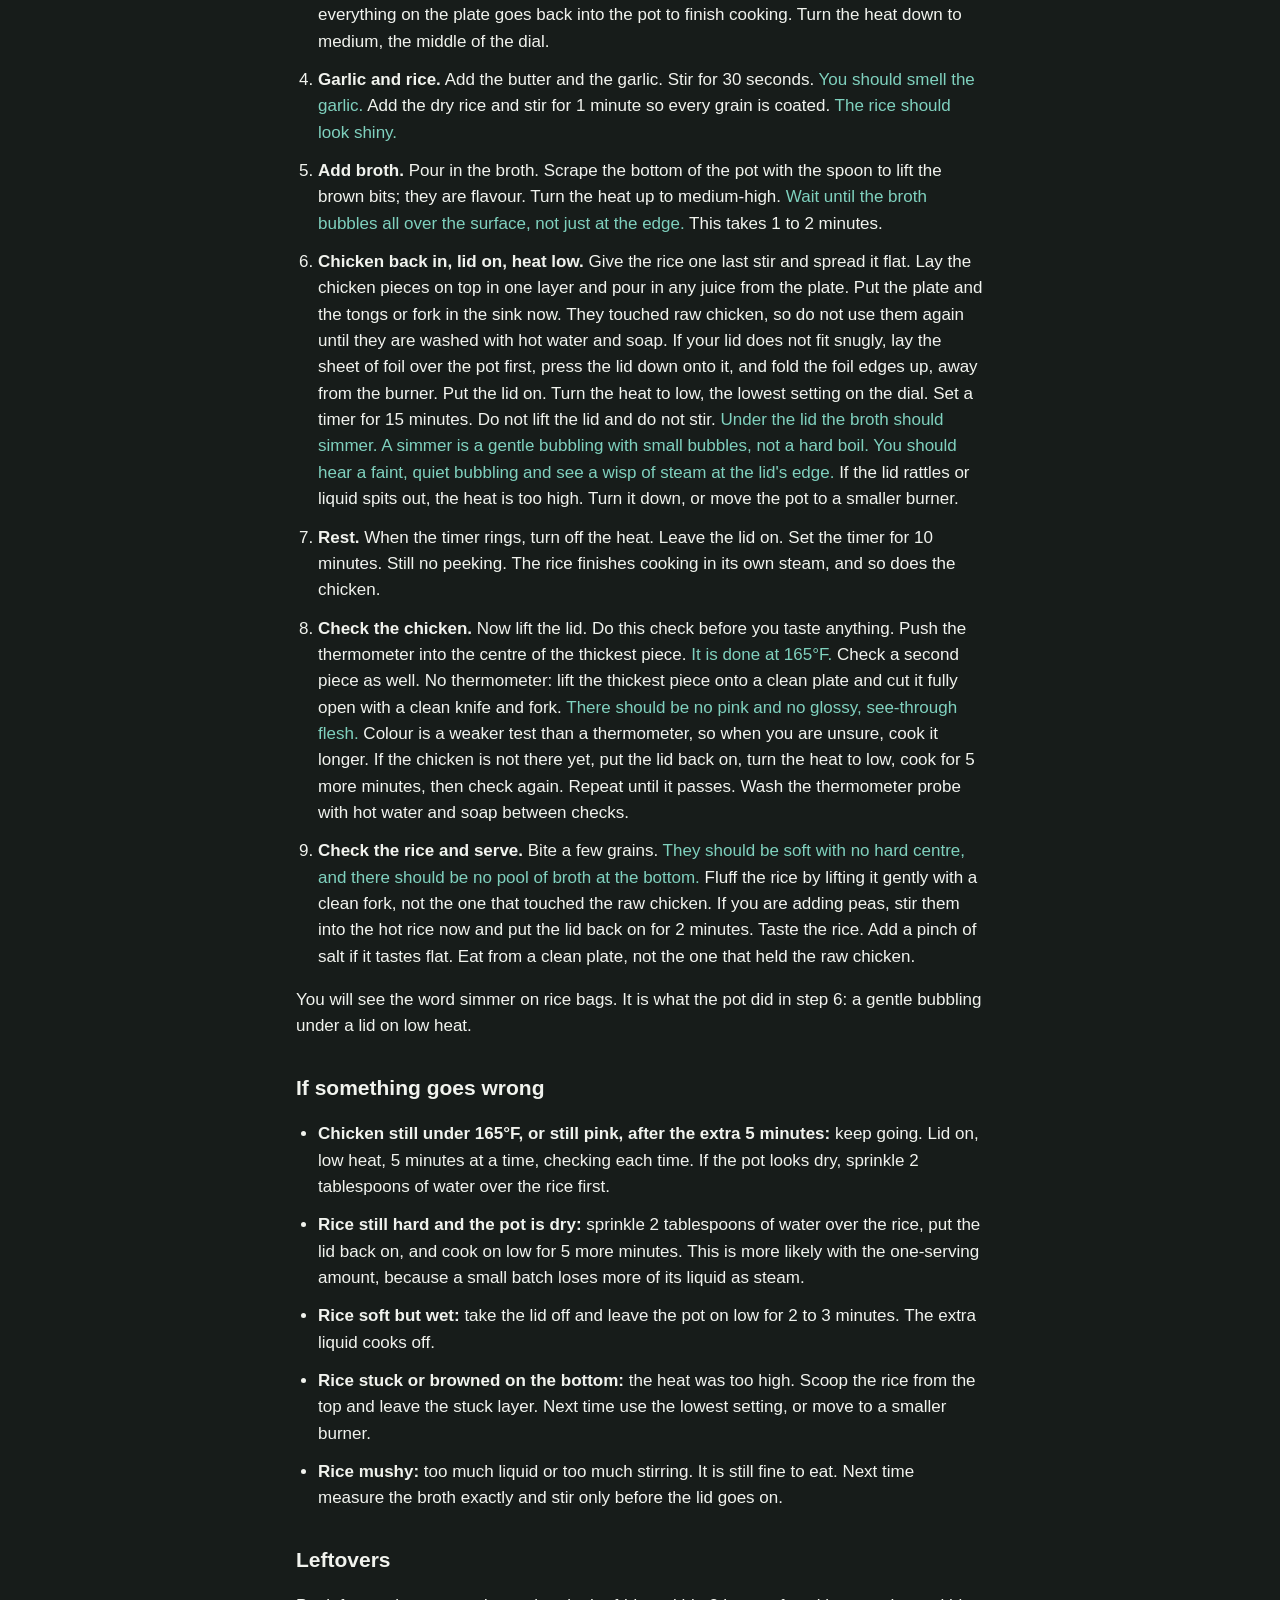
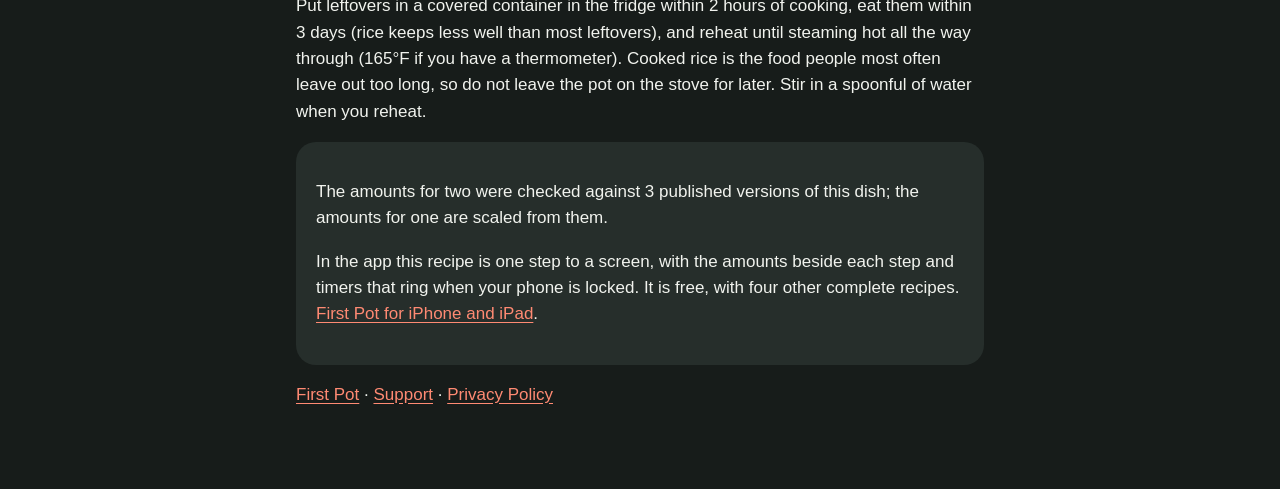
<file: recipes/one-pot-chicken-and-rice.html>
<!doctype html>
<html lang="en">
<head>
<meta charset="utf-8">
<meta name="viewport" content="width=device-width, initial-scale=1">
<title>One-Pot Chicken and Rice for one or two, in one pot | First Pot</title>
<meta name="description" content="Browned pieces of chicken thigh on soft, savoury rice that cooked in the same pot. Plain, filling, hard to get tired of. One pot, 45 minutes, written for one person and for two, for people who have never cooked.">
<link rel="canonical" href="https://amgarcia2235.github.io/firstpot-site/recipes/one-pot-chicken-and-rice.html">
<link rel="stylesheet" href="../style.css">
<script type="application/ld+json">
{
 "@context": "https://schema.org",
 "@type": "Recipe",
 "name": "One-Pot Chicken and Rice",
 "description": "Browned pieces of chicken thigh on soft, savoury rice that cooked in the same pot. Plain, filling, hard to get tired of.",
 "totalTime": "PT45M",
 "recipeYield": "1 serving",
 "recipeCategory": "Dinner",
 "keywords": "one pot, for one, for two, beginner, base skill",
 "recipeIngredient": [
  "6 oz (1 large or 2 small) Boneless, skinless chicken thighs",
  "1/2 cup Long-grain white rice, dry",
  "1 cup plus 2 tablespoons Chicken broth",
  "1 clove Garlic",
  "1 teaspoon Butter",
  "1/4 teaspoon Paprika",
  "1/4 teaspoon Italian seasoning",
  "1/4 teaspoon Salt",
  "2 teaspoons Cooking oil"
 ],
 "recipeInstructions": [
  {
   "@type": "HowToStep",
   "name": "Get ready 1",
   "text": "Peel the garlic and chop it small. A clove is one segment of a garlic bulb. Pull one off, press it with the bottom of a mug until the papery skin cracks, and peel the skin away."
  },
  {
   "@type": "HowToStep",
   "name": "Get ready 2",
   "text": "Measure the rice and the broth exactly, with measuring cups. Rice is the one place where guessing does not work. Do not rinse the rice for this recipe; the liquid amount is set for dry rice."
  },
  {
   "@type": "HowToStep",
   "name": "Get ready 3",
   "text": "Check that the lid fits the pot with no gap. If you can see a gap or the lid rocks, tear off a sheet of foil a little wider than the pot and keep it next to the stove. It goes under the lid in step 6."
  },
  {
   "@type": "HowToStep",
   "name": "Get ready 4",
   "text": "Cut the chicken last. If a thigh is folded, unfold it so it lies flat. Cut it into large bite-size pieces, about 1 1/2 inches across, the size of a ping-pong ball. Try to make them all the same size so they finish together. Put the pieces on the plate. Sprinkle the salt, paprika and Italian seasoning over them and turn them with the tongs or fork until they are coated. Do not rinse raw chicken; rinsing splashes germs around the sink."
  },
  {
   "@type": "HowToStep",
   "name": "Get ready 5",
   "text": "Wash your hands, the knife and the board with hot water and soap before you touch anything else. Raw chicken should not touch anything you eat uncooked."
  },
  {
   "@type": "HowToStep",
   "name": "Heat the pot",
   "text": "Put the pot on medium-high heat, about three quarters of the way up the dial. Add the oil. Wait 1 minute. You should see the oil shimmer and move easily when you tilt the pot."
  },
  {
   "@type": "HowToStep",
   "name": "Brown the chicken",
   "text": "Add the chicken pieces in one layer, with a little space between them, using the tongs or fork. Set a timer for 3 minutes and leave them alone. When it rings, turn each piece over and cook 2 minutes more. Two sides of each piece should be golden brown. If a piece sticks when you try to turn it, give it 1 more minute and it will let go. The chicken is not cooked through yet. That is expected. It finishes cooking on top of the rice."
  },
  {
   "@type": "HowToStep",
   "name": "Take the chicken out",
   "text": "Lift the pieces back onto the same plate. That is fine, because everything on the plate goes back into the pot to finish cooking. Turn the heat down to medium, the middle of the dial."
  },
  {
   "@type": "HowToStep",
   "name": "Garlic and rice",
   "text": "Add the butter and the garlic. Stir for 30 seconds. You should smell the garlic. Add the dry rice and stir for 1 minute so every grain is coated. The rice should look shiny."
  },
  {
   "@type": "HowToStep",
   "name": "Add broth",
   "text": "Pour in the broth. Scrape the bottom of the pot with the spoon to lift the brown bits; they are flavour. Turn the heat up to medium-high. Wait until the broth bubbles all over the surface, not just at the edge. This takes 1 to 2 minutes."
  },
  {
   "@type": "HowToStep",
   "name": "Chicken back in, lid on, heat low",
   "text": "Give the rice one last stir and spread it flat. Lay the chicken pieces on top in one layer and pour in any juice from the plate. Put the plate and the tongs or fork in the sink now. They touched raw chicken, so do not use them again until they are washed with hot water and soap. If your lid does not fit snugly, lay the sheet of foil over the pot first, press the lid down onto it, and fold the foil edges up, away from the burner. Put the lid on. Turn the heat to low, the lowest setting on the dial. Set a timer for 15 minutes. Do not lift the lid and do not stir. Under the lid the broth should simmer. A simmer is a gentle bubbling with small bubbles, not a hard boil. You should hear a faint, quiet bubbling and see a wisp of steam at the lid's edge. If the lid rattles or liquid spits out, the heat is too high. Turn it down, or move the pot to a smaller burner."
  },
  {
   "@type": "HowToStep",
   "name": "Rest",
   "text": "When the timer rings, turn off the heat. Leave the lid on. Set the timer for 10 minutes. Still no peeking. The rice finishes cooking in its own steam, and so does the chicken."
  },
  {
   "@type": "HowToStep",
   "name": "Check the chicken",
   "text": "Now lift the lid. Do this check before you taste anything. Push the thermometer into the centre of the thickest piece. It is done at 165°F. Check a second piece as well. No thermometer: lift the thickest piece onto a clean plate and cut it fully open with a clean knife and fork. There should be no pink and no glossy, see-through flesh. Colour is a weaker test than a thermometer, so when you are unsure, cook it longer. If the chicken is not there yet, put the lid back on, turn the heat to low, cook for 5 more minutes, then check again. Repeat until it passes. Wash the thermometer probe with hot water and soap between checks."
  },
  {
   "@type": "HowToStep",
   "name": "Check the rice and serve",
   "text": "Bite a few grains. They should be soft with no hard centre, and there should be no pool of broth at the bottom. Fluff the rice by lifting it gently with a clean fork, not the one that touched the raw chicken. If you are adding peas, stir them into the hot rice now and put the lid back on for 2 minutes. Taste the rice. Add a pinch of salt if it tastes flat. Eat from a clean plate, not the one that held the raw chicken."
  }
 ],
 "author": {
  "@type": "Organization",
  "name": "First Pot"
 },
 "image": "https://amgarcia2235.github.io/firstpot-site/recipes/img/one-pot-chicken-and-rice.jpg"
}
</script>
</head>
<body>
<main>
<nav><a href="../index.html">First Pot</a></nav>
<h1>One-Pot Chicken and Rice</h1>
<p class="muted">Browned pieces of chicken thigh on soft, savoury rice that cooked in the same pot. Plain, filling, hard to get tired of.</p>
<img class="photo" src="img/one-pot-chicken-and-rice.jpg" alt="One-Pot Chicken and Rice" width="1200">
<p class="muted small">Stock photo by Faris Mohammed on Unsplash. It shows this kind of dish; yours will look a little different.</p>
<div class="card"><dl class="facts"><dt>Pot</dt><dd>one pot or deep pan with a lid that fits snugly. For one, about 8 inches across (2 quarts). For two, about 10 inches across (3 quarts).</dd><dt>Time</dt><dd>45 minutes, start to eating. For 25 of them you do nothing.</dd><dt>Hard part</dt><dd>leaving the lid alone. Rice cooks in trapped steam. Every time you lift the lid, steam leaves.</dd></dl></div>
<h2>You need</h2>
<table>
<thead><tr><th></th><th>For one</th><th>For two</th></tr></thead>
<tbody>
<tr><td>Boneless, skinless chicken thighs</td><td>6 oz (1 large or 2 small)</td><td>12 oz (2 large or 4 small)</td></tr>
<tr><td>Long-grain white rice, dry (plain, not instant, not brown)</td><td>1/2 cup</td><td>1 cup</td></tr>
<tr><td>Chicken broth</td><td>1 cup plus 2 tablespoons</td><td>2 cups</td></tr>
<tr><td>Garlic</td><td>1 clove</td><td>2 cloves</td></tr>
<tr><td>Butter</td><td>1 teaspoon</td><td>2 teaspoons</td></tr>
<tr><td>Paprika</td><td>1/4 teaspoon</td><td>1/2 teaspoon</td></tr>
<tr><td>Italian seasoning (a jar of mixed dried herbs, in the spice aisle)</td><td>1/4 teaspoon</td><td>1/2 teaspoon</td></tr>
<tr><td>Salt</td><td>1/4 teaspoon</td><td>1/2 teaspoon</td></tr>
<tr><td>Cooking oil (olive or vegetable)</td><td>2 teaspoons</td><td>1 tablespoon</td></tr>
</tbody>
</table>
<p><strong>Also:</strong> a knife, a cutting board, a wooden spoon, a plate, tongs or a fork for the raw chicken, a second clean fork, measuring cups and spoons, a timer, a sheet of aluminum foil in case the lid does not fit snugly, and an instant-read thermometer. A thermometer is the only sure way to know chicken is done. If you do not have one yet, cut the thickest piece fully open: there should be no pink and no glossy, see-through flesh, and when you are unsure, cook it longer. Optional: black pepper, a handful of frozen peas, a squeeze of lemon.</p>
<p><strong>Contains:</strong> milk. Check your labels.</p>
<p><strong>Swaps.</strong> Jasmine or basmati rice works with the same amounts. Do not use instant rice, brown rice or a microwave pouch here; they need different liquid and time. No Italian seasoning: use dried thyme or oregano. No butter: use 1 more teaspoon of oil.</p>
<p><strong>The rest of it.</strong> Raw chicken you are not cooking today: freeze it flat in a zip-top bag, use it within 3 months, and thaw it overnight in the fridge, not on the counter. Broth: close the carton, keep it in the fridge, and use it within the number of days printed on the carton. It can replace the water in any soup or pot of rice.</p>
<p><strong>Allergens.</strong> Contains milk (butter). To avoid it, use 1 more teaspoon of oil in place of the butter. Broth varies by brand, so check every label if you are cooking for someone with an allergy.</p>
<h2>Before you turn on the stove</h2>
<ol>
<li>Peel the garlic and chop it small. A clove is one segment of a garlic bulb. Pull one off, press it with the bottom of a mug until the papery skin cracks, and peel the skin away.</li>
<li>Measure the rice and the broth exactly, with measuring cups. Rice is the one place where guessing does not work. Do not rinse the rice for this recipe; the liquid amount is set for dry rice.</li>
<li>Check that the lid fits the pot with no gap. If you can see a gap or the lid rocks, tear off a sheet of foil a little wider than the pot and keep it next to the stove. It goes under the lid in step 6.</li>
<li>Cut the chicken last. If a thigh is folded, unfold it so it lies flat. Cut it into large bite-size pieces, about 1 1/2 inches across, the size of a ping-pong ball. Try to make them all the same size so they finish together. Put the pieces on the plate. Sprinkle the salt, paprika and Italian seasoning over them and turn them with the tongs or fork until they are coated. Do not rinse raw chicken; rinsing splashes germs around the sink.</li>
<li>Wash your hands, the knife and the board with hot water and soap before you touch anything else. Raw chicken should not touch anything you eat uncooked.</li>
</ol>
<h2>Cook</h2>
<ol>
<li><strong>Heat the pot.</strong> Put the pot on medium-high heat, about three quarters of the way up the dial. Add the oil. Wait 1 minute. <em class="cue">You should see the oil shimmer and move easily when you tilt the pot.</em></li>
<li><strong>Brown the chicken.</strong> Add the chicken pieces in one layer, with a little space between them, using the tongs or fork. Set a timer for 3 minutes and leave them alone. When it rings, turn each piece over and cook 2 minutes more. <em class="cue">Two sides of each piece should be golden brown. If a piece sticks when you try to turn it, give it 1 more minute and it will let go.</em> The chicken is not cooked through yet. That is expected. It finishes cooking on top of the rice.</li>
<li><strong>Take the chicken out.</strong> Lift the pieces back onto the same plate. That is fine, because everything on the plate goes back into the pot to finish cooking. Turn the heat down to medium, the middle of the dial.</li>
<li><strong>Garlic and rice.</strong> Add the butter and the garlic. Stir for 30 seconds. <em class="cue">You should smell the garlic.</em> Add the dry rice and stir for 1 minute so every grain is coated. <em class="cue">The rice should look shiny.</em></li>
<li><strong>Add broth.</strong> Pour in the broth. Scrape the bottom of the pot with the spoon to lift the brown bits; they are flavour. Turn the heat up to medium-high. <em class="cue">Wait until the broth bubbles all over the surface, not just at the edge.</em> This takes 1 to 2 minutes.</li>
<li><strong>Chicken back in, lid on, heat low.</strong> Give the rice one last stir and spread it flat. Lay the chicken pieces on top in one layer and pour in any juice from the plate. Put the plate and the tongs or fork in the sink now. They touched raw chicken, so do not use them again until they are washed with hot water and soap. If your lid does not fit snugly, lay the sheet of foil over the pot first, press the lid down onto it, and fold the foil edges up, away from the burner. Put the lid on. Turn the heat to low, the lowest setting on the dial. Set a timer for 15 minutes. Do not lift the lid and do not stir. <em class="cue">Under the lid the broth should simmer. A simmer is a gentle bubbling with small bubbles, not a hard boil. You should hear a faint, quiet bubbling and see a wisp of steam at the lid's edge.</em> If the lid rattles or liquid spits out, the heat is too high. Turn it down, or move the pot to a smaller burner.</li>
<li><strong>Rest.</strong> When the timer rings, turn off the heat. Leave the lid on. Set the timer for 10 minutes. Still no peeking. The rice finishes cooking in its own steam, and so does the chicken.</li>
<li><strong>Check the chicken.</strong> Now lift the lid. Do this check before you taste anything. Push the thermometer into the centre of the thickest piece. <em class="cue">It is done at 165°F.</em> Check a second piece as well. No thermometer: lift the thickest piece onto a clean plate and cut it fully open with a clean knife and fork. <em class="cue">There should be no pink and no glossy, see-through flesh.</em> Colour is a weaker test than a thermometer, so when you are unsure, cook it longer. If the chicken is not there yet, put the lid back on, turn the heat to low, cook for 5 more minutes, then check again. Repeat until it passes. Wash the thermometer probe with hot water and soap between checks.</li>
<li><strong>Check the rice and serve.</strong> Bite a few grains. <em class="cue">They should be soft with no hard centre, and there should be no pool of broth at the bottom.</em> Fluff the rice by lifting it gently with a clean fork, not the one that touched the raw chicken. If you are adding peas, stir them into the hot rice now and put the lid back on for 2 minutes. Taste the rice. Add a pinch of salt if it tastes flat. Eat from a clean plate, not the one that held the raw chicken.</li>
</ol>
<p>You will see the word simmer on rice bags. It is what the pot did in step 6: a gentle bubbling under a lid on low heat.</p>
<h2>If something goes wrong</h2>
<ul>
<li><strong>Chicken still under 165°F, or still pink, after the extra 5 minutes:</strong> keep going. Lid on, low heat, 5 minutes at a time, checking each time. If the pot looks dry, sprinkle 2 tablespoons of water over the rice first.</li>
<li><strong>Rice still hard and the pot is dry:</strong> sprinkle 2 tablespoons of water over the rice, put the lid back on, and cook on low for 5 more minutes. This is more likely with the one-serving amount, because a small batch loses more of its liquid as steam.</li>
<li><strong>Rice soft but wet:</strong> take the lid off and leave the pot on low for 2 to 3 minutes. The extra liquid cooks off.</li>
<li><strong>Rice stuck or browned on the bottom:</strong> the heat was too high. Scoop the rice from the top and leave the stuck layer. Next time use the lowest setting, or move to a smaller burner.</li>
<li><strong>Rice mushy:</strong> too much liquid or too much stirring. It is still fine to eat. Next time measure the broth exactly and stir only before the lid goes on.</li>
</ul>
<h2>Leftovers</h2>
<p>Put leftovers in a covered container in the fridge within 2 hours of cooking, eat them within 3 days (rice keeps less well than most leftovers), and reheat until steaming hot all the way through (165°F if you have a thermometer). Cooked rice is the food people most often leave out too long, so do not leave the pot on the stove for later. Stir in a spoonful of water when you reheat.</p>
<div class="card">
<p>The amounts for two were checked against 3 published versions of this dish; the amounts for one are scaled from them.</p>
<p>In the app this recipe is one step to a screen, with the amounts beside each step and timers that ring when your phone is locked. It is free, with four other complete recipes. <a href="https://apps.apple.com/app/id6834797982">First Pot for iPhone and iPad</a>.</p>
</div>
<p><a href="../index.html">First Pot</a> &middot; <a href="../support.html">Support</a> &middot; <a href="../privacy.html">Privacy Policy</a></p>
</main>
</body>
</html>
</file>
<file: site.css>
/* First Pot. The app's rules, on the web:
   the ground is cast iron; colour is enamel, always a solid fill; words sit on opaque panels;
   corners come from one scale (24, 20, 12, 5). No gradients, blur, pale tints or soft shadows.
   style.css stays as it is for the recipe pages. */

:root {
  color-scheme: dark;
  --iron: #171c1a;
  --surface: #262e2b;
  --line: #3a4440;
  --ink: #f1f3ee;
  --soft: #a9b2ad;
  --cream: #fff8ec;
  --mint: #7fd1be;
  --chili: #c2331f;
  --chili-deep: #8e2414;
  --mustard: #d9a21b;
  --mustard-ink: #2a1e05;
  --r-card: 24px;
  --r-panel: 20px;
  --r-inner: 12px;
  --r-stamp: 5px;
  --gutter: clamp(16px, 4vw, 48px);
  --page: min(1240px, 100% - 2 * var(--gutter));
  --sans: system-ui, -apple-system, BlinkMacSystemFont, "Segoe UI", Roboto, "Helvetica Neue", Arial, sans-serif;
  --cut: BlinkMacSystemFont, -apple-system, "Roboto Condensed", "Arial Narrow", sans-serif-condensed, Impact, "Helvetica Neue", sans-serif;
}

*, *::before, *::after { box-sizing: border-box; }
html { background: var(--iron); -webkit-text-size-adjust: 100%; scroll-behavior: smooth; }
body { margin: 0; background: var(--iron); color: var(--ink); font: 400 18px/1.5 var(--sans); overflow-wrap: break-word; }
img, svg { display: block; max-width: 100%; }
img { height: auto; }
p { margin: 0; }
ul { margin: 0; padding: 0; list-style: none; }
a { color: var(--mint); text-underline-offset: 3px; }
:focus-visible { outline: 3px solid var(--cream); outline-offset: 3px; border-radius: var(--r-stamp); }

/* The two branded cuts of the system font. */
.cut, h1, h2, .num, .clock, .wordmark {
  font-family: var(--cut);
  font-weight: 900;
  font-stretch: 75%;
  font-variation-settings: "wdth" 30;
  text-transform: uppercase;
  line-height: .94;
  letter-spacing: .012em;
  text-wrap: balance;
}
.stamp, .free li::after, .free .muted {
  display: inline-block;
  padding: 5px 10px;
  border-radius: var(--r-stamp);
  background: var(--iron);
  color: var(--cream);
  font-family: var(--cut);
  font-size: 14px;
  font-weight: 800;
  font-stretch: 75%;
  letter-spacing: .09em;
  line-height: 1.2;
  text-transform: uppercase;
}

.skip { position: absolute; left: 16px; top: -80px; z-index: 10; padding: 10px 16px; border-radius: var(--r-stamp); background: var(--cream); color: var(--iron); font-weight: 700; }
.skip:focus { top: 12px; }

/* Top of the page */
.bar { width: var(--page); margin-inline: auto; display: flex; align-items: center; justify-content: space-between; gap: 16px; min-height: 76px; }
.wordmark { display: inline-flex; align-items: center; gap: 10px; white-space: nowrap; color: var(--ink); font-size: 38px; text-decoration: none; }
.wordmark svg { width: auto; height: 30px; flex: none; fill: var(--chili); }
.bar nav { display: flex; gap: 22px; }
.bar nav a { color: var(--ink); font-weight: 600; font-size: 16px; padding: 10px 0; }

/* Opening slab: solid chili, the first screen rising out of it */
.open { background: var(--chili); color: var(--cream); overflow: hidden; }
.open-in { width: var(--page); margin-inline: auto; display: grid; grid-template-columns: minmax(0, 7fr) minmax(0, 5fr); gap: clamp(24px, 4vw, 64px); align-items: end; padding-top: clamp(36px, 6vw, 84px); }
.open-text { padding-bottom: clamp(40px, 6vw, 84px); }
h1 { margin: 18px 0 0; font-size: clamp(76px, 10.4vw, 150px); }
h1 span { display: block; }
h1 .block { width: fit-content; margin: .05em 0 .05em -.08em; padding: .05em .1em .02em; border-radius: var(--r-inner); background: var(--iron); }
.lede { max-width: 25em; margin-top: 26px; font-size: clamp(24px, 2.2vw, 30px); font-weight: 700; line-height: 1.22; }
.badge { display: inline-block; margin-top: 30px; }
.badge img { width: auto; height: 56px; }
.open-shot { justify-self: center; width: min(100%, 410px); height: clamp(460px, 50vw, 660px); overflow: hidden; border: 8px solid var(--iron); border-bottom: 0; border-radius: var(--r-card) var(--r-card) 0 0; background: var(--iron); }

/* The page runs like the app's cook mode: a numbered enamel slab for each step */
.step { width: var(--page); margin-inline: auto; padding-top: clamp(64px, 9vw, 128px); }
.slab { display: flex; align-items: center; gap: clamp(16px, 2.6vw, 34px); padding: clamp(18px, 2.4vw, 30px) clamp(20px, 3vw, 40px); border-radius: var(--r-card); background: var(--e); color: var(--on); }
.num { flex: none; font-size: clamp(104px, 15vw, 208px); line-height: .8; }
.slab h2 { margin: 12px 0 0; font-size: clamp(46px, 9.4vw, 136px); }
.intro { max-width: 34em; margin-top: 24px; font-size: clamp(19px, 1.7vw, 22px); }

.e-mustard { --e: var(--mustard); --on: var(--mustard-ink); --lip: #a87a0c; }
.e-cobalt { --e: #2759a8; --on: var(--cream); --lip: #1a3e7a; }
.e-teal { --e: #1f7a7a; --on: var(--cream); --lip: #145656; }
.e-forest { --e: #2f6b4a; --on: var(--cream); --lip: #1f4a32; }
.e-sage { --e: #8fa58a; --on: #15201a; --lip: #64795f; }
.e-berry { --e: #a62b55; --on: var(--cream); --lip: #771c3b; }
.e-ink { --e: #2b3a55; --on: var(--cream); --lip: #1b2538; }
.e-brick { --e: #8c3a2b; --on: var(--cream); --lip: #61261b; }
.e-plum { --e: #6e3b5e; --on: var(--cream); --lip: #4c2741; }
/* These three keep cream type at 4.5:1 only on their deep shade, so the deep shade is the face. */
.e-olive { --e: #4d5a1b; --on: var(--cream); --lip: #6f7d2b; }
.e-paprika { --e: #9c3a19; --on: var(--cream); --lip: #d2552b; }

/* Step 1: the shelf. The list inside the markers is written by scripts/build_site.py, so it is styled as it comes. */
.free h2, .more h2 { margin: clamp(36px, 5vw, 60px) 0 18px; font-size: clamp(36px, 4.6vw, 60px); }
.free ul, .more ul { display: grid; grid-template-columns: repeat(5, minmax(0, 1fr)); gap: 12px; }
.free li { --e: #1f7a7a; --on: var(--cream); --lip: #145656; position: relative; display: flex; flex-direction: column; overflow: hidden; border-bottom: 7px solid var(--lip); border-radius: var(--r-card); background: var(--e); transition: transform .12s ease-out; }
.free li::before { content: ""; aspect-ratio: 1; background: var(--lip) center / cover no-repeat; }
.free li::after { content: "Free"; pointer-events: none; position: absolute; top: 12px; left: 12px; background: var(--mustard); color: var(--mustard-ink); }
.free li a { flex: 1; padding: 16px 16px 12px; color: var(--on); font-family: var(--cut); font-size: clamp(27px, 2.5vw, 33px); font-weight: 900; font-stretch: 75%; font-variation-settings: "wdth" 40; line-height: 1; text-decoration: none; }
.free li a::after { content: ""; position: absolute; inset: 0; border-radius: var(--r-card); }
.free li a:focus-visible { outline: none; }
.free li a:focus-visible::after { border: 4px solid var(--iron); outline: 3px solid var(--cream); outline-offset: -7px; }
.free .muted { align-self: flex-start; margin: 0 16px 16px; }
.free li:hover { transform: translateY(4px); }
.free li:has(a[href*="gochujang-butter-noodles"]) { --e: #c2331f; --on: var(--cream); --lip: #8e2414; }
.free li:has(a[href*="one-pot-chicken-and-rice"]) { --e: #d9a21b; --on: var(--mustard-ink); --lip: #a87a0c; }
.free li:has(a[href*="lasagna-soup"]) { --e: #b8402e; --on: var(--cream); --lip: #85291c; }
.free li:has(a[href*="marry-me-chicken-orzo"]) { --e: #b24f64; --on: var(--cream); --lip: #823748; }
.free li:has(a[href*="french-onion-pasta"]) { --e: #7a4819; --on: var(--cream); --lip: #a8672c; }
.free li:has(a[href*="gochujang-butter-noodles"])::before { background-image: url("img/shelf/gochujang-butter-noodles.jpg"); }
.free li:has(a[href*="one-pot-chicken-and-rice"])::before { background-image: url("img/shelf/one-pot-chicken-and-rice.jpg"); }
.free li:has(a[href*="lasagna-soup"])::before { background-image: url("img/shelf/lasagna-soup.jpg"); }
.free li:has(a[href*="marry-me-chicken-orzo"])::before { background-image: url("img/shelf/marry-me-chicken-orzo.jpg"); }
.free li:has(a[href*="french-onion-pasta"])::before { background-image: url("img/shelf/french-onion-pasta.jpg"); }

.more li { display: flex; align-items: flex-end; min-height: clamp(104px, 11vw, 148px); padding: 14px 16px; border-bottom: 7px solid var(--lip); border-radius: var(--r-card); background: var(--e); color: var(--on); font-family: var(--cut); font-size: clamp(24px, 2.2vw, 29px); font-weight: 900; font-stretch: 75%; font-variation-settings: "wdth" 40; line-height: 1.02; }
.more li.e-ink { border: 2px solid var(--line); border-bottom-width: 7px; }

/* Steps 2, 3 and 5: a slab, an opaque panel and the real screen */
.work { display: grid; grid-template-columns: minmax(0, 7fr) minmax(0, 5fr); gap: clamp(20px, 3vw, 40px); align-items: stretch; margin-top: clamp(20px, 3vw, 40px); }
.work.flip { grid-template-columns: minmax(0, 5fr) minmax(0, 7fr); }
.work.flip .words { order: 2; }
.words { display: grid; grid-template-rows: 1fr auto; gap: 14px; }
.work.flip .words { grid-template-rows: 1fr; }
.work .panel { font-size: clamp(19px, 1.8vw, 24px); line-height: 1.38; }
.work.flip .panel { display: flex; flex-direction: column; justify-content: space-between; gap: 18px; }
.panel { padding: clamp(20px, 2.4vw, 30px); border-radius: var(--r-panel); background: var(--surface); }
.panel p + p { margin-top: 14px; }
.lines li { position: relative; padding-left: 20px; }
.lines li + li { margin-top: 12px; }
.lines li::before { content: ""; position: absolute; left: 0; top: .55em; width: 8px; height: 8px; border-radius: var(--r-stamp); background: var(--soft); }
.look { margin-top: 18px; padding: 16px 18px 18px; border-radius: var(--r-inner); background: var(--mint); color: var(--iron); font-weight: 600; }
.look .stamp { display: table; margin-bottom: 10px; }
.shot { justify-self: center; align-self: start; width: min(100%, 410px); overflow: hidden; border: 6px solid var(--line); border-radius: var(--r-card); background: var(--iron); }
.shot.wide { width: 100%; }
.tiles { display: grid; grid-template-columns: 1fr 1fr; gap: 12px; }
.tile { display: grid; justify-items: center; align-content: center; gap: 12px; padding: 18px 10px 16px; border: 2px solid var(--line); border-radius: var(--r-inner); background: var(--iron); }
.tile b { font-family: var(--cut); font-size: clamp(96px, 17vw, 250px); font-weight: 900; font-stretch: 75%; font-variation-settings: "wdth" 30; line-height: .9; }
.tile span { font-family: var(--cut); font-size: clamp(15px, 1.5vw, 20px); font-weight: 800; font-stretch: 75%; letter-spacing: .09em; text-transform: uppercase; }
.tile.on { border-color: #823748; background: #823748; color: #fff; }

/* Step 4: a whole field of plum, and the clock as big as the page */
.field { margin-top: clamp(64px, 9vw, 128px); background: #6e3b5e; color: var(--cream); overflow: hidden; }
.field-in { width: var(--page); margin-inline: auto; display: grid; grid-template-columns: minmax(0, 7fr) minmax(0, 5fr); gap: clamp(24px, 4vw, 64px); align-items: end; padding-top: clamp(44px, 6vw, 84px); }
.field-text { padding-bottom: clamp(44px, 6vw, 84px); }
.field h2 { margin: 14px 0 0; font-size: clamp(46px, 6.4vw, 92px); }
.clock { margin: 18px 0 18px -.03em; font-size: clamp(150px, 27vw, 380px); font-variant-numeric: tabular-nums; line-height: .84; }
.field p.say { max-width: 27em; font-size: clamp(20px, 1.9vw, 24px); font-weight: 600; line-height: 1.35; }
.field-shot { justify-self: center; width: min(100%, 410px); height: clamp(460px, 50vw, 640px); overflow: hidden; border: 8px solid var(--iron); border-bottom: 0; border-radius: var(--r-card) var(--r-card) 0 0; background: var(--iron); }

/* Step 5: the plate the app stamps when you finish */
.plate { display: flex; align-items: center; align-self: center; justify-self: center; gap: clamp(16px, 2.4vw, 34px); width: fit-content; max-width: 100%; margin: 18px 8px; padding: clamp(18px, 3vw, 44px) clamp(24px, 4vw, 60px); border-radius: var(--r-inner); background: var(--chili); color: var(--cream); transform: rotate(-4deg); }
.plate svg { width: clamp(84px, 16vw, 230px); height: auto; flex: none; fill: var(--cream); }
.plate b { font-family: var(--cut); font-size: clamp(68px, 13vw, 190px); white-space: nowrap; font-weight: 900; font-stretch: 75%; font-variation-settings: "wdth" 30; line-height: .9; }

/* The deal: solid mustard */
.deal { margin-top: clamp(64px, 9vw, 128px); background: var(--mustard); color: var(--mustard-ink); overflow: hidden; }
.deal-in { width: var(--page); margin-inline: auto; display: grid; grid-template-columns: minmax(0, 7fr) minmax(0, 5fr); gap: clamp(24px, 4vw, 64px); align-items: end; padding-top: clamp(44px, 6vw, 84px); }
.deal :focus-visible { outline-color: var(--iron); }
.deal-text { padding-bottom: clamp(44px, 6vw, 84px); }
.deal h2 { margin: 0; font-size: clamp(76px, 12vw, 176px); }
.deal h2 span { display: block; }
.deal h2 .block { width: fit-content; margin: .05em 0 .05em -.08em; padding: .05em .1em .02em; border-radius: var(--r-inner); background: var(--chili); color: var(--cream); }
.deal p.say { max-width: 29em; margin-top: 26px; font-size: clamp(20px, 1.9vw, 24px); font-weight: 600; line-height: 1.35; }
.nos { display: flex; flex-wrap: wrap; gap: 8px; margin-top: 24px; }
.deal-shot { justify-self: center; width: min(100%, 410px); height: clamp(460px, 48vw, 620px); overflow: hidden; border: 8px solid var(--iron); border-bottom: 0; border-radius: var(--r-card) var(--r-card) 0 0; background: var(--iron); }

/* Plain facts about the recipes */
.about { width: var(--page); margin-inline: auto; padding-block: clamp(56px, 7vw, 96px); display: grid; grid-template-columns: repeat(2, minmax(0, 1fr)); gap: 14px; }
.about h2 { margin: 0 0 12px; font-size: clamp(34px, 3.4vw, 46px); }

.foot { border-top: 2px solid var(--line); }
.foot-in { width: var(--page); margin-inline: auto; display: flex; flex-wrap: wrap; align-items: center; justify-content: space-between; gap: 14px 28px; padding-block: 28px 36px; }
.foot nav { display: flex; flex-wrap: wrap; gap: 8px 24px; }
.foot nav a { padding: 8px 0; color: var(--ink); }

/* Privacy and support: the words are untouched; only the page around them changes */
.doc main { width: min(780px, 100% - 2 * var(--gutter)); margin-inline: auto; padding-bottom: 72px; }
.doc main > nav { display: flex; align-items: center; justify-content: space-between; gap: 16px; min-height: 76px; margin-bottom: 18px; }
.doc main > nav a { color: var(--ink); font-weight: 600; font-size: 16px; padding: 10px 0; }
.doc main > nav a:first-child { display: inline-flex; align-items: center; gap: 10px; font-family: var(--cut); font-size: 38px; font-weight: 900; font-stretch: 75%; font-variation-settings: "wdth" 30; line-height: .94; text-decoration: none; text-transform: uppercase; padding: 0; }
.doc main > nav a:first-child::before { content: ""; width: 53px; height: 30px; flex: none; background: url("data:image/svg+xml,%3Csvg xmlns='http://www.w3.org/2000/svg' viewBox='0 0 176 100' fill='%23c2331f'%3E%3Crect x='.2' y='36.1' width='24.6' height='15.7' rx='7.8'/%3E%3Crect x='151.2' y='36.1' width='24.6' height='15.7' rx='7.8'/%3E%3Crect x='13.1' y='10.1' width='149.9' height='11.2' rx='5.6'/%3E%3Crect x='75.7' y='2.9' width='24.6' height='10.1' rx='5'/%3E%3Cpath fill-rule='evenodd' d='M18.65 23.94H157.35V68.05Q157.35 100 125.4 100H50.6Q18.65 100 18.65 68.05ZM97.45 41.4V88.6H85.65V53L78.55 58.5V47L85 41.4Z'/%3E%3C/svg%3E") center / contain no-repeat; }
.doc h1 { margin: 0 0 16px; padding: clamp(22px, 4vw, 36px) clamp(20px, 4vw, 36px) clamp(18px, 3.4vw, 30px); border-radius: var(--r-card); background: #145656; color: var(--cream); font-size: clamp(60px, 11vw, 112px); }
.doc.privacy h1 { background: #2b3a55; }
.doc h2 { margin: 42px 0 12px; font-size: clamp(32px, 4.4vw, 42px); }
.doc p { margin: 0 0 14px; }
.doc .muted { color: var(--soft); }
.doc .card { margin: 16px 0 8px; padding: clamp(20px, 3vw, 28px); border-radius: var(--r-panel); background: var(--surface); }
.doc .card p:last-child { margin-bottom: 0; }
.doc main ul { margin: 0 0 14px; }
.doc main li { position: relative; margin: 0 0 12px; padding-left: 20px; }
.doc main li::before { content: ""; position: absolute; left: 0; top: .55em; width: 8px; height: 8px; border-radius: var(--r-stamp); background: var(--soft); }

/* The page that is not there */
.lost { width: var(--page); min-height: 62vh; margin-inline: auto; padding-block: clamp(32px, 6vw, 72px); }
.lost .slab { display: block; background: var(--chili); color: var(--cream); }
.lost h1 { margin: 12px 0 0; font-size: clamp(76px, 15vw, 210px); }
.lost p.say { margin-top: 26px; font-size: clamp(20px, 2vw, 24px); }
.back { display: inline-block; margin-top: 26px; padding: 15px 24px; border-bottom: 5px solid var(--chili-deep); border-radius: var(--r-inner); background: var(--chili); color: var(--cream); font-size: 19px; font-weight: 700; text-decoration: none; text-transform: uppercase; }

@media (max-width: 940px) {
  .open h1 { font-size: clamp(58px, 19.4vw, 170px); }
  .free ul, .more ul { grid-template-columns: repeat(3, minmax(0, 1fr)); }
  .open-in, .field-in, .deal-in { grid-template-columns: minmax(0, 1fr); gap: 0; }
  .open-text, .field-text, .deal :focus-visible { outline-color: var(--iron); }
.deal-text { padding-bottom: 36px; }
  .open-shot, .field-shot, .deal-shot { height: 500px; }
  .work, .work.flip { grid-template-columns: minmax(0, 1fr); }
  .work.flip .words { order: 0; }
  .about { grid-template-columns: minmax(0, 1fr); }
}
@media (max-width: 620px) {
  body { font-size: 17px; }
  .free ul, .more ul { grid-template-columns: repeat(2, minmax(0, 1fr)); gap: 10px; }
  .free li:last-child:nth-child(odd) { grid-column: 1 / -1; }
  .free li:last-child:nth-child(odd)::before { aspect-ratio: 2; }
  .more li:last-child:nth-child(odd) { grid-column: 1 / -1; }
  .slab { align-items: flex-start; }
  .clock { font-size: 50vw; }
}
@media (max-width: 360px) {
  .wordmark, .doc main > nav a:first-child { font-size: 31px; }
  .wordmark svg { height: 24px; }
  .bar nav { gap: 14px; }
  .stamp { letter-spacing: .05em; }
}
@media (prefers-reduced-motion: reduce) {
  html { scroll-behavior: auto; }
  *, *::before, *::after { transition: none !important; animation: none !important; }
  .free li:hover { transform: none; }
}
</file>
<file: style.css>
:root { color-scheme: dark; --bg: #171c1a; --fg: #f1f3ee; --muted: #a9b2ad; --card: #262e2b; --link: #ff8a73; }
* { box-sizing: border-box; }
body { margin: 0; background: var(--bg); color: var(--fg); font: 17px/1.55 -apple-system, BlinkMacSystemFont, "Segoe UI", Roboto, sans-serif; }
main { max-width: 720px; margin: 0 auto; padding: 48px 16px 64px; }
h1 { font-size: 34px; line-height: 1.15; margin: 0 0 8px; font-weight: 600; }
h2 { font-size: 21px; margin: 32px 0 8px; font-weight: 600; }
/* The name as the app draws it: the chili pot with a 1 cut out of it, beside FIRST POT in heavy condensed capitals.
   The system's own condensed cut where there is one; no font is downloaded. */
.wordmark { display: flex; align-items: center; gap: 10px; font-family: -apple-system, BlinkMacSystemFont, "Helvetica Neue", "Arial Narrow", sans-serif-condensed, "Roboto Condensed", sans-serif; font-size: 44px; font-weight: 900; font-stretch: condensed; text-transform: uppercase; letter-spacing: -0.5px; line-height: 1; }
.wordmark svg { height: 0.78em; width: auto; flex: none; fill: #c2331f; }
p, li { color: var(--fg); }
.muted { color: var(--muted); }
.card { background: var(--card); border-radius: 20px; padding: 20px; margin: 16px 0; }
a { color: var(--link); text-underline-offset: 3px; }
nav { display: flex; gap: 16px; margin-bottom: 32px; }
table { width: 100%; border-collapse: collapse; margin: 8px 0 16px; }
th, td { text-align: left; vertical-align: top; padding: 9px 12px 9px 0; border-bottom: 1px solid #3a4440; }
th { color: var(--muted); font-weight: 600; font-size: 15px; }
ol, ul { padding-left: 22px; }
li { margin: 0 0 12px; }
.photo { width: 100%; height: auto; border-radius: 20px; display: block; margin: 16px 0 6px; }
.small { font-size: 14px; margin-top: 0; }
.cue { font-style: normal; color: #7fd1be; }
.facts { margin: 0; display: grid; grid-template-columns: max-content 1fr; gap: 6px 16px; }
.facts dt { color: var(--muted); font-weight: 600; }
.facts dd { margin: 0; }
</file>
